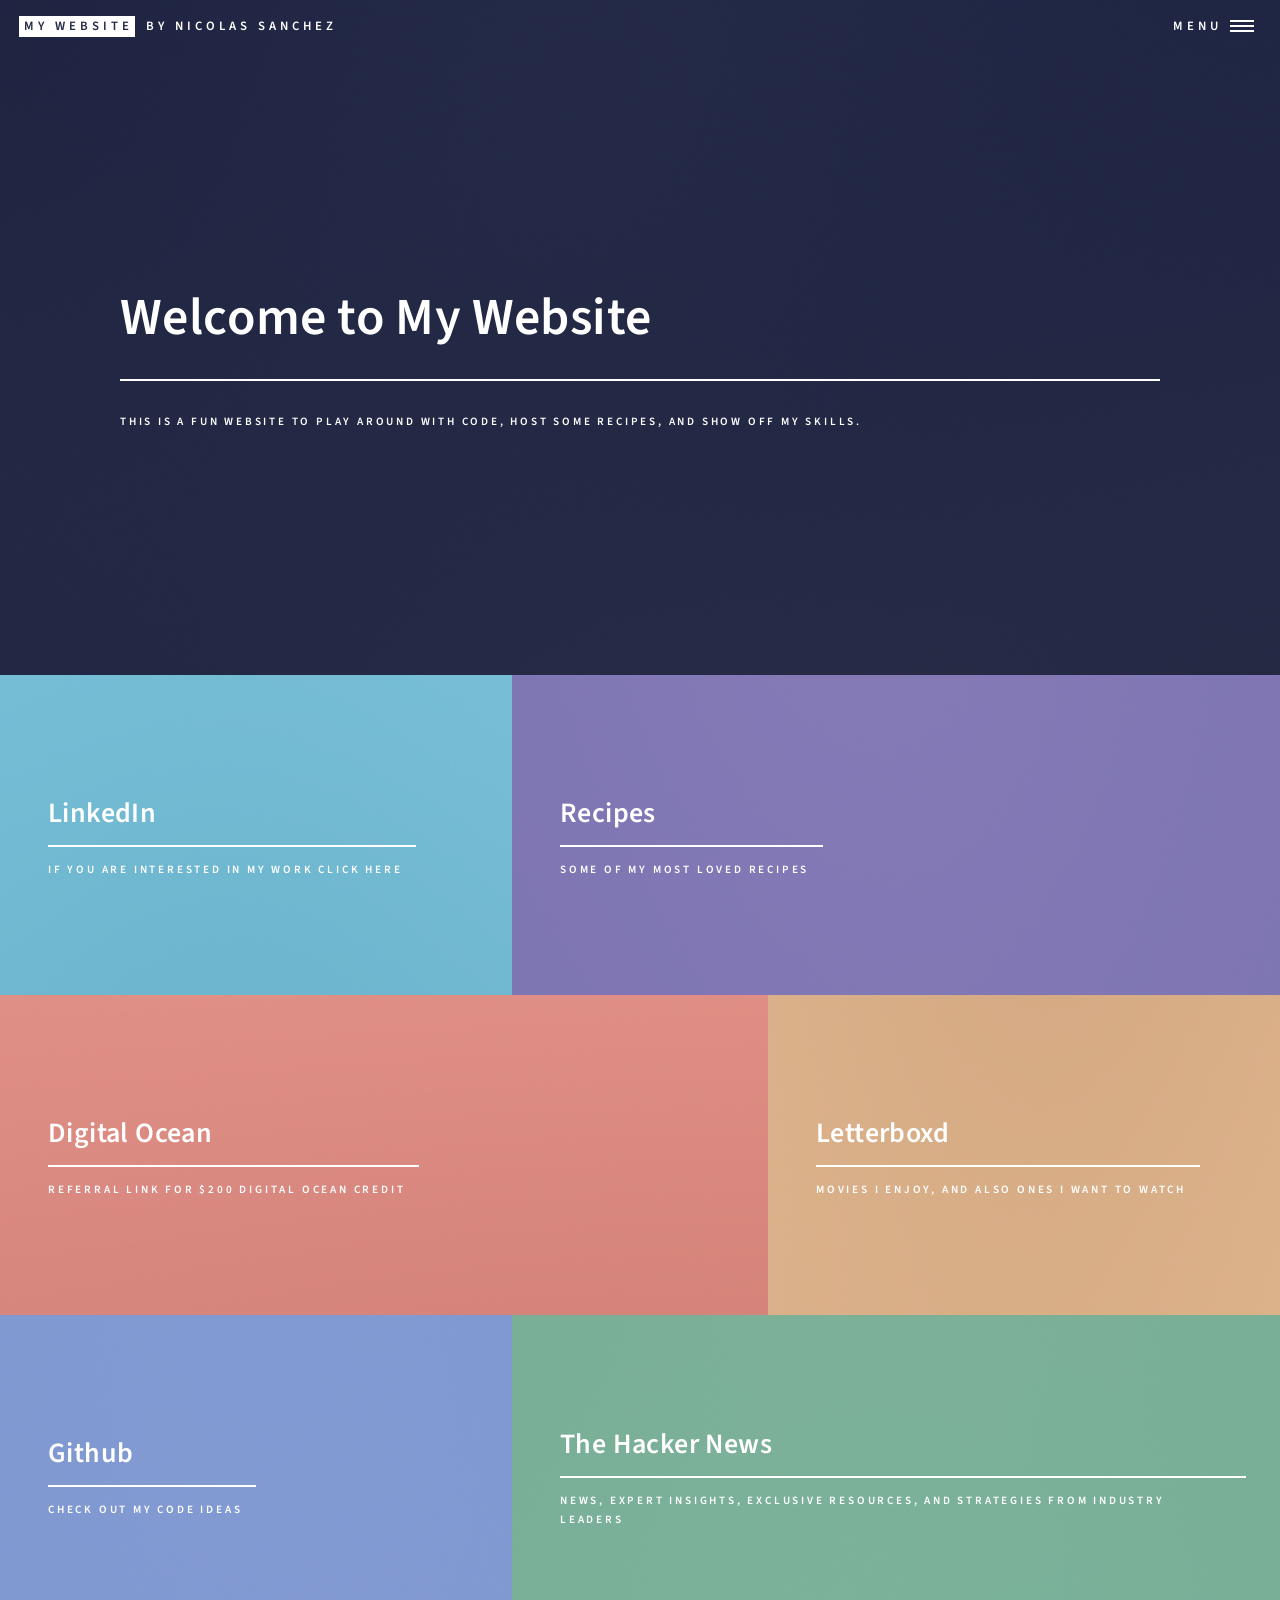
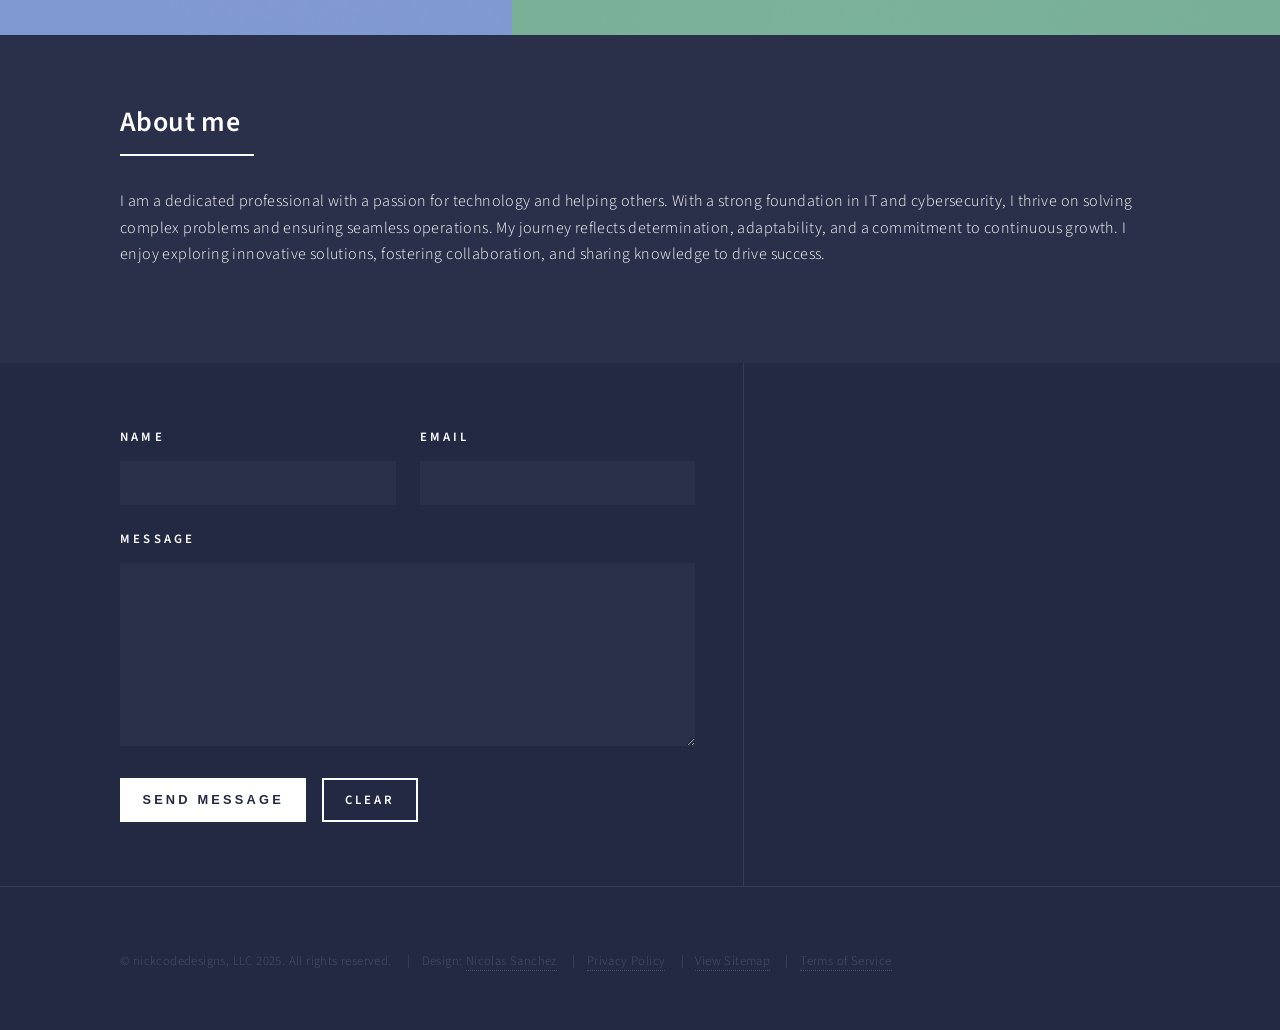
<file: index.html>
<!DOCTYPE HTML>
<html>
<!-- Head -->
	<head>
		<title>My Website</title>
		<meta charset="utf-8" />
		<meta name="viewport" content="width=device-width, initial-scale=1, user-scalable=no" />
		<link rel="stylesheet" href="assets/css/main.css" />
		<noscript><link rel="stylesheet" href="assets/css/noscript.css" /></noscript>
		

	</head>
<!-- Script -->
		<script async src="https://www.googletagmanager.com/gtag/js?id=G-K2CP5734T7">
		</script>
		
	<script>
		window.dataLayer = window.dataLayer || [];function gtag(){dataLayer.push(arguments);} gtag('js', new Date());gtag('config', 'G-K2CP5734T7');
	</script>
	<body class="is-preload">
<!-- Wrapper -->
			<div id="wrapper">
				<!-- Header -->
					<header id="header" class="alt">
						<a href="index.html" class="logo"><strong>My Website</strong> <span>by Nicolas Sanchez</span></a>
						<nav>
							<a href="#menu">Menu</a>
						</nav>
					</header>
				<!-- Menu -->
				<nav id="menu">
					<ul class="links">
						<li><a href="index.html">Home</a></li>
						<li><a href="/pages/recipes.html">Recipes</a></li>
						<li><a href="https://letterboxd.com/nicksanchez02/">My letterboxd</a></li>
						<li><a href="sitemap.html">Sitemap</a></li>
					</ul>
				</nav>
				<!-- Banner -->
					<section id="banner" class="major">
						<div class="inner">
							<header class="major">
								<h1>Welcome to My Website</h1>
							</header>
							<div class="content">
								<p>This is a fun website to play around with code, host some recipes, and show off my skills.<br/></p>
								<ul class="actions">
									
								</ul>
							</div>
						</div>
					</section>
				<!-- Main -->
					<div id="main">
						<!-- One -->
							<section id="one" class="tiles">
								<article>
									<span class="image">
										<img src="images/pic01.jpg" alt="" />
									</span>
									<header class="major">
										<h3><a href="https://www.linkedin.com/feed/?trk=guest_homepage-basic_google-one-tap-submit" class="link">LinkedIn</a></h3>
										<p>If you are interested in my work click here</p>
									</header>
								</article>
								<article>
									<span class="image">
										<img src="images/pic02.jpg" alt="" />
									</span>
									<header class="major">
										<h3><a href="/pages/recipes.html" class="link">Recipes</a></h3>
										<p>Some of my most loved recipes</p>
									</header>
								</article>
								<article>
									<span class="image">
										<img src="images/pic03.jpg" alt="" />
									</span>
									<header class="major">
										<h3><a href="https://www.digitalocean.com/?refcode=6fe667c914c8&utm_campaign=Referral_Invite&utm_medium=Referral_Program&utm_source=badge" class="link">Digital Ocean</a></h3>
										<p>Referral link for $200 Digital Ocean Credit</p>
									</header>
								</article>
								<article>
									<span class="image">
										<img src="images/pic04.jpg" alt="" />
									</span>
									<header class="major">
										<h3><a href="https://letterboxd.com/nicksanchez02/" class="link">Letterboxd</a></h3>
										<p>Movies I enjoy, and also ones I want to watch</p>
									</header>
								</article>
								<article>
									<span class="image">
										<img src="images/pic05.jpg" alt="" />
									</span>
									<header class="major">
										<h3><a href="https://github.com/Nicolasjpsanchez" class="link">Github</a></h3>
										<p>Check out my code ideas</p>
									</header>
								</article>
								<article>
									<span class="image">
										<img src="images/pic06.jpg" alt="" />
									</span>
									<header class="major">
										<h3><a href="https://thehackernews.com/#:~:text=The%20Hacker%20News%20%7C%20%231%20Trusted%20Cybersecurity%20News%20Site" class="link">The Hacker News</a></h3>
										<p>News, expert insights, exclusive resources, and strategies from industry leaders</p>
									</header>
								</article>
							</section>
						<!-- Two -->
							<section id="two">
								<div class="inner">
									<header class="major">
										<h2>About me</h2>
									</header>
									<p>I am a dedicated professional with a passion for technology and helping others. With a strong foundation in IT and cybersecurity, I thrive on solving complex problems and ensuring seamless operations. My journey reflects determination, adaptability, and a commitment to continuous growth. I enjoy exploring innovative solutions, fostering collaboration, and sharing knowledge to drive success.</p>
									<ul class="actions">
									</ul>
								</div>
							</section>
					</div>
				<!-- Contact -->
					<section id="contact">
						<div class="inner">
							<section>
								<form action="https://formspree.io/f/xkggwqeb" method="POST">
									<div class="fields">
										<div class="field half">
											<label for="name">Name</label>
											<input type="text" name="name" id="name" required autocomplete="name" />
										</div>
										<div class="field half">
											<label for="email">Email</label>
											<input type="email" name="email" id="email" required autocomplete="email" />
										</div>
										<div class="field">
											<label for="message">Message</label>
											<textarea name="message" id="message" rows="6" required autocomplete="off"></textarea>
										</div>
									</div>
									<ul class="actions">
										<li><button type="submit" class="primary">Send Message</button></li>
										<li><input type="reset" value="Clear" /></li>
									</ul>
								</form>
								
							</section>
						</div>
					</section>
				<!-- Footer -->
				<footer id="footer">
					<div class="inner">
						<ul class="copyright">
							<li>&copy; nickcodedesigns, LLC 2025. All rights reserved.</li>
							<li>Design: <a href="https://nicolasjpsanchez.com">Nicolas Sanchez</a></li>
							<li><a href="/pages/privacy.html">Privacy Policy</a></li>
							<li><a href="https://nicolasjpsanchez.com/sitemap.xml">View Sitemap</a>
							</li>
							<li><a href="/pages/terms_of_service.html">Terms of Service</a></li>

						</ul>
					</div>
				</footer>
			</div>
	<!-- Scripts -->
		<script src="assets/js/jquery.min.js"></script>
		<script src="assets/js/jquery.scrolly.min.js"></script>
		<script src="assets/js/jquery.scrollex.min.js"></script>
		<script src="assets/js/browser.min.js"></script>
		<script src="assets/js/breakpoints.min.js"></script>
		<script src="assets/js/util.js"></script>
		<script src="assets/js/main.js"></script>
	</body>
</html>
</file>
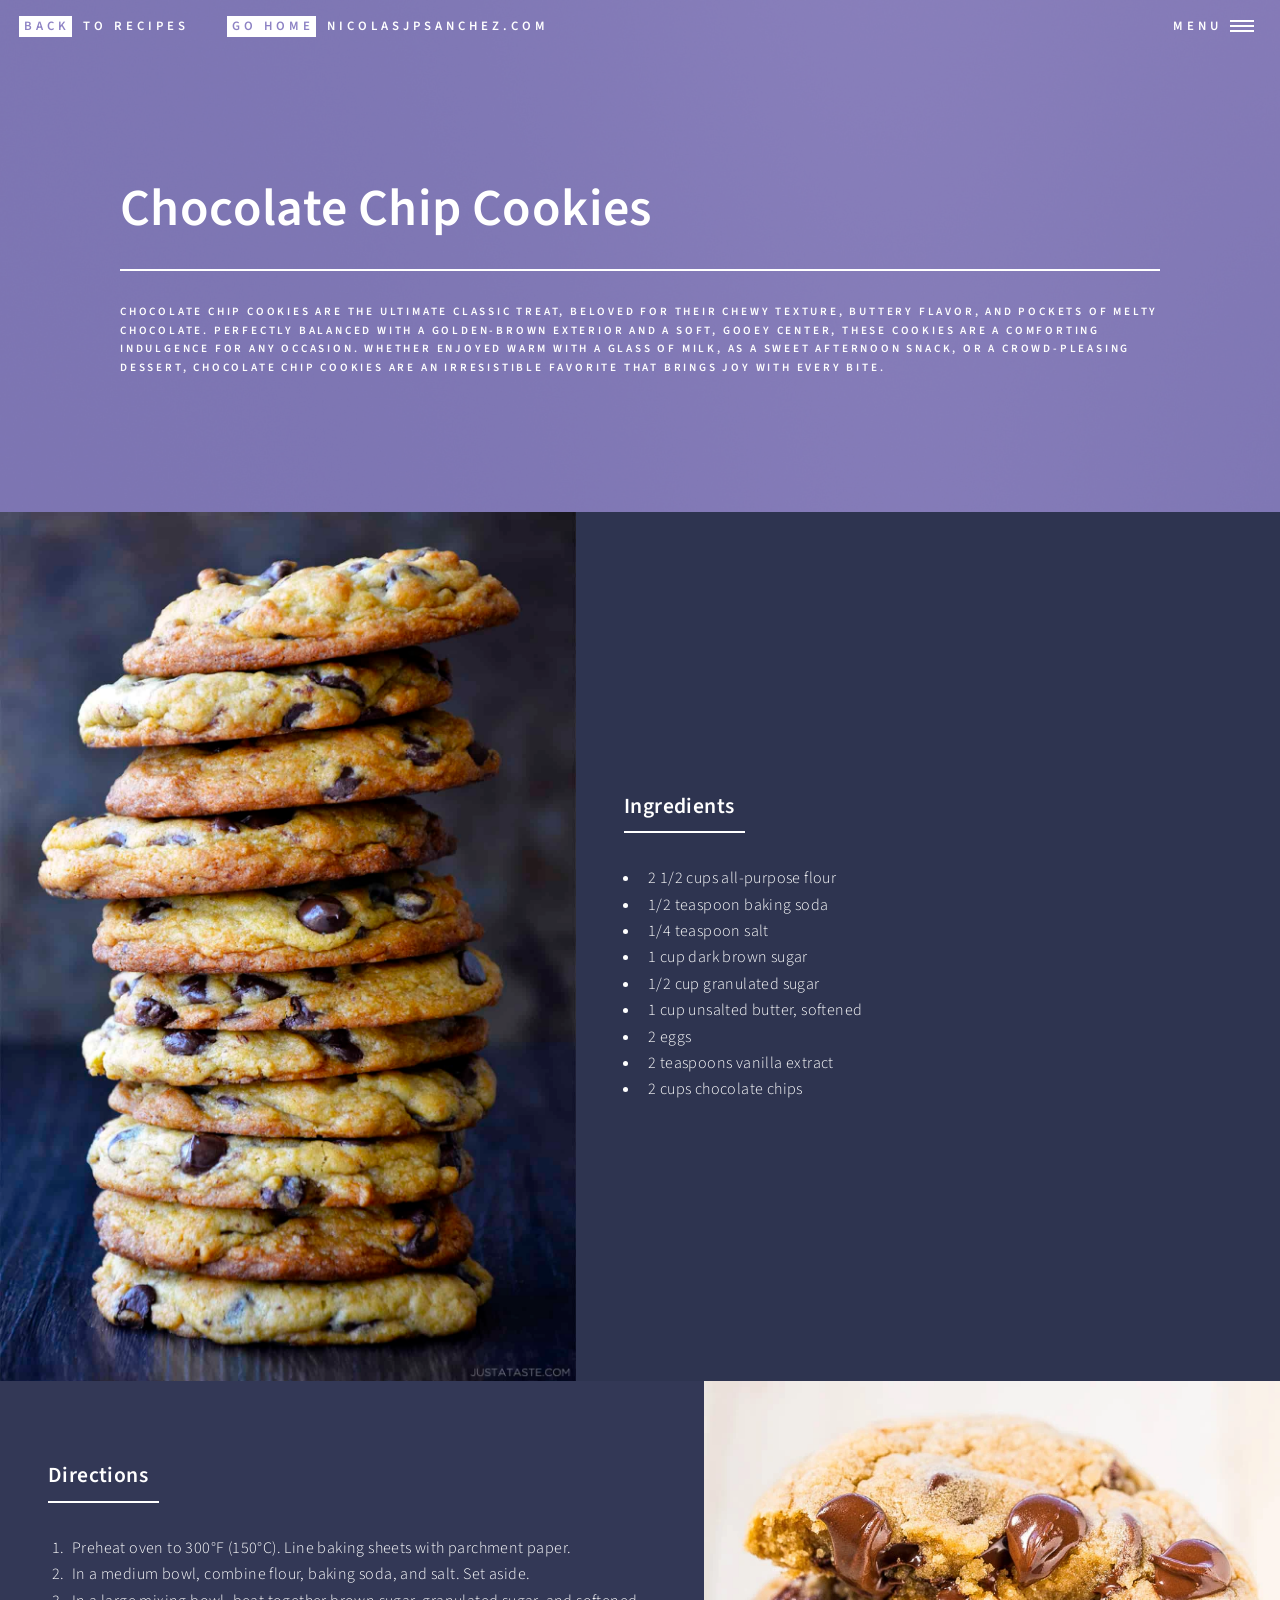
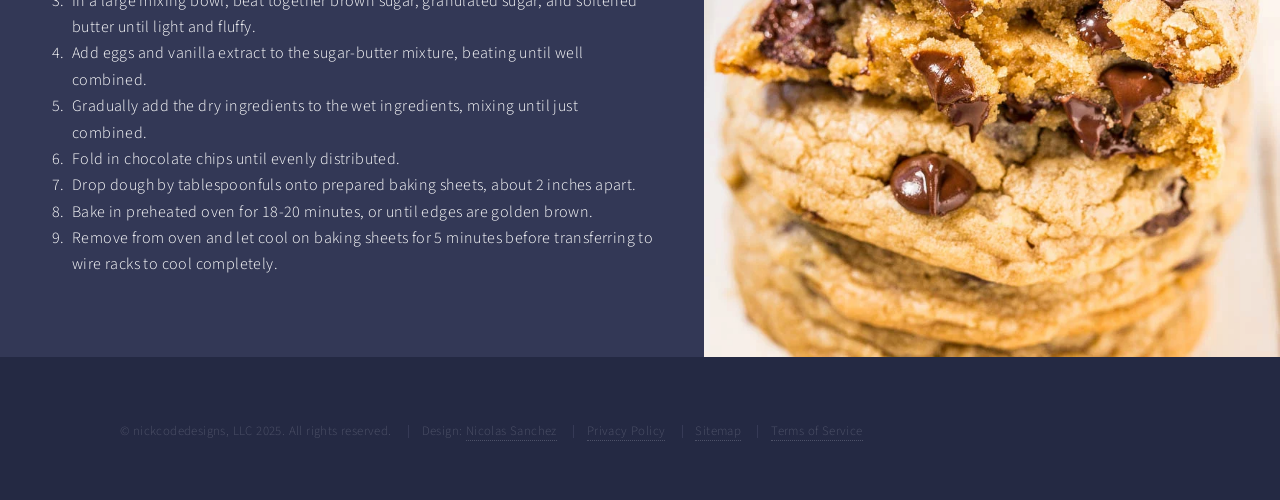
<file: pages/chocolate_chip_cookies.html>
<!DOCTYPE HTML>
<html>
	<head>
		<title>Chocolate Chip Cookies</title>
		<meta charset="utf-8" />
		<meta name="viewport" content="width=device-width, initial-scale=1, user-scalable=no" />
		<link rel="stylesheet" href="../assets/css/main.css" />
		<noscript><link rel="stylesheet" href="../assets/css/noscript.css" /></noscript>
	</head>
	<!-- Google tag (gtag.js) -->
<script async src="https://www.googletagmanager.com/gtag/js?id=G-K2CP5734T7"></script>
<script>
  window.dataLayer = window.dataLayer || [];
  function gtag(){dataLayer.push(arguments);}
  gtag('js', new Date());

  gtag('config', 'G-K2CP5734T7');
</script>
	<body class="is-preload">
		<!-- Wrapper -->
			<div id="wrapper">
				<!-- Header -->
				<!-- Note: The "styleN" class below should match that of the banner element. -->
					<header id="header" class="alt style2">
						<a href="/pages/recipes.html" class="logo"><strong>Back</strong> <span>To Recipes</span></a>
					<a href="/index.html" class="logo"><strong>Go Home</strong> <span>nicolasjpsanchez.com</span></a>
						<nav>
							<a href="#menu">Menu</a>
						</nav>
					</header>
				<!-- Menu -->
					<nav id="menu">
						<ul class="links">
							<li><a href="/index.html">Home</a></li>
							<li><a href="landing.html">Recipes</a></li>
							<li><a href="https://letterboxd.com/nicksanchez02/">My letterboxd</a></li>
							<li><a href="elements.html">Elements</a></li>
						</ul>
					</nav>
				<!-- Banner -->
				<!-- Note: The "styleN" class below should match that of the header element. -->
					<section id="banner" class="style2">
						<div class="inner">
							<span class="image">
								<img src="/images/pic07.jpg" alt="" />
							</span>
							<header class="major">
								<h1>Chocolate Chip Cookies</h1>
							</header>
							<div class="content">
								<p>Chocolate Chip Cookies are the ultimate classic treat, beloved for their chewy texture, buttery flavor, and pockets of melty chocolate. Perfectly balanced with a golden-brown exterior and a soft, gooey center, these cookies are a comforting indulgence for any occasion. Whether enjoyed warm with a glass of milk, as a sweet afternoon snack, or a crowd-pleasing dessert, Chocolate Chip Cookies are an irresistible favorite that brings joy with every bite.</p>
							</div>
						</div>
					</section>
				<!-- Main -->
					<div id="main">
						<!-- One -->
							<section id="one" class="spotlights">
								<section>
									<a href="/images/chipcookies.webp" class="image">
										<img src="/images/chipcookies.webp" alt="Chocolate Chip Cookies" />
									</a>
									<div class="content">
										<div class="inner">
											<header class="major">
												<h3>Ingredients</h3>
											</header>
											<p><ul>
                                                <li>2 1/2 cups all-purpose flour</li>
                                                <li>1/2 teaspoon baking soda</li>
                                                <li>1/4 teaspoon salt</li>
                                                <li>1 cup dark brown sugar</li>
                                                <li>1/2 cup granulated sugar</li>
                                                <li>1 cup unsalted butter, softened</li>
                                                <li>2 eggs</li>
                                                <li>2 teaspoons vanilla extract</li>
                                                <li>2 cups chocolate chips</li>
                                            </ul></p></div>
										</div>
									</section>
									<section>
										<a href="/images/chocchipcookies.webp" class="image">
											<img src="/images/chocchipcookies.webp" alt="" data-position="top center" />
										</a>
										<div class="content">
											<div class="inner">
												<header class="major">
												<h3>Directions</h3>
											</header>
											<p>
                                                <ol>
                                                <li>Preheat oven to 300°F (150°C). Line baking sheets with parchment paper.</li>
                                                <li>In a medium bowl, combine flour, baking soda, and salt. Set aside.</li>
                                                <li>In a large mixing bowl, beat together brown sugar, granulated sugar, and softened butter until light and fluffy.</li>
                                                <li>Add eggs and vanilla extract to the sugar-butter mixture, beating until well combined.</li>
                                                <li>Gradually add the dry ingredients to the wet ingredients, mixing until just combined.</li>
                                                <li>Fold in chocolate chips until evenly distributed.</li>
                                                <li>Drop dough by tablespoonfuls onto prepared baking sheets, about 2 inches apart.</li>
                                                <li>Bake in preheated oven for 18-20 minutes, or until edges are golden brown.</li>
                                                <li>Remove from oven and let cool on baking sheets for 5 minutes before transferring to wire racks to cool completely.</li>
                                            </ol>
                                        </p>
									</div>
								</div>
						</section>
					</div>
				<!-- Footer -->
					<footer id="footer">
						<div class="inner">
							<ul class="copyright">
								<li>&copy; nickcodedesigns, LLC 2025. All rights reserved.</li>
								<li>Design: <a href="https://nicolasjpsanchez.com">Nicolas Sanchez</a></li>
								<li><a href="/pages/privacy.html">Privacy Policy</a></li>
								<li><a href="/sitemap.xml">Sitemap</a></li>
								<li><a href="/pages/terms_of_service.html">Terms of Service</a></li>
							</ul>
						</div>
					</footer>
				</div>
		<!-- Scripts -->
			<script src="../assets/js/jquery.min.js"></script>
			<script src="../assets/js/jquery.scrolly.min.js"></script>
			<script src="../assets/js/jquery.scrollex.min.js"></script>
			<script src="../assets/js/browser.min.js"></script>
			<script src="../assets/js/breakpoints.min.js"></script>
			<script src="../assets/js/util.js"></script>
			<script src="../assets/js/main.js"></script>
	</body>
</html>
</file>
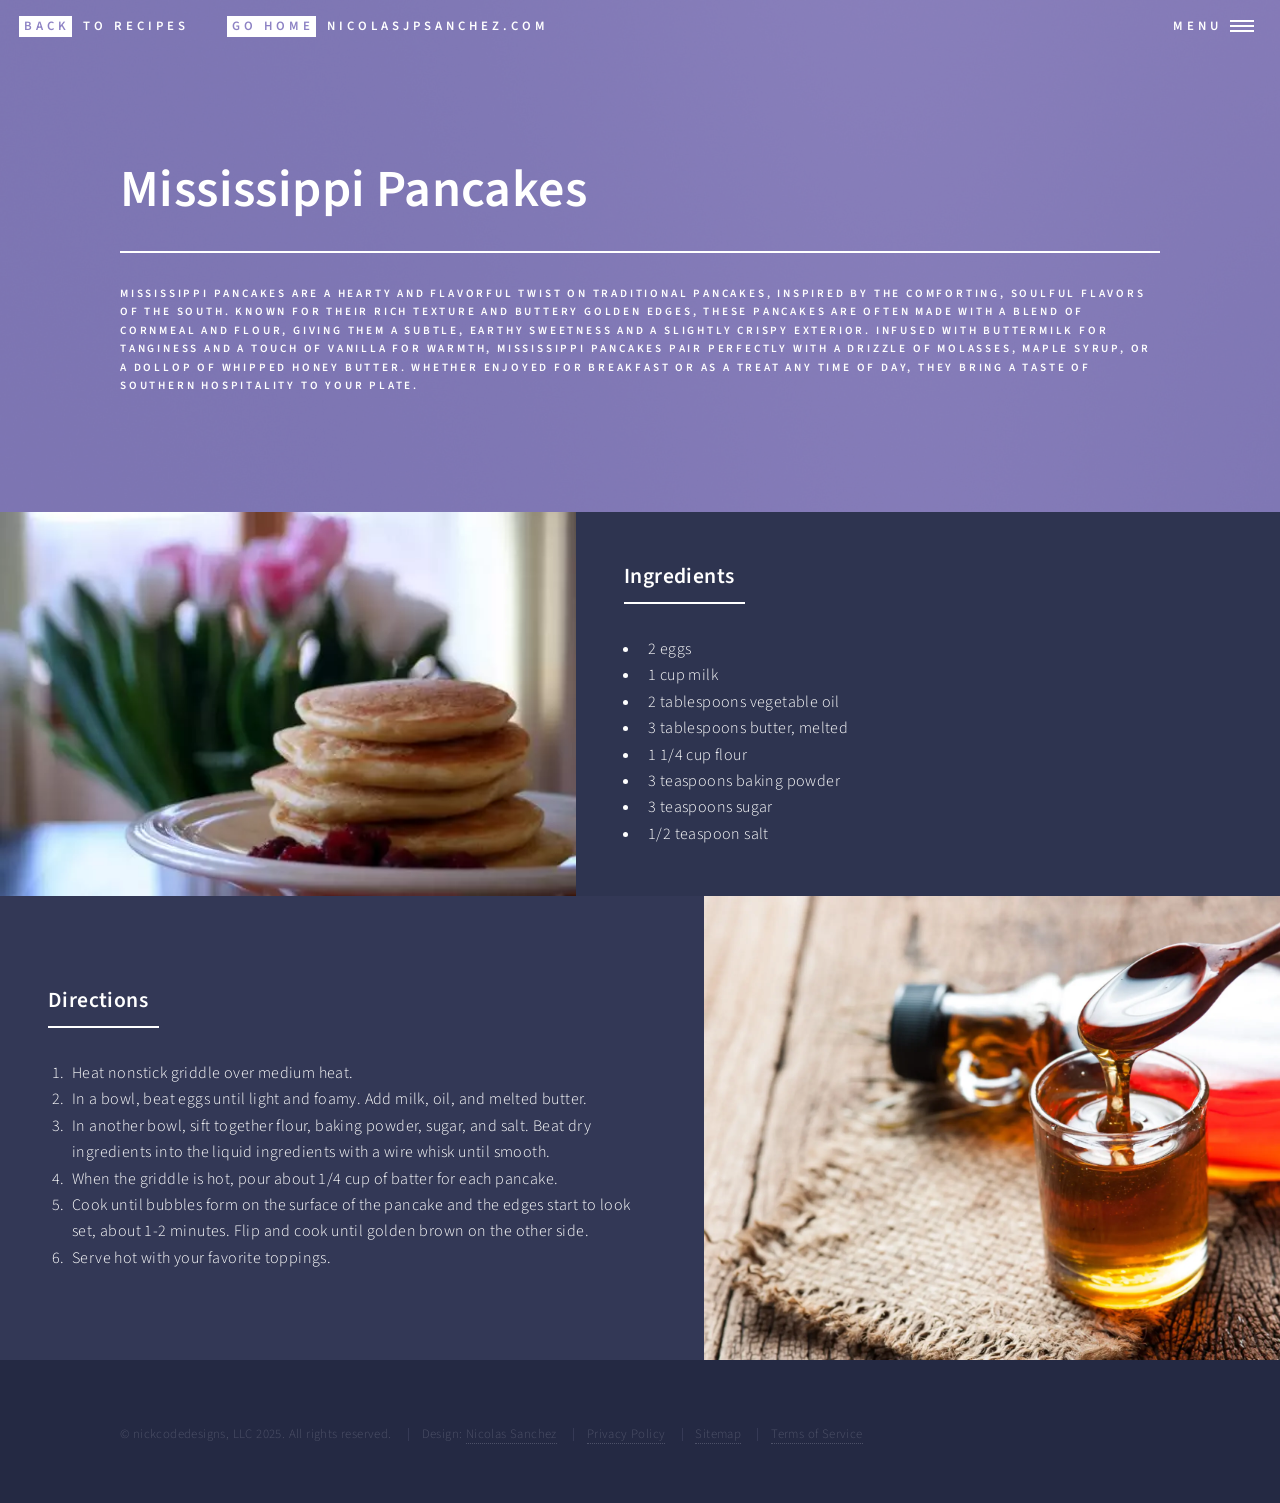
<file: pages/mississippi_pancakes.html>
<!DOCTYPE HTML>
<html>
	<head>
		<title>Pancakes</title>
		<meta charset="utf-8" />
		<meta name="viewport" content="width=device-width, initial-scale=1, user-scalable=no" />
		<link rel="stylesheet" href="../assets/css/main.css" />
		<noscript><link rel="stylesheet" href="../assets/css/noscript.css" /></noscript>
	</head>
	<!-- Google tag (gtag.js) -->
<script async src="https://www.googletagmanager.com/gtag/js?id=G-K2CP5734T7"></script>
<script>
  window.dataLayer = window.dataLayer || [];
  function gtag(){dataLayer.push(arguments);}
  gtag('js', new Date());

  gtag('config', 'G-K2CP5734T7');
</script>
	<body class="is-preload">
		<!-- Wrapper -->
			<div id="wrapper">
				<!-- Header -->
				<!-- Note: The "styleN" class below should match that of the banner element. -->
					<header id="header" class="alt style2">
						<a href="/pages/recipes.html" class="logo"><strong>Back</strong> <span>To Recipes</span></a>
					<a href="/index.html" class="logo"><strong>Go Home</strong> <span>nicolasjpsanchez.com</span></a>
						<nav>
							<a href="#menu">Menu</a>
						</nav>
					</header>
				<!-- Menu -->
					<nav id="menu">
						<ul class="links">
							<li><a href="index.html">Home</a></li>
							<li><a href="recipes.html">Recipes</a></li>
							<li><a href="https://letterboxd.com/nicksanchez02/">My letterboxd</a></li>
							<li><a href="/sitemap.html">Sitemap</a></li>
						</ul>
					</nav>
				<!-- Banner -->
				<!-- Note: The "styleN" class below should match that of the header element. -->
					<section id="banner" class="style2">
						<div class="inner">
							<span class="image">
								<img src="../images/pic07.jpg" alt="" />
							</span>
							<header class="major">
								<h1>Mississippi Pancakes</h1>
							</header>
							<div class="content">
								<p>Mississippi Pancakes are a hearty and flavorful twist on traditional pancakes, inspired by the comforting, soulful flavors of the South. Known for their rich texture and buttery golden edges, these pancakes are often made with a blend of cornmeal and flour, giving them a subtle, earthy sweetness and a slightly crispy exterior. Infused with buttermilk for tanginess and a touch of vanilla for warmth, Mississippi Pancakes pair perfectly with a drizzle of molasses, maple syrup, or a dollop of whipped honey butter. Whether enjoyed for breakfast or as a treat any time of day, they bring a taste of Southern hospitality to your plate.</p>
							</div>
						</div>
					</section>
				<!-- Main -->
					<div id="main">
						<!-- One -->
							<section id="one" class="spotlights">
								<section>
									<a href="/images/pancakes.webp" class="image">
										<img src="/images/pancakes.webp" alt="Chocolate Chip Cookies" />
									</a>
									<div class="content">
										<div class="inner">
											<header class="major">
												<h3>Ingredients</h3>
											</header>
											<p><ul>
												<li>2 eggs</li>
												<li>1 cup milk</li>
												<li>2 tablespoons vegetable oil</li>
												<li>3 tablespoons butter, melted</li>
												<li>1 1/4 cup flour</li>
												<li>3 teaspoons baking powder</li>
												<li>3 teaspoons sugar</li>
												<li>1/2 teaspoon salt</li>
											</ul></p></div>
										</div>
									</section>
									<section>
										<a href="/images/syrup.jpg" class="image">
											<img src="/images/syrup.jpg" alt="" data-position="top center" />
										</a>
										<div class="content">
											<div class="inner">
												<header class="major">
												<h3>Directions</h3>
											</header>
											<p>
												<ol>
                                                    <li>Heat nonstick griddle over medium heat.</li>
                                                    <li>In a bowl, beat eggs until light and foamy. Add milk, oil, and melted butter.</li>
                                                    <li>In another bowl, sift together flour, baking powder, sugar, and salt. Beat dry ingredients into the liquid ingredients with a wire whisk until smooth.</li>
                                                    <li>When the griddle is hot, pour about 1/4 cup of batter for each pancake.</li>
                                                    <li>Cook until bubbles form on the surface of the pancake and the edges start to look set, about 1-2 minutes. Flip and cook until golden brown on the other side.</li>
                                                    <li>Serve hot with your favorite toppings.</li>
                                                </ol>
                                        </p>
									</div>
								</div>
						</section>
					</div>
				<!-- Footer -->
					<footer id="footer">
						<div class="inner">
							<ul class="copyright">
								<li>&copy; nickcodedesigns, LLC 2025. All rights reserved.</li>
								<li>Design: <a href="https://nicolasjpsanchez.com">Nicolas Sanchez</a></li>
								<li><a href="/pages/privacy.html">Privacy Policy</a></li>
								<li><a href="/sitemap.xml">Sitemap</a></li>
								<li><a href="/pages/terms_of_service.html">Terms of Service</a></li>
							</ul>
						</div>
					</footer>
				</div>
		<!-- Scripts -->
			<script src="../assets/js/jquery.min.js"></script>
			<script src="../assets/js/jquery.scrolly.min.js"></script>
			<script src="../assets/js/jquery.scrollex.min.js"></script>
			<script src="../assets/js/browser.min.js"></script>
			<script src="../assets/js/breakpoints.min.js"></script>
			<script src="../assets/js/util.js"></script>
			<script src="../assets/js/main.js"></script>
	</body>
</html>
</file>
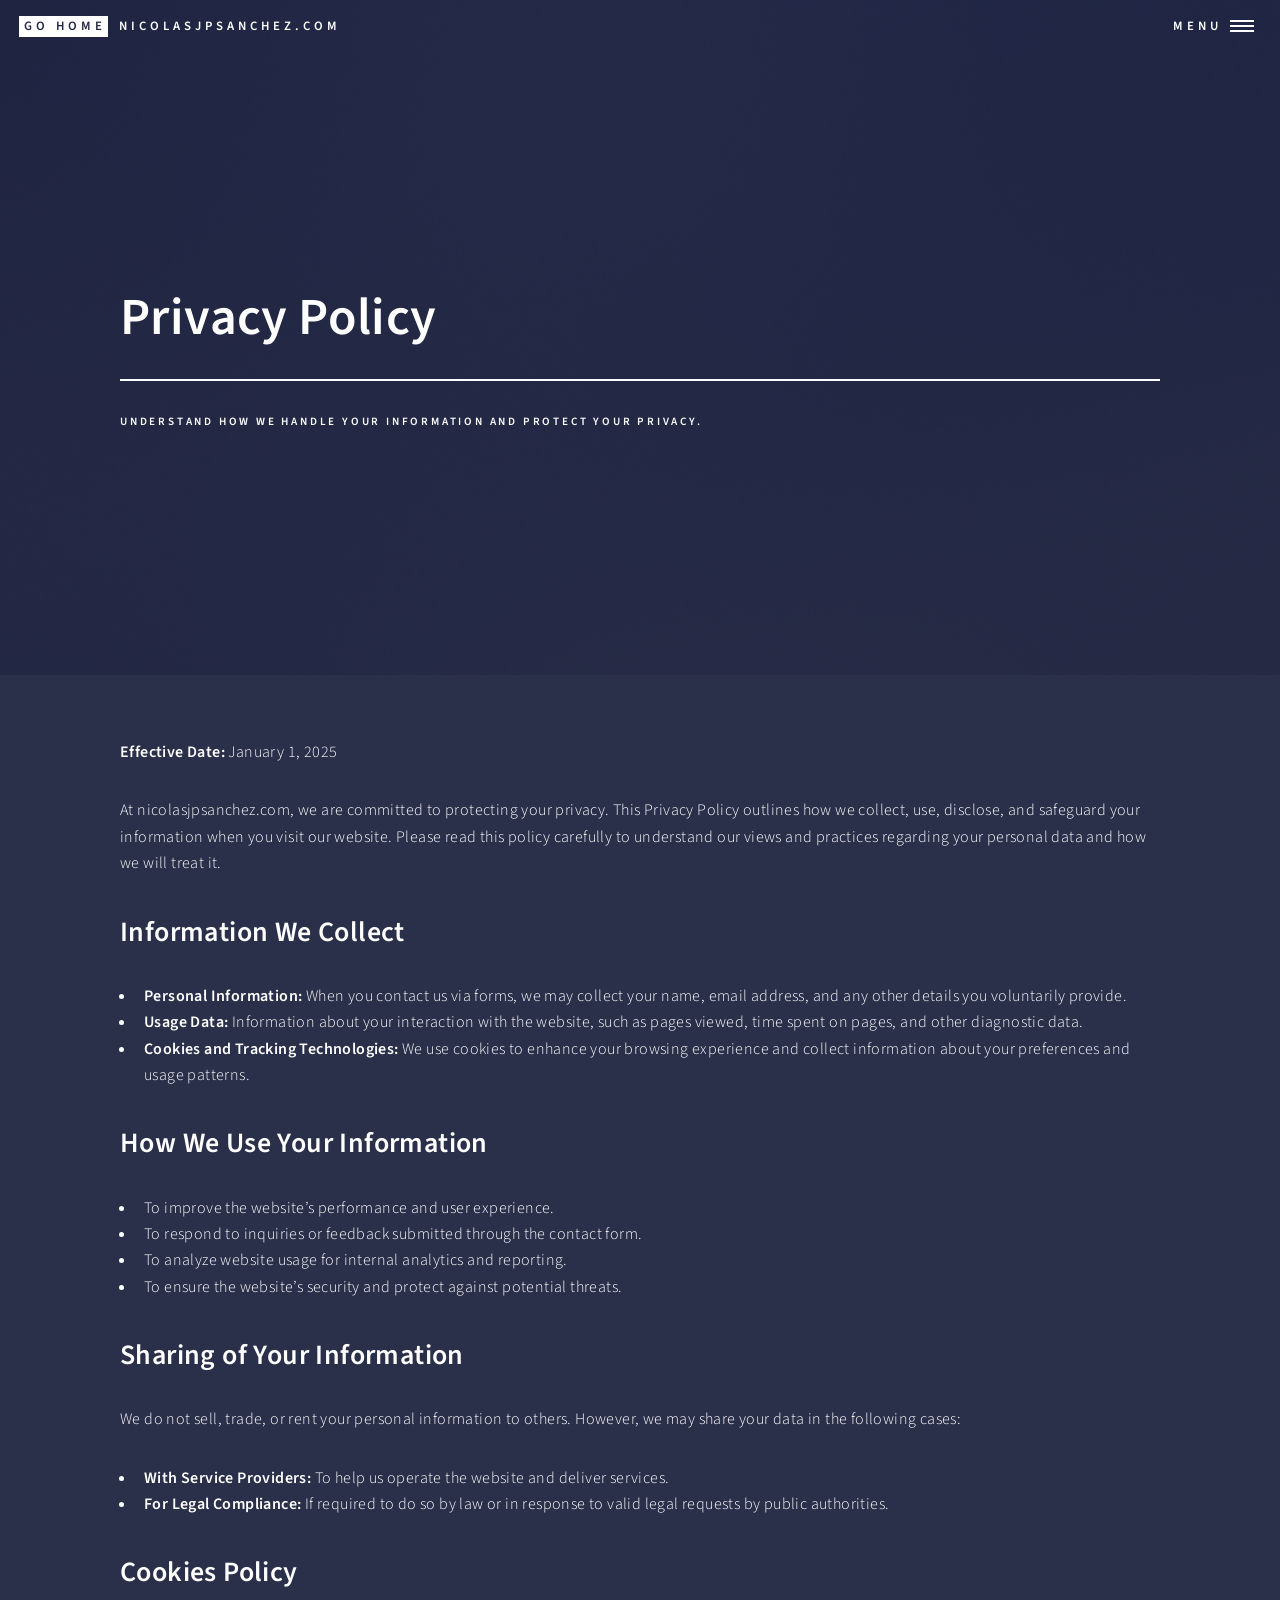
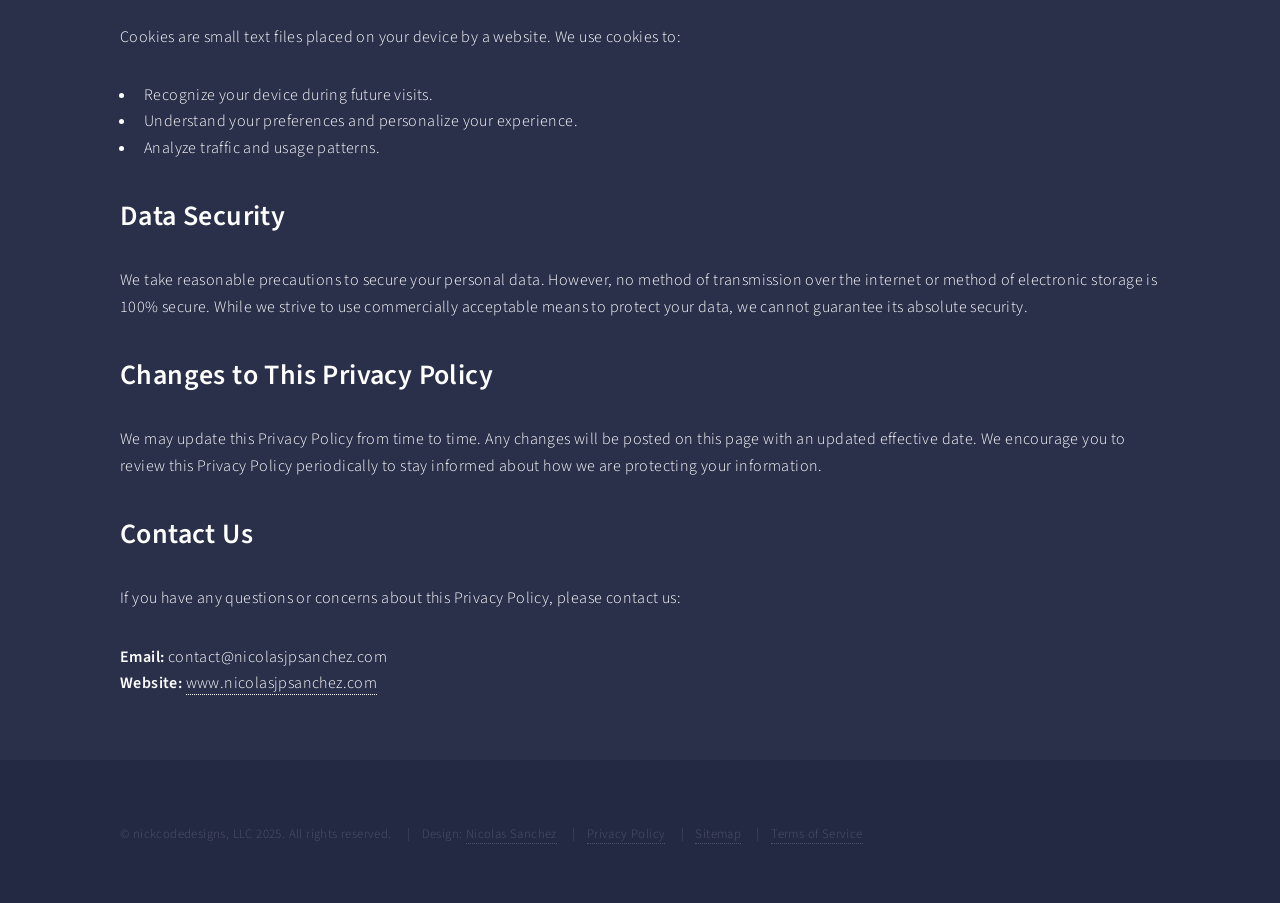
<file: pages/privacy.html>
<!DOCTYPE HTML>
<html lang="en">
<head>
    <title>Privacy Policy</title>
    <meta charset="utf-8" />
    <meta name="viewport" content="width=device-width, initial-scale=1, user-scalable=no" />
    <link rel="stylesheet" href="/assets/css/main.css" />
    <noscript><link rel="stylesheet" href="/assets/css/noscript.css" /></noscript>
</head>
<!-- Google tag (gtag.js) -->
<script async src="https://www.googletagmanager.com/gtag/js?id=G-K2CP5734T7"></script>
<script>
  window.dataLayer = window.dataLayer || [];
  function gtag(){dataLayer.push(arguments);}
  gtag('js', new Date());

  gtag('config', 'G-K2CP5734T7');
</script>
<body class="is-preload">

    <!-- Wrapper -->
    <div id="wrapper">

        <!-- Header -->
        <header id="header" class="alt">
            <a href="/index.html" class="logo"><strong>Go Home</strong> <span>Nicolasjpsanchez.com</span></a>
            <nav>
                <a href="#menu">Menu</a>
            </nav>
        </header>

        <!-- Menu -->
        <nav id="menu">
            <ul class="links">
                <li><a href="index.html">Home</a></li>
                <li><a href="recipes.html">Recipes</a></li>
                <li><a href="https://letterboxd.com/nicksanchez02/">My letterboxd</a></li>
                <li><a href="/sitemap.html">Sitemap</a></li>
                <li><a href="/privacy.html">Privacy Policy</a></li>
            </ul>
        </nav>

        <!-- Banner -->
        <section id="banner" class="major">
            <div class="inner">
                <header class="major">
                    <h1>Privacy Policy</h1>
                </header>
                <div class="content">
                    <p>Understand how we handle your information and protect your privacy.</p>
                </div>
            </div>
        </section>

        <!-- Main Content -->
        <main id="main">
            <div class="inner">
                <p><strong>Effective Date:</strong> January 1, 2025</p>
                <p>At nicolasjpsanchez.com, we are committed to protecting your privacy. This Privacy Policy outlines how we collect, use, disclose, and safeguard your information when you visit our website. Please read this policy carefully to understand our views and practices regarding your personal data and how we will treat it.</p>

                <h2>Information We Collect</h2>
                <ul>
                    <li><strong>Personal Information:</strong> When you contact us via forms, we may collect your name, email address, and any other details you voluntarily provide.</li>
                    <li><strong>Usage Data:</strong> Information about your interaction with the website, such as pages viewed, time spent on pages, and other diagnostic data.</li>
                    <li><strong>Cookies and Tracking Technologies:</strong> We use cookies to enhance your browsing experience and collect information about your preferences and usage patterns.</li>
                </ul>

                <h2>How We Use Your Information</h2>
                <ul>
                    <li>To improve the website’s performance and user experience.</li>
                    <li>To respond to inquiries or feedback submitted through the contact form.</li>
                    <li>To analyze website usage for internal analytics and reporting.</li>
                    <li>To ensure the website’s security and protect against potential threats.</li>
                </ul>

                <h2>Sharing of Your Information</h2>
                <p>We do not sell, trade, or rent your personal information to others. However, we may share your data in the following cases:</p>
                <ul>
                    <li><strong>With Service Providers:</strong> To help us operate the website and deliver services.</li>
                    <li><strong>For Legal Compliance:</strong> If required to do so by law or in response to valid legal requests by public authorities.</li>
                </ul>

                <h2>Cookies Policy</h2>
                <p>Cookies are small text files placed on your device by a website. We use cookies to:</p>
                <ul>
                    <li>Recognize your device during future visits.</li>
                    <li>Understand your preferences and personalize your experience.</li>
                    <li>Analyze traffic and usage patterns.</li>
                </ul>

                <h2>Data Security</h2>
                <p>We take reasonable precautions to secure your personal data. However, no method of transmission over the internet or method of electronic storage is 100% secure. While we strive to use commercially acceptable means to protect your data, we cannot guarantee its absolute security.</p>

                <h2>Changes to This Privacy Policy</h2>
                <p>We may update this Privacy Policy from time to time. Any changes will be posted on this page with an updated effective date. We encourage you to review this Privacy Policy periodically to stay informed about how we are protecting your information.</p>

                <h2>Contact Us</h2>
                <p>If you have any questions or concerns about this Privacy Policy, please contact us:</p>
                <p><strong>Email:</strong> contact@nicolasjpsanchez.com<br><strong>Website:</strong> <a href="https://nicolasjpsanchez.com">www.nicolasjpsanchez.com</a></p>
            </div>
        </main>

        <!-- Footer -->
        <footer id="footer">
            <div class="inner">
                <ul class="copyright">
                    <li>&copy; nickcodedesigns, LLC 2025. All rights reserved.</li>
                    <li>Design: <a href="https://nicolasjpsanchez.com">Nicolas Sanchez</a></li>
                    <li><a href="/pages/privacy.html">Privacy Policy</a></li>
                    <li><a href="/sitemap.xml">Sitemap</a></li>
                    <li><a href="/pages/terms_of_service.html">Terms of Service</a></li>
                </ul>
            </div>
        </footer>
    </div>

    <!-- Scripts -->
    <script src="/assets/js/jquery.min.js"></script>
    <script src="/assets/js/jquery.scrolly.min.js"></script>
    <script src="/assets/js/jquery.scrollex.min.js"></script>
    <script src="/assets/js/browser.min.js"></script>
    <script src="/assets/js/breakpoints.min.js"></script>
    <script src="/assets/js/util.js"></script>
    <script src="/assets/js/main.js"></script>
</body>
</html>
</file>
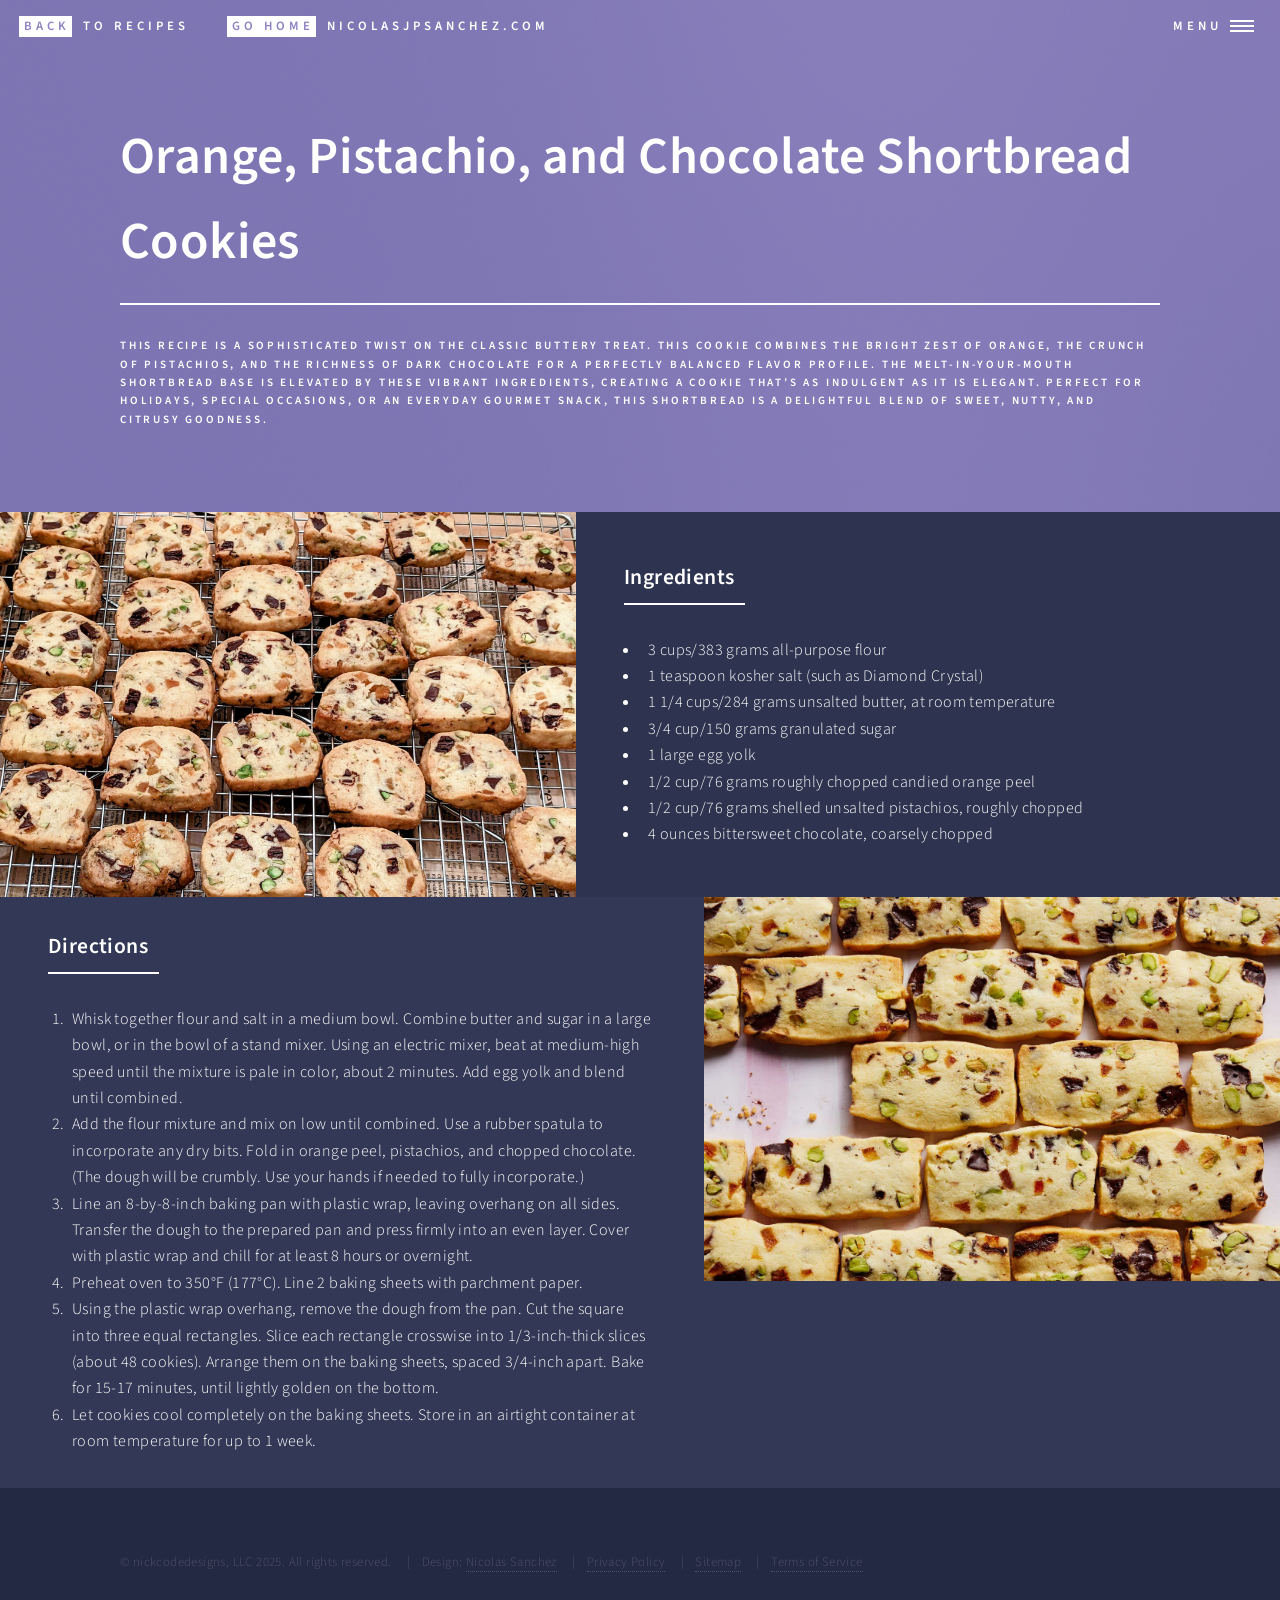
<file: pages/shortbread.html>
<!DOCTYPE HTML>
<html>
	<head>
		<title>Shortbread</title>
		<meta charset="utf-8" />
		<meta name="viewport" content="width=device-width, initial-scale=1, user-scalable=no" />
		<link rel="stylesheet" href="../assets/css/main.css" />
		<noscript><link rel="stylesheet" href="../assets/css/noscript.css" /></noscript>
	</head>
	<!-- Google tag (gtag.js) -->
<script async src="https://www.googletagmanager.com/gtag/js?id=G-K2CP5734T7"></script>
<script>
  window.dataLayer = window.dataLayer || [];
  function gtag(){dataLayer.push(arguments);}
  gtag('js', new Date());

  gtag('config', 'G-K2CP5734T7');
</script>
	<body class="is-preload">
		<!-- Wrapper -->
			<div id="wrapper">
				<!-- Header -->
				<!-- Note: The "styleN" class below should match that of the banner element. -->
					<header id="header" class="alt style2">
						<a href="/pages/recipes.html" class="logo"><strong>Back</strong> <span>To Recipes</span></a>
					<a href="/index.html" class="logo"><strong>Go Home</strong> <span>nicolasjpsanchez.com</span></a>
						<nav>
							<a href="#menu">Menu</a>
						</nav>
					</header>
				<!-- Menu -->
					<nav id="menu">
						<ul class="links">
							<li><a href="index.html">Home</a></li>
							<li><a href="recipes.html">Recipes</a></li>
							<li><a href="https://letterboxd.com/nicksanchez02/">My letterboxd</a></li>
							<li><a href="/sitemap.html">Sitemap</a></li>
						</ul>
					</nav>
				<!-- Banner -->
				<!-- Note: The "styleN" class below should match that of the header element. -->
					<section id="banner" class="style2">
						<div class="inner">
							<span class="image">
								<img src="/images/pic07.jpg" alt="" />
							</span>
							<header class="major">
								<h1>Orange, Pistachio, and Chocolate Shortbread Cookies</h1>
							</header>
							<div class="content">
								<p>This recipe is a sophisticated twist on the classic buttery treat. This cookie combines the bright zest of orange, the crunch of pistachios, and the richness of dark chocolate for a perfectly balanced flavor profile. The melt-in-your-mouth shortbread base is elevated by these vibrant ingredients, creating a cookie that’s as indulgent as it is elegant. Perfect for holidays, special occasions, or an everyday gourmet snack, this shortbread is a delightful blend of sweet, nutty, and citrusy goodness.</p>
							</div>
						</div>
					</section>
				<!-- Main -->
					<div id="main">
						<!-- One -->
							<section id="one" class="spotlights">
								<section>
									<a href="/images/shortbread.jpg" class="image">
										<img src="/images/shortbread.jpg" alt="Shortbread Cookies" />
									</a>
									<div class="content">
										<div class="inner">
											<header class="major">
												<h3>Ingredients</h3>
											</header>
											<p> <ul>
												<li>3 cups/383 grams all-purpose flour</li>
												<li>1 teaspoon kosher salt (such as Diamond Crystal)</li>
												<li>1 1/4 cups/284 grams unsalted butter, at room temperature</li>
												<li>3/4 cup/150 grams granulated sugar</li>
												<li>1 large egg yolk</li>
												<li>1/2 cup/76 grams roughly chopped candied orange peel</li>
												<li>1/2 cup/76 grams shelled unsalted pistachios, roughly chopped</li>
												<li>4 ounces bittersweet chocolate, coarsely chopped</li>
											</ul>
								</p></div>
										</div>
									</section>
									<section>
										<a href="/images/shortbread.webp" class="image">
											<img src="/images/shortbread.webp" alt="Shortbread Cookies" data-position="top center" />
										</a>
										<div class="content">
											<div class="inner">
												<header class="major">
												<h3>Directions</h3>
											</header>
											<p>
												<ol>
                                                    <li>Whisk together flour and salt in a medium bowl. Combine butter and sugar in a large bowl, or in the bowl of a stand mixer. Using an electric mixer, beat at medium-high speed until the mixture is pale in color, about 2 minutes. Add egg yolk and blend until combined.</li>
                                                    <li>Add the flour mixture and mix on low until combined. Use a rubber spatula to incorporate any dry bits. Fold in orange peel, pistachios, and chopped chocolate. (The dough will be crumbly. Use your hands if needed to fully incorporate.)</li>
                                                    <li>Line an 8-by-8-inch baking pan with plastic wrap, leaving overhang on all sides. Transfer the dough to the prepared pan and press firmly into an even layer. Cover with plastic wrap and chill for at least 8 hours or overnight.</li>
                                                    <li>Preheat oven to 350°F (177°C). Line 2 baking sheets with parchment paper.</li>
                                                    <li>Using the plastic wrap overhang, remove the dough from the pan. Cut the square into three equal rectangles. Slice each rectangle crosswise into 1/3-inch-thick slices (about 48 cookies). Arrange them on the baking sheets, spaced 3/4-inch apart. Bake for 15-17 minutes, until lightly golden on the bottom.</li>
                                                    <li>Let cookies cool completely on the baking sheets. Store in an airtight container at room temperature for up to 1 week.</li>
                                                </ol>
                                        </p>
									</div>
								</div>
						</section>
					</div>
				<!-- Footer -->
					<footer id="footer">
						<div class="inner">
							<ul class="copyright">
								<li>&copy; nickcodedesigns, LLC 2025. All rights reserved.</li>
								<li>Design: <a href="https://nicolasjpsanchez.com">Nicolas Sanchez</a></li>
								<li><a href="/pages/privacy.html">Privacy Policy</a></li>
								<li><a href="/sitemap.xml">Sitemap</a></li>
								<li><a href="/pages/terms_of_service.html">Terms of Service</a></li>
							</ul>
						</div>
					</footer>
				</div>
		<!-- Scripts -->
			<script src="../assets/js/jquery.min.js"></script>
			<script src="../assets/js/jquery.scrolly.min.js"></script>
			<script src="../assets/js/jquery.scrollex.min.js"></script>
			<script src="../assets/js/browser.min.js"></script>
			<script src="../assets/js/breakpoints.min.js"></script>
			<script src="../assets/js/util.js"></script>
			<script src="../assets/js/main.js"></script>
	</body>
</html>
</file>
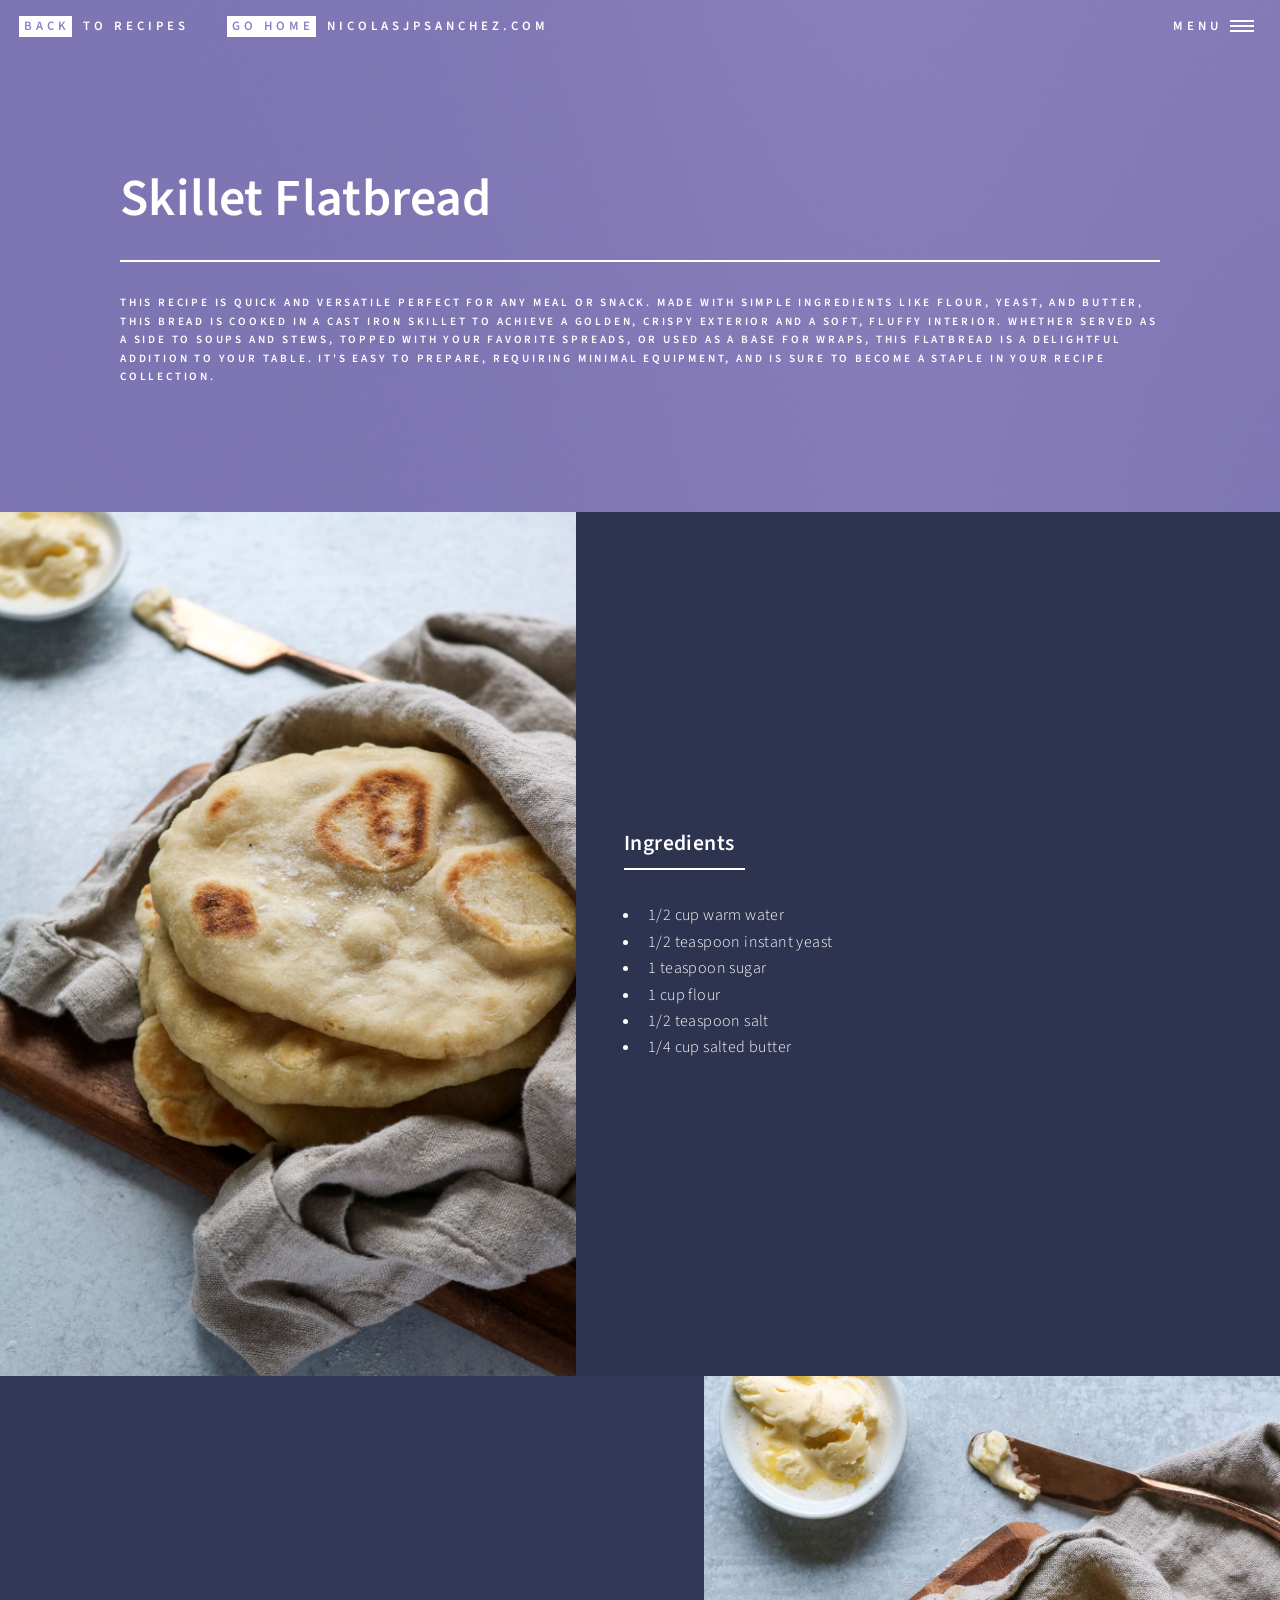
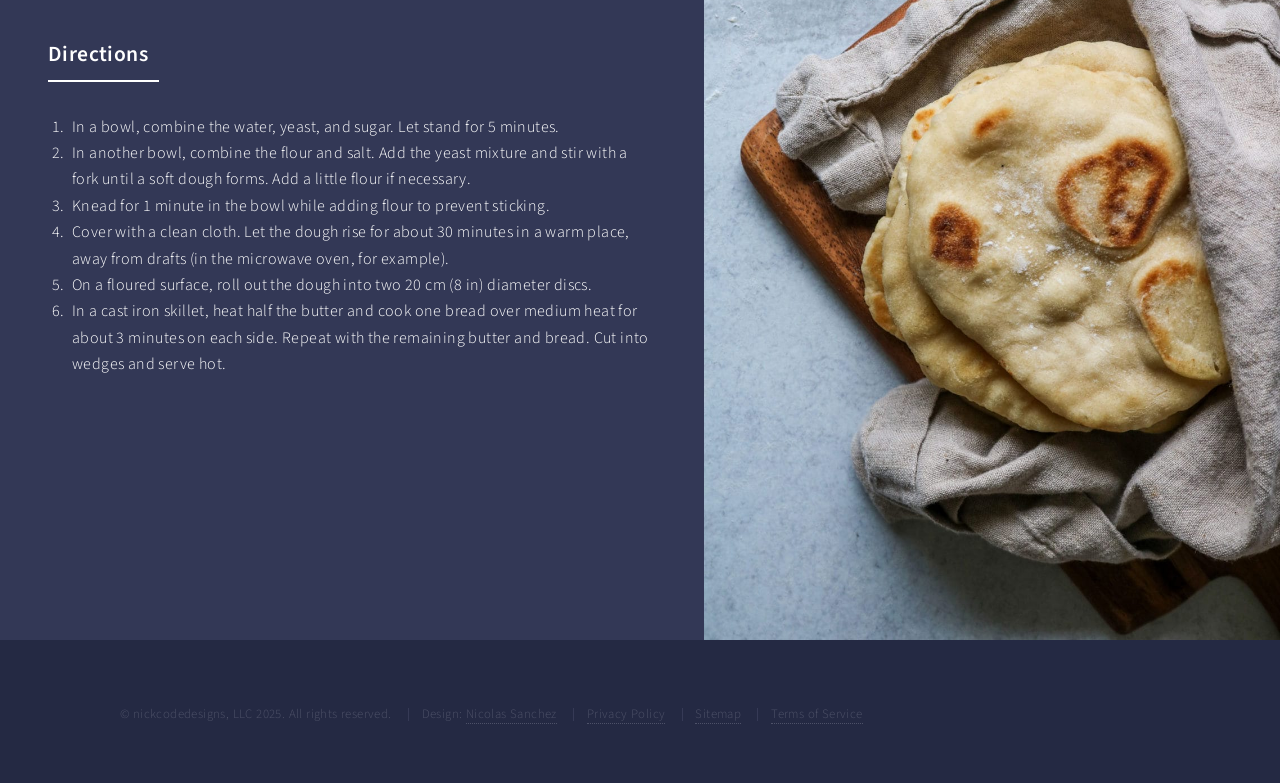
<file: pages/skillet_flatbread.html>
<!DOCTYPE HTML>
<html>
	<head>
		<title>Flatbread</title>
		<meta charset="utf-8" />
		<meta name="viewport" content="width=device-width, initial-scale=1, user-scalable=no" />
		<link rel="stylesheet" href="../assets/css/main.css" />
		<noscript><link rel="stylesheet" href="../assets/css/noscript.css" /></noscript>
	</head>
	<!-- Google tag (gtag.js) -->
<script async src="https://www.googletagmanager.com/gtag/js?id=G-K2CP5734T7"></script>
<script>
  window.dataLayer = window.dataLayer || [];
  function gtag(){dataLayer.push(arguments);}
  gtag('js', new Date());

  gtag('config', 'G-K2CP5734T7');
</script>
	<body class="is-preload">
		<!-- Wrapper -->
			<div id="wrapper">
				<!-- Header -->
				<!-- Note: The "styleN" class below should match that of the banner element. -->
					<header id="header" class="alt style2">
						<a href="/pages/recipes.html" class="logo"><strong>Back</strong> <span>To Recipes</span></a>
					<a href="/index.html" class="logo"><strong>Go Home</strong> <span>nicolasjpsanchez.com</span></a>
						<nav>
							<a href="#menu">Menu</a>
						</nav>
					</header>
				<!-- Menu -->
					<nav id="menu">
						<ul class="links">
							<li><a href="index.html">Home</a></li>
							<li><a href="recipes.html">Recipes</a></li>
							<li><a href="https://letterboxd.com/nicksanchez02/">My letterboxd</a></li>
							<li><a href="/sitemap.html">Sitemap</a></li>
						</ul>
					</nav>
				<!-- Banner -->
				<!-- Note: The "styleN" class below should match that of the header element. -->
					<section id="banner" class="style2">
						<div class="inner">
							<span class="image">
								<img src="/images/pic07.jpg" alt="" />
							</span>
							<header class="major">
								<h1>Skillet Flatbread</h1>
							</header>
							<div class="content">
								<p>This recipe is quick and versatile perfect for any meal or snack. Made with simple ingredients like flour, yeast, and butter, this bread is cooked in a cast iron skillet to achieve a golden, crispy exterior and a soft, fluffy interior. Whether served as a side to soups and stews, topped with your favorite spreads, or used as a base for wraps, this flatbread is a delightful addition to your table. It's easy to prepare, requiring minimal equipment, and is sure to become a staple in your recipe collection.</p>
							</div>
						</div>
					</section>
				<!-- Main -->
					<div id="main">
						<!-- One -->
							<section id="one" class="spotlights">
								<section>
									<a href="/images/flatbread.jpg" class="image">
										<img src="/images/flatbread.jpg" alt="Skillet Flatbread" />
									</a>
									<div class="content">
										<div class="inner">
											<header class="major">
												<h3>Ingredients</h3>
											</header>
											<p><ul>
												<li>1/2 cup warm water</li>
												<li>1/2 teaspoon instant yeast</li>
												<li>1 teaspoon sugar</li>
												<li>1 cup flour</li>
												<li>1/2 teaspoon salt</li>
												<li>1/4 cup salted butter</li>
											</ul>
								</p></div>
										</div>
									</section>
									<section>
										<a href="/images/flatbread1.jpg" class="image">
											<img src="/images/flatbread1.jpg" alt="Skillet Flatbread" data-position="top center" />
										</a>
										<div class="content">
											<div class="inner">
												<header class="major">
												<h3>Directions</h3>
											</header>
											<p><ol>
												<li>In a bowl, combine the water, yeast, and sugar. Let stand for 5 minutes.</li>
												<li>In another bowl, combine the flour and salt. Add the yeast mixture and stir with a fork until a soft dough forms. Add a little flour if necessary.</li>
												<li>Knead for 1 minute in the bowl while adding flour to prevent sticking.</li>
												<li>Cover with a clean cloth. Let the dough rise for about 30 minutes in a warm place, away from drafts (in the microwave oven, for example).</li>
												<li>On a floured surface, roll out the dough into two 20 cm (8 in) diameter discs.</li>
												<li>In a cast iron skillet, heat half the butter and cook one bread over medium heat for about 3 minutes on each side. Repeat with the remaining butter and bread. Cut into wedges and serve hot.</li>
											</ol></p>
									</div>
								</div>
						</section>
					</div>
				<!-- Footer -->
					<footer id="footer">
						<div class="inner">
							<ul class="copyright">
								<li>&copy; nickcodedesigns, LLC 2025. All rights reserved.</li>
								<li>Design: <a href="https://nicolasjpsanchez.com">Nicolas Sanchez</a></li>
								<li><a href="/pages/privacy.html">Privacy Policy</a></li>
								<li><a href="/sitemap.xml">Sitemap</a></li>
								<li><a href="/pages/terms_of_service.html">Terms of Service</a></li>
							</ul>
						</div>
					</footer>
				</div>
		<!-- Scripts -->
			<script src="../assets/js/jquery.min.js"></script>
			<script src="../assets/js/jquery.scrolly.min.js"></script>
			<script src="../assets/js/jquery.scrollex.min.js"></script>
			<script src="../assets/js/browser.min.js"></script>
			<script src="../assets/js/breakpoints.min.js"></script>
			<script src="../assets/js/util.js"></script>
			<script src="../assets/js/main.js"></script>
	</body>
</html>
</file>
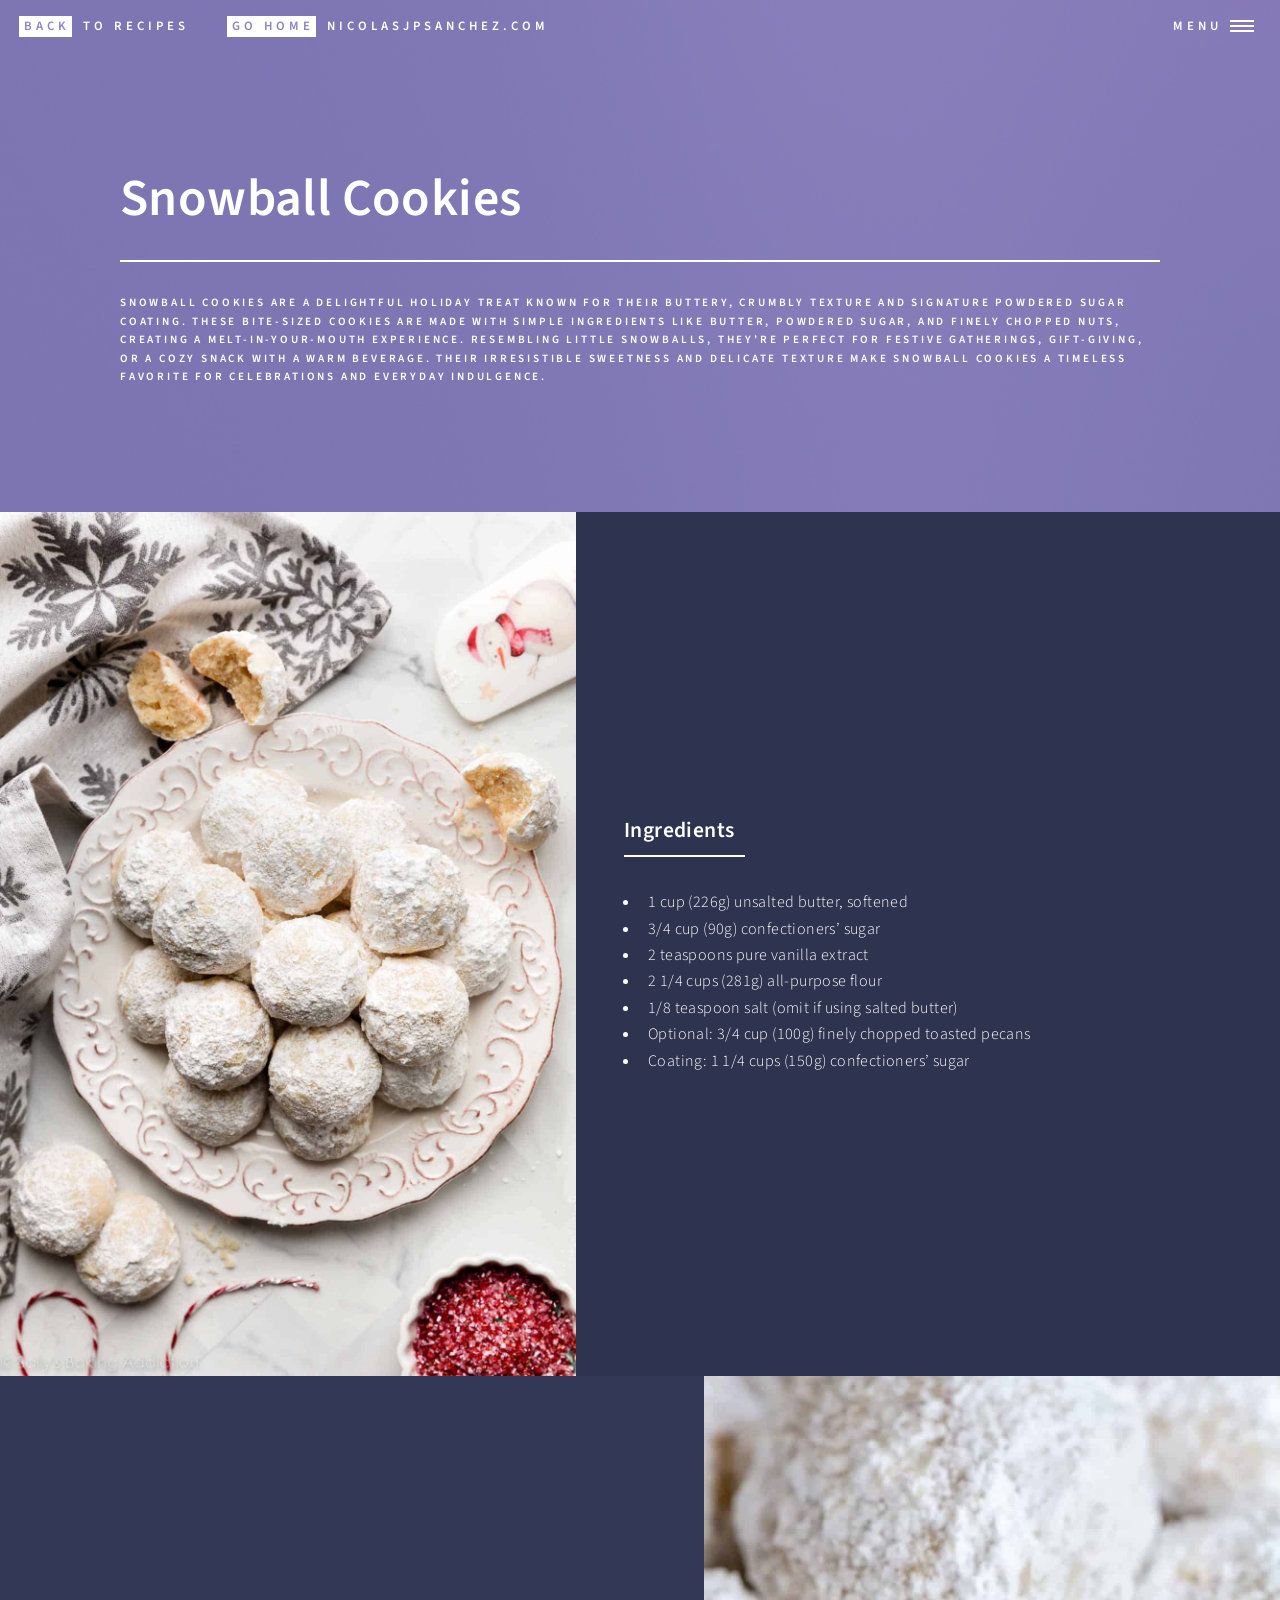
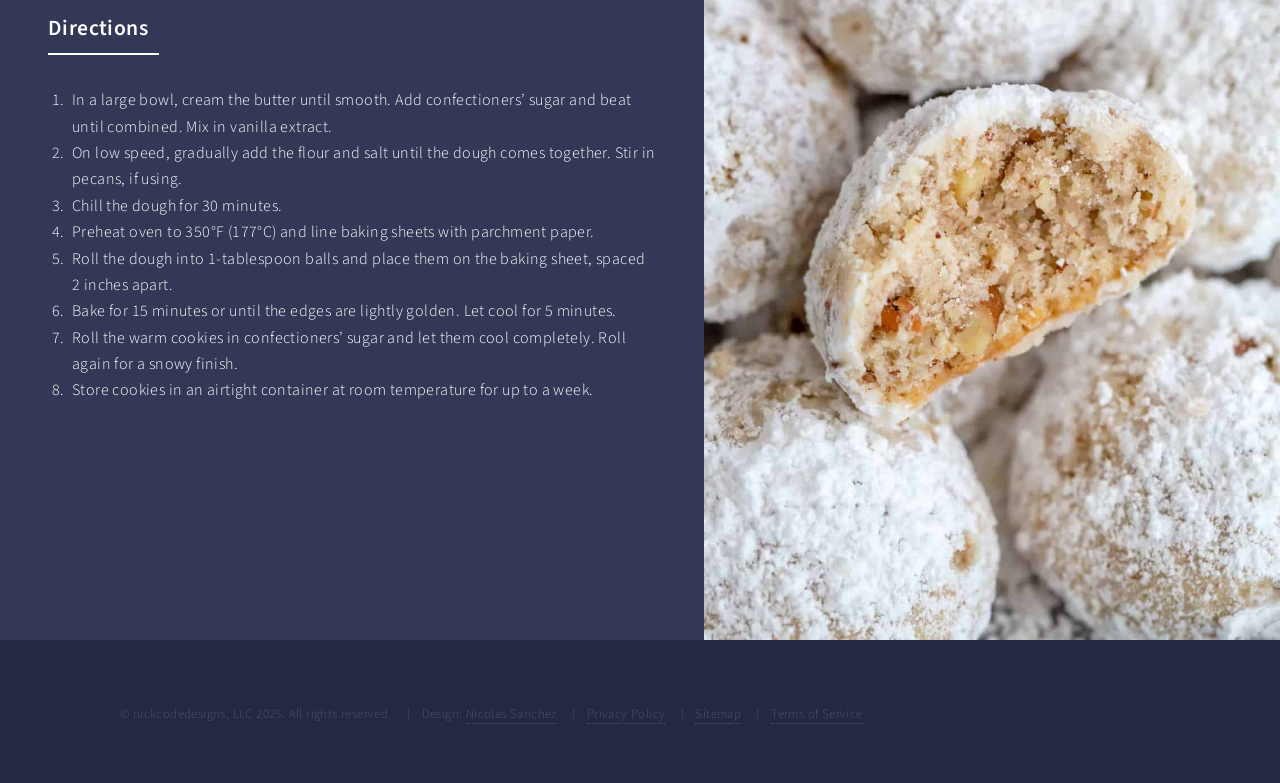
<file: pages/snowball_cookies.html>
<!DOCTYPE HTML>
<html>
	<head>
		<title>Snowball Cookies</title>
		<meta charset="utf-8" />
		<meta name="viewport" content="width=device-width, initial-scale=1, user-scalable=no" />
		<link rel="stylesheet" href="../assets/css/main.css" />
		<noscript><link rel="stylesheet" href="../assets/css/noscript.css" /></noscript>
	</head>
	<!-- Google tag (gtag.js) -->
<script async src="https://www.googletagmanager.com/gtag/js?id=G-K2CP5734T7"></script>
<script>
  window.dataLayer = window.dataLayer || [];
  function gtag(){dataLayer.push(arguments);}
  gtag('js', new Date());

  gtag('config', 'G-K2CP5734T7');
</script>
	<body class="is-preload">
		<!-- Wrapper -->
			<div id="wrapper">
				<!-- Header -->
				<!-- Note: The "styleN" class below should match that of the banner element. -->
					<header id="header" class="alt style2">
						<a href="/pages/recipes.html" class="logo"><strong>Back</strong> <span>To Recipes</span></a>
					<a href="/index.html" class="logo"><strong>Go Home</strong> <span>nicolasjpsanchez.com</span></a>
						<nav>
							<a href="#menu">Menu</a>
						</nav>
					</header>
				<!-- Menu -->
					<nav id="menu">
						<ul class="links">
							<li><a href="index.html">Home</a></li>
							<li><a href="recipes.html">Recipes</a></li>
							<li><a href="https://letterboxd.com/nicksanchez02/">My letterboxd</a></li>
							<li><a href="/sitemap.html">Sitemap</a></li>
						</ul>
					</nav>
				<!-- Banner -->
				<!-- Note: The "styleN" class below should match that of the header element. -->
					<section id="banner" class="style2">
						<div class="inner">
							<span class="image">
								<img src="/images/pic07.jpg" alt="" />
							</span>
							<header class="major">
								<h1>Snowball Cookies</h1>
							</header>
							<div class="content">
								<p>Snowball Cookies are a delightful holiday treat known for their buttery, crumbly texture and signature powdered sugar coating. These bite-sized cookies are made with simple ingredients like butter, powdered sugar, and finely chopped nuts, creating a melt-in-your-mouth experience. Resembling little snowballs, they’re perfect for festive gatherings, gift-giving, or a cozy snack with a warm beverage. Their irresistible sweetness and delicate texture make Snowball Cookies a timeless favorite for celebrations and everyday indulgence.</p>
							</div>
						</div>
					</section>
				<!-- Main -->
					<div id="main">
						<!-- One -->
							<section id="one" class="spotlights">
								<section>
									<a href="/images/snowball.jpg" class="image">
										<img src="/images/snowball.jpg" alt="Snowball Cookies" />
									</a>
									<div class="content">
										<div class="inner">
											<header class="major">
												<h3>Ingredients</h3>
											</header>
											<p>
                                                <ul>
                                                    <li>1 cup (226g) unsalted butter, softened</li>
                                                    <li>3/4 cup (90g) confectioners’ sugar</li>
                                                    <li>2 teaspoons pure vanilla extract</li>
                                                    <li>2 1/4 cups (281g) all-purpose flour</li>
                                                    <li>1/8 teaspoon salt (omit if using salted butter)</li>
                                                    <li>Optional: 3/4 cup (100g) finely chopped toasted pecans</li>
                                                    <li>Coating: 1 1/4 cups (150g) confectioners’ sugar</li>
                                                </ul>
                                            </p>
										</div>
									</section>
									<section>
										<a href="/images/snowballs.jpg" class="image">
											<img src="/images/snowballs.jpg" alt="Snowball Cookies" data-position="top center" />
										</a>
										<div class="content">
											<div class="inner">
												<header class="major">
												<h3>Directions</h3>
											</header>
											<p>
                                                <ol>
                                                    <li>In a large bowl, cream the butter until smooth. Add confectioners’ sugar and beat until combined. Mix in vanilla extract.</li>
                                                    <li>On low speed, gradually add the flour and salt until the dough comes together. Stir in pecans, if using.</li>
                                                    <li>Chill the dough for 30 minutes.</li>
                                                    <li>Preheat oven to 350°F (177°C) and line baking sheets with parchment paper.</li>
                                                    <li>Roll the dough into 1-tablespoon balls and place them on the baking sheet, spaced 2 inches apart.</li>
                                                    <li>Bake for 15 minutes or until the edges are lightly golden. Let cool for 5 minutes.</li>
                                                    <li>Roll the warm cookies in confectioners’ sugar and let them cool completely. Roll again for a snowy finish.</li>
                                                    <li>Store cookies in an airtight container at room temperature for up to a week.</li>
                                                </ol>
                                        </p>
									</div>
								</div>
						</section>
					</div>
				<!-- Footer -->
					<footer id="footer">
						<div class="inner">
							<ul class="copyright">
								<li>&copy; nickcodedesigns, LLC 2025. All rights reserved.</li>
								<li>Design: <a href="https://nicolasjpsanchez.com">Nicolas Sanchez</a></li>
								<li><a href="/pages/privacy.html">Privacy Policy</a></li>
								<li><a href="/sitemap.xml">Sitemap</a></li>
								<li><a href="/pages/terms_of_service.html">Terms of Service</a></li>
							</ul>
						</div>
					</footer>
				</div>
		<!-- Scripts -->
			<script src="../assets/js/jquery.min.js"></script>
			<script src="../assets/js/jquery.scrolly.min.js"></script>
			<script src="../assets/js/jquery.scrollex.min.js"></script>
			<script src="../assets/js/browser.min.js"></script>
			<script src="../assets/js/breakpoints.min.js"></script>
			<script src="../assets/js/util.js"></script>
			<script src="../assets/js/main.js"></script>
	</body>
</html>
</file>
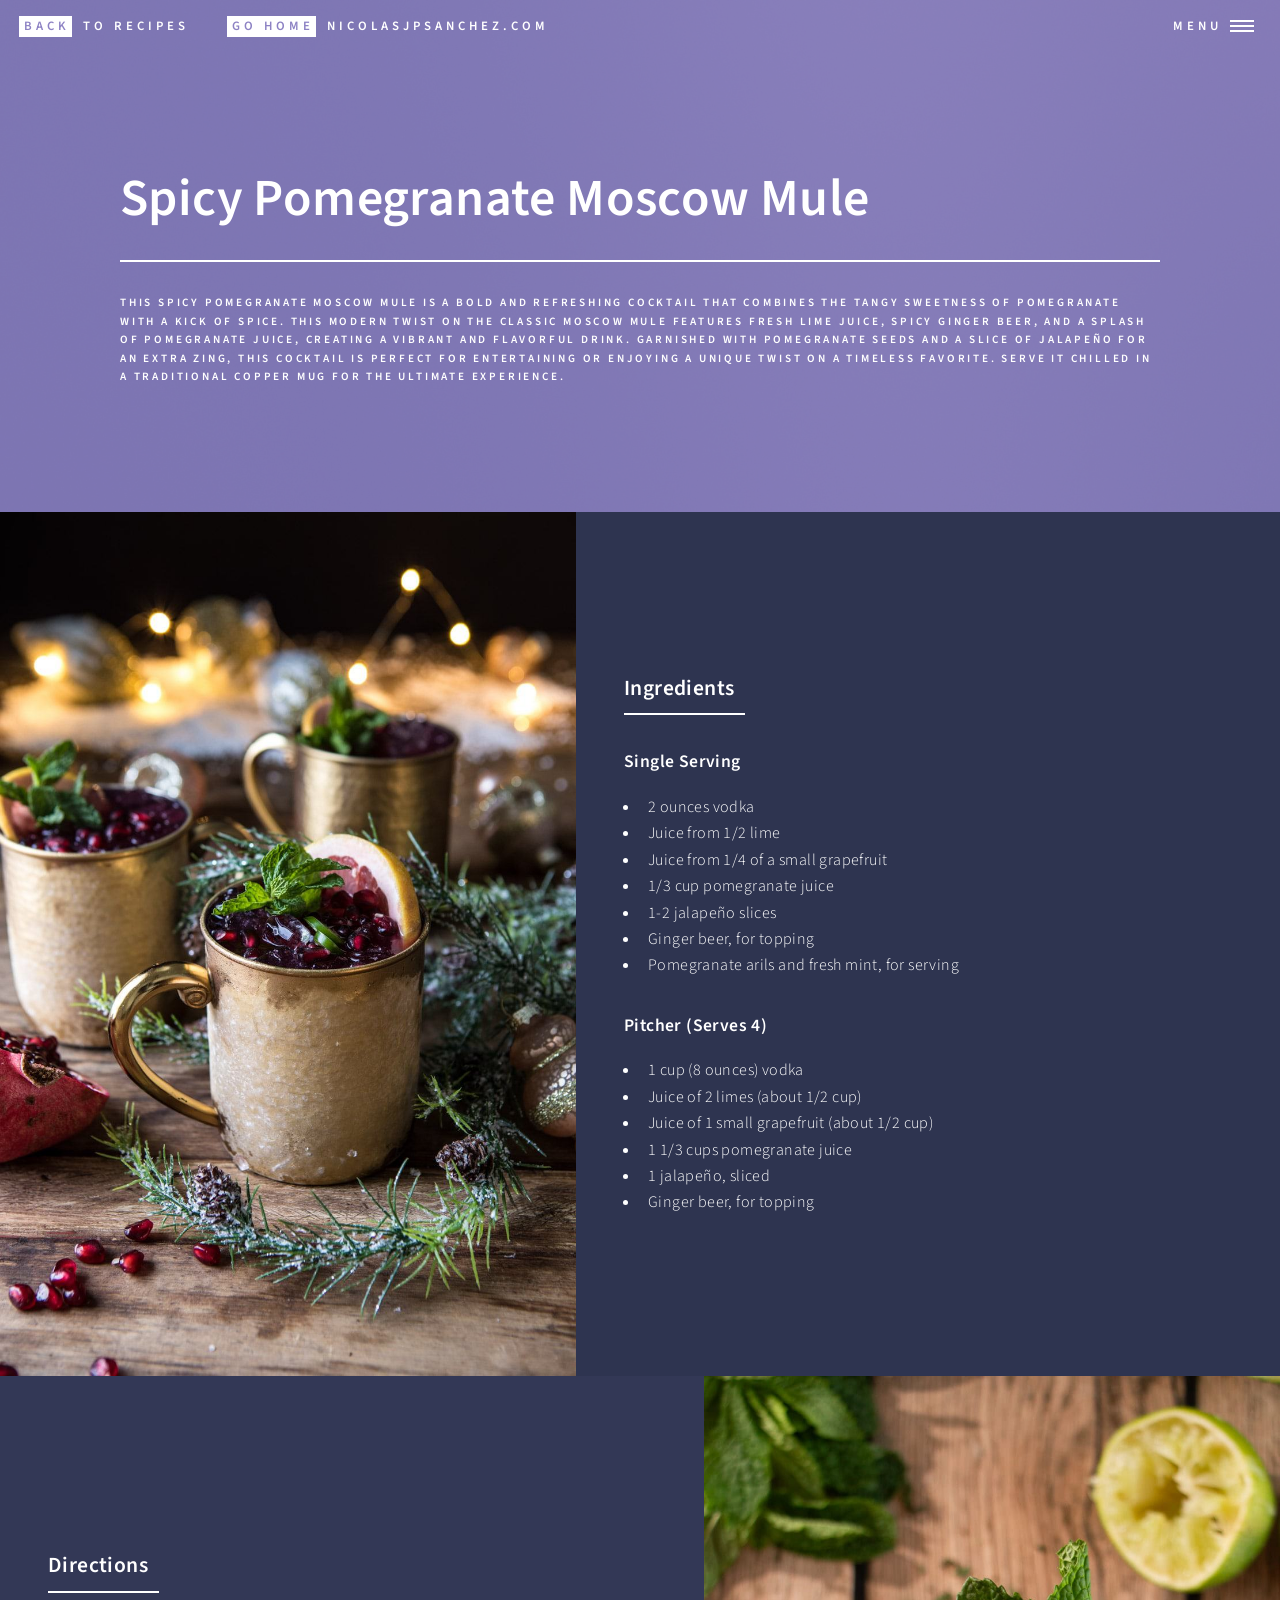
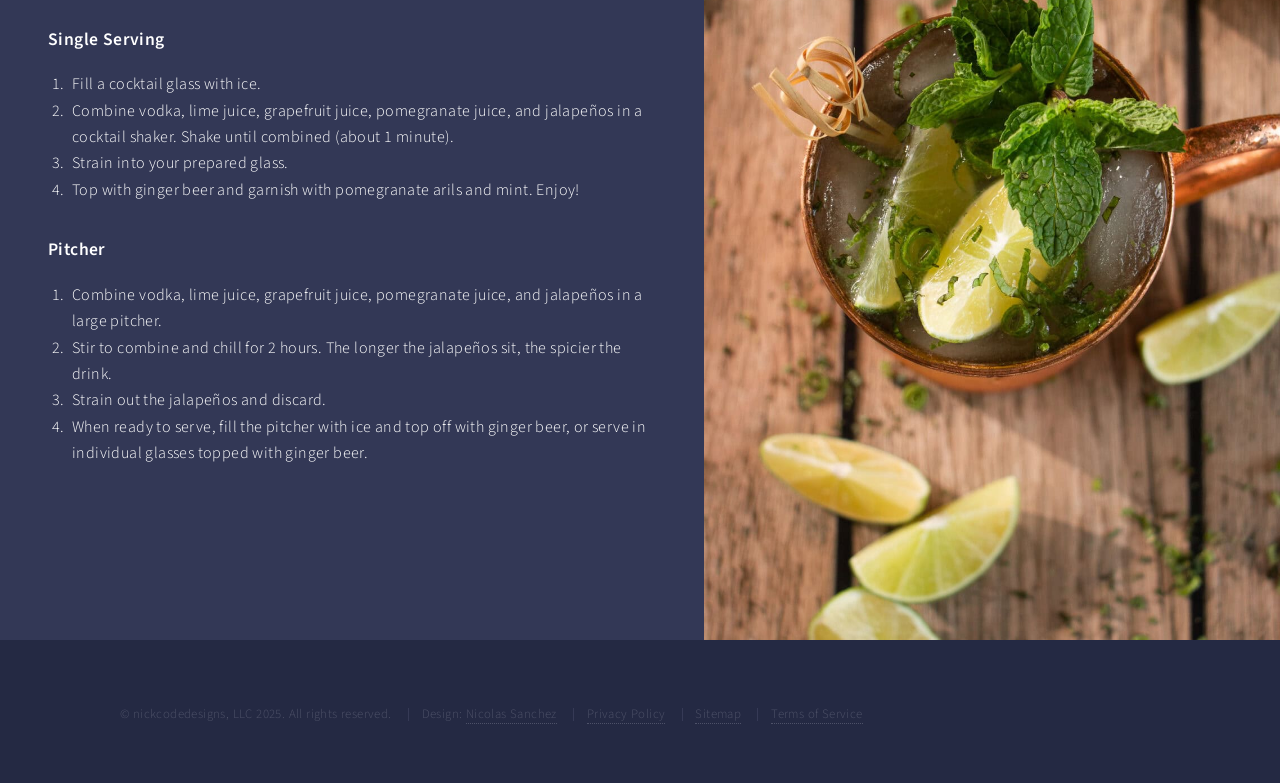
<file: pages/spicy_mule.html>
<!DOCTYPE HTML>
<html>
	<head>
		<title>Spicy Mule</title>
		<meta charset="utf-8" />
		<meta name="viewport" content="width=device-width, initial-scale=1, user-scalable=no" />
		<link rel="stylesheet" href="../assets/css/main.css" />
		<noscript><link rel="stylesheet" href="../assets/css/noscript.css" /></noscript>
	</head>
	<!-- Google tag (gtag.js) -->
<script async src="https://www.googletagmanager.com/gtag/js?id=G-K2CP5734T7"></script>
<script>
  window.dataLayer = window.dataLayer || [];
  function gtag(){dataLayer.push(arguments);}
  gtag('js', new Date());

  gtag('config', 'G-K2CP5734T7');
</script>
	<body class="is-preload">
		<!-- Wrapper -->
			<div id="wrapper">
				<!-- Header -->
				<!-- Note: The "styleN" class below should match that of the banner element. -->
					<header id="header" class="alt style2">
						<a href="/pages/recipes.html" class="logo"><strong>Back</strong> <span>To Recipes</span></a>
					<a href="/index.html" class="logo"><strong>Go Home</strong> <span>nicolasjpsanchez.com</span></a>
						<nav>
							<a href="#menu">Menu</a>
						</nav>
					</header>
				<!-- Menu -->
					<nav id="menu">
						<ul class="links">
							<li><a href="index.html">Home</a></li>
							<li><a href="recipes.html">Recipes</a></li>
							<li><a href="https://letterboxd.com/nicksanchez02/">My letterboxd</a></li>
							<li><a href="/sitemap.html">Sitemap</a></li>
						</ul>
					</nav>
				<!-- Banner -->
				<!-- Note: The "styleN" class below should match that of the header element. -->
					<section id="banner" class="style2">
						<div class="inner">
							<span class="image">
								<img src="/images/pic07.jpg" alt="" />
							</span>
							<header class="major">
								<h1>Spicy Pomegranate Moscow Mule</h1>
							</header>
							<div class="content">
								<p>This Spicy Pomegranate Moscow Mule is a bold and refreshing cocktail that combines the tangy sweetness of pomegranate with a kick of spice. This modern twist on the classic Moscow Mule features fresh lime juice, spicy ginger beer, and a splash of pomegranate juice, creating a vibrant and flavorful drink. Garnished with pomegranate seeds and a slice of jalapeño for an extra zing, this cocktail is perfect for entertaining or enjoying a unique twist on a timeless favorite. Serve it chilled in a traditional copper mug for the ultimate experience.</p>
							</div>
						</div>
					</section>
				<!-- Main -->
					<div id="main">
						<!-- One -->
							<section id="one" class="spotlights">
								<section>
									<a href="/images/mule.jpg" class="image">
										<img src="/images/mule.jpg" alt="Spicy Moscow Mule" />
									</a>
									<div class="content">
										<div class="inner">
											<header class="major">
												<h3>Ingredients</h3>
											</header>
											<p>
                                                <h4>Single Serving</h4>
                <ul>
                    <li>2 ounces vodka</li>
                    <li>Juice from 1/2 lime</li>
                    <li>Juice from 1/4 of a small grapefruit</li>
                    <li>1/3 cup pomegranate juice</li>
                    <li>1-2 jalapeño slices</li>
                    <li>Ginger beer, for topping</li>
                    <li>Pomegranate arils and fresh mint, for serving</li>
                </ul>

                <h4>Pitcher (Serves 4)</h4>
                <ul>
                    <li>1 cup (8 ounces) vodka</li>
                    <li>Juice of 2 limes (about 1/2 cup)</li>
                    <li>Juice of 1 small grapefruit (about 1/2 cup)</li>
                    <li>1 1/3 cups pomegranate juice</li>
                    <li>1 jalapeño, sliced</li>
                    <li>Ginger beer, for topping</li>
                </ul>
                                    
                                            </p>
										</div>
									</section>
									<section>
										<a href="/images/mule1.jpg" class="image">
											<img src="/images/mule1.jpg" alt="Spicy Moscow Mule" data-position="top center" />
										</a>
										<div class="content">
											<div class="inner">
												<header class="major">
												<h3>Directions</h3>
											</header>
											<p>
                                                <h4>Single Serving</h4>
                <ol>
                    <li>Fill a cocktail glass with ice.</li>
                    <li>Combine vodka, lime juice, grapefruit juice, pomegranate juice, and jalapeños in a cocktail shaker. Shake until combined (about 1 minute).</li>
                    <li>Strain into your prepared glass.</li>
                    <li>Top with ginger beer and garnish with pomegranate arils and mint. Enjoy!</li>
                </ol>

                <h4>Pitcher</h4>
                <ol>
                    <li>Combine vodka, lime juice, grapefruit juice, pomegranate juice, and jalapeños in a large pitcher.</li>
                    <li>Stir to combine and chill for 2 hours. The longer the jalapeños sit, the spicier the drink.</li>
                    <li>Strain out the jalapeños and discard.</li>
                    <li>When ready to serve, fill the pitcher with ice and top off with ginger beer, or serve in individual glasses topped with ginger beer.</li>
                </ol>
                                        </p>
									</div>
								</div>
						</section>
					</div>
				<!-- Footer -->
					<footer id="footer">
						<div class="inner">
							<ul class="copyright">
								<li>&copy; nickcodedesigns, LLC 2025. All rights reserved.</li>
								<li>Design: <a href="https://nicolasjpsanchez.com">Nicolas Sanchez</a></li>
								<li><a href="/pages/privacy.html">Privacy Policy</a></li>
								<li><a href="/sitemap.xml">Sitemap</a></li>
								<li><a href="/pages/terms_of_service.html">Terms of Service</a></li>
							</ul>
						</div>
					</footer>
				</div>
		<!-- Scripts -->
			<script src="../assets/js/jquery.min.js"></script>
			<script src="../assets/js/jquery.scrolly.min.js"></script>
			<script src="../assets/js/jquery.scrollex.min.js"></script>
			<script src="../assets/js/browser.min.js"></script>
			<script src="../assets/js/breakpoints.min.js"></script>
			<script src="../assets/js/util.js"></script>
			<script src="../assets/js/main.js"></script>
	</body>
</html>
</file>
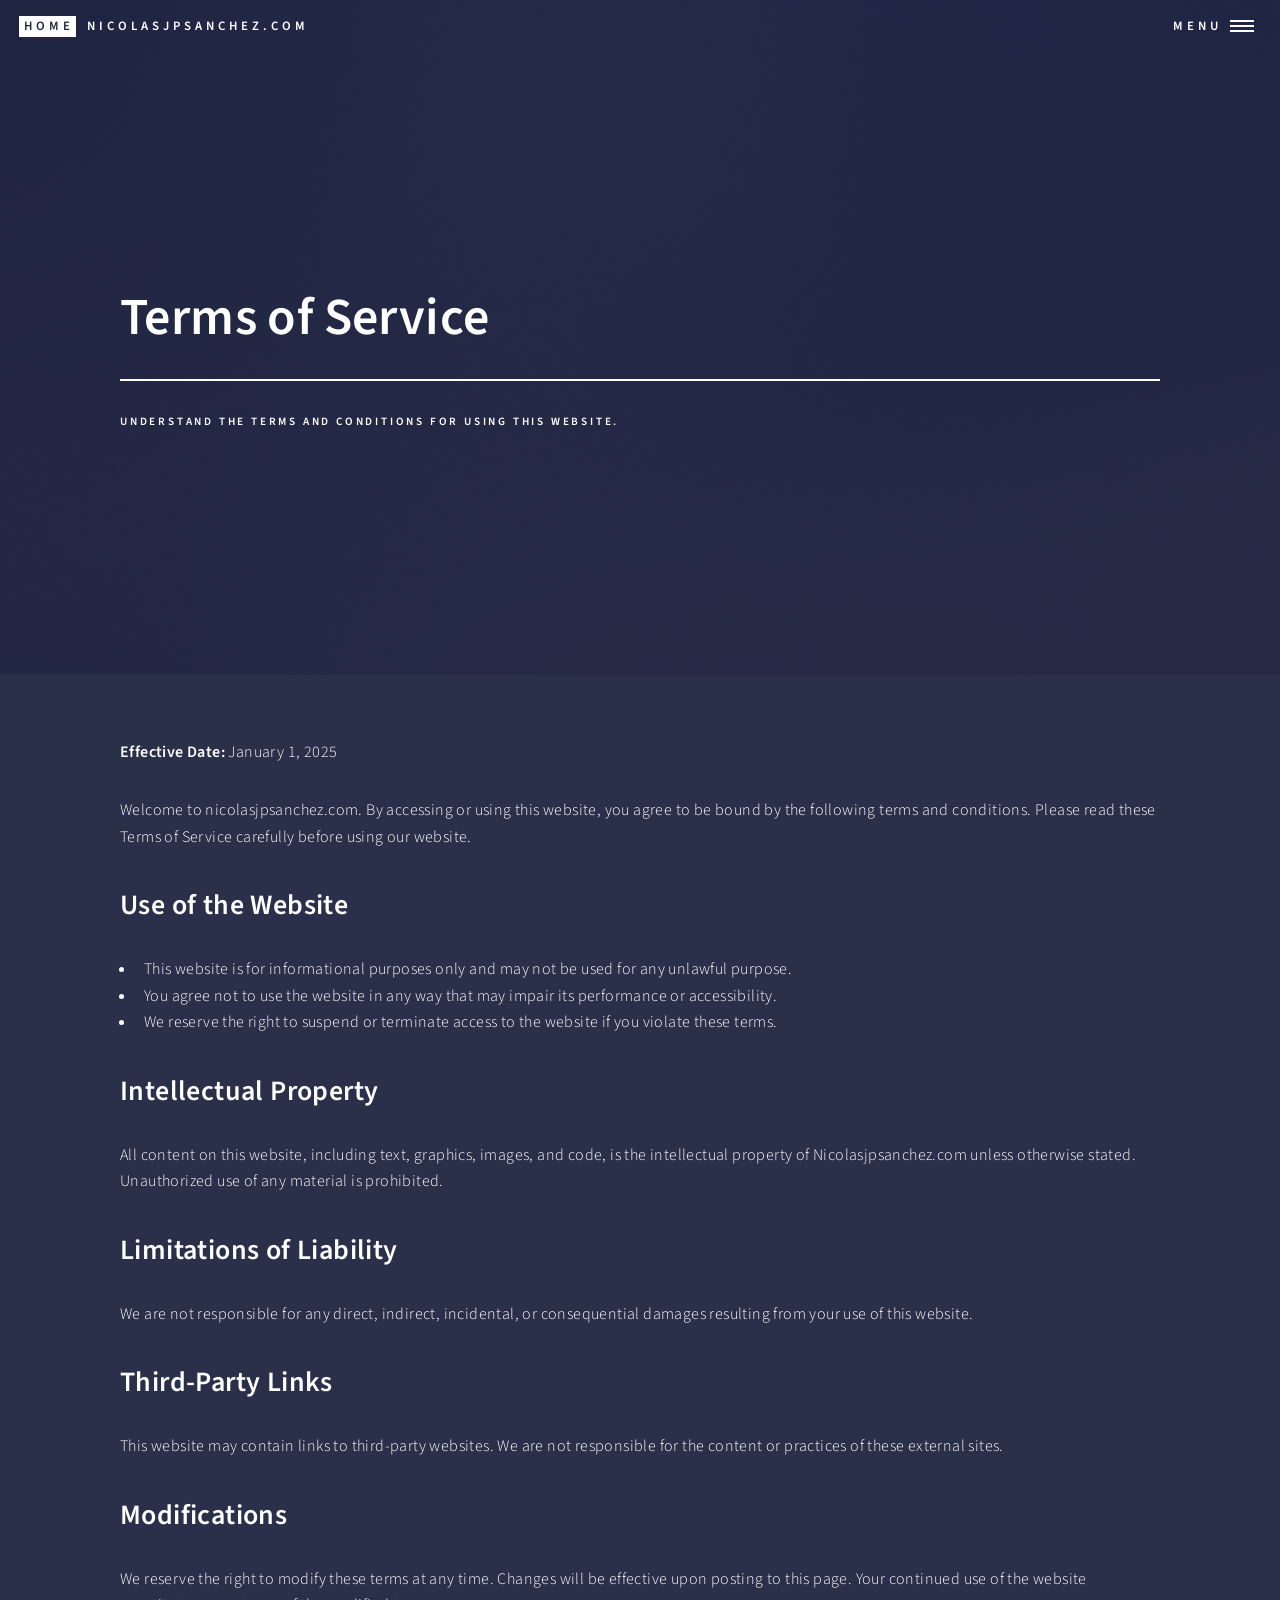
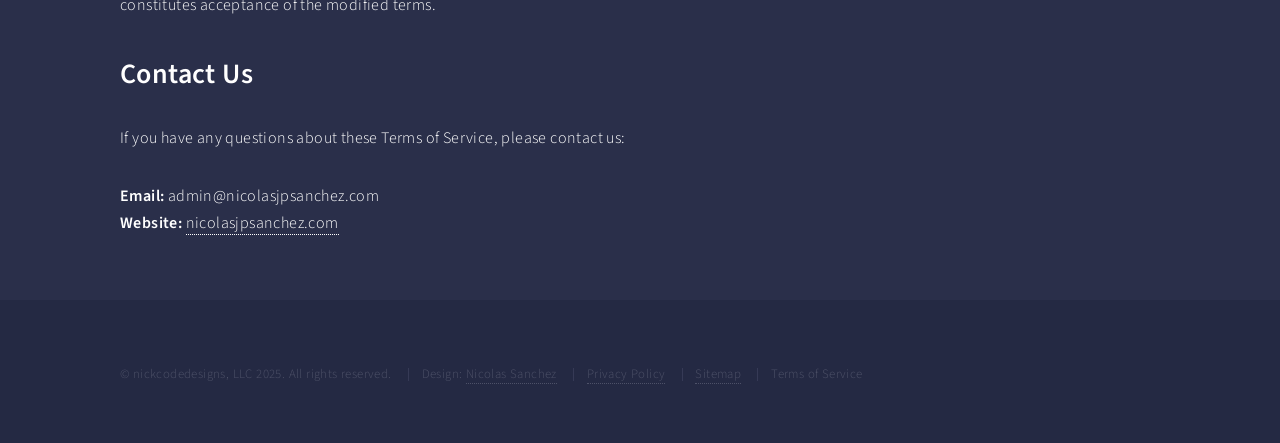
<file: pages/terms-of-service.html>
<!DOCTYPE HTML>
<html lang="en">
<head>
    <title>Terms of Service</title>
    <meta charset="utf-8" />
    <meta name="viewport" content="width=device-width, initial-scale=1, user-scalable=no" />
    <link rel="stylesheet" href="/assets/css/main.css" />
    <noscript><link rel="stylesheet" href="/assets/css/noscript.css" /></noscript>
</head>
<!-- Google tag (gtag.js) -->
<script async src="https://www.googletagmanager.com/gtag/js?id=G-K2CP5734T7"></script>
<script>
  window.dataLayer = window.dataLayer || [];
  function gtag(){dataLayer.push(arguments);}
  gtag('js', new Date());

  gtag('config', 'G-K2CP5734T7');
</script>
<body class="is-preload">

    <!-- Wrapper -->
    <div id="wrapper">

        <!-- Header -->
        <header id="header" class="alt">
            <a href="/index.html" class="logo"><strong>Home</strong> <span>Nicolasjpsanchez.com</span></a>
            <nav>
                <a href="#menu">Menu</a>
            </nav>
        </header>

        <!-- Menu -->
        <nav id="menu">
            <ul class="links">
                <li><a href="index.html">Home</a></li>
                <li><a href="recipes.html">Recipes</a></li>
                <li><a href="https://letterboxd.com/nicksanchez02/">My letterboxd</a></li>
                <li><a href="/sitemap.html">Sitemap</a></li>
                <li><a href="/privacy.html">Privacy Policy</a></li>
                <li><a href="/tos.html">Terms of Service</a></li>
            </ul>
        </nav>

        <!-- Banner -->
        <section id="banner" class="major">
            <div class="inner">
                <header class="major">
                    <h1>Terms of Service</h1>
                </header>
                <div class="content">
                    <p>Understand the terms and conditions for using this website.</p>
                </div>
            </div>
        </section>

        <!-- Main Content -->
        <main id="main">
            <div class="inner">
                <p><strong>Effective Date:</strong> January 1, 2025</p>
                <p>Welcome to nicolasjpsanchez.com. By accessing or using this website, you agree to be bound by the following terms and conditions. Please read these Terms of Service carefully before using our website.</p>

                <h2>Use of the Website</h2>
                <ul>
                    <li>This website is for informational purposes only and may not be used for any unlawful purpose.</li>
                    <li>You agree not to use the website in any way that may impair its performance or accessibility.</li>
                    <li>We reserve the right to suspend or terminate access to the website if you violate these terms.</li>
                </ul>

                <h2>Intellectual Property</h2>
                <p>All content on this website, including text, graphics, images, and code, is the intellectual property of Nicolasjpsanchez.com unless otherwise stated. Unauthorized use of any material is prohibited.</p>

                <h2>Limitations of Liability</h2>
                <p>We are not responsible for any direct, indirect, incidental, or consequential damages resulting from your use of this website.</p>

                <h2>Third-Party Links</h2>
                <p>This website may contain links to third-party websites. We are not responsible for the content or practices of these external sites.</p>

                <h2>Modifications</h2>
                <p>We reserve the right to modify these terms at any time. Changes will be effective upon posting to this page. Your continued use of the website constitutes acceptance of the modified terms.</p>

                <h2>Contact Us</h2>
                <p>If you have any questions about these Terms of Service, please contact us:</p>
                <p><strong>Email:</strong> admin@nicolasjpsanchez.com<br><strong>Website:</strong> <a href="https://nicolasjpsanchez.com">nicolasjpsanchez.com</a></p>
            </div>
        </main>

        <!-- Footer -->
        <footer id="footer">
            <div class="inner">
                <ul class="copyright">
                    <li>&copy; nickcodedesigns, LLC 2025. All rights reserved.</li>
                    <li>Design: <a href="https://nicolasjpsanchez.com">Nicolas Sanchez</a></li>
                    <li><a href="/pages/privacy.html">Privacy Policy</a></li>
                    <li><a href="/sitemap.html">Sitemap</a></li>
                    <li><a href="terms-of-service.html"></a>Terms of Service</a></li>
                </ul>
            </div>
        </footer>
    </div>

    <!-- Scripts -->
    <script src="/assets/js/jquery.min.js"></script>
    <script src="/assets/js/jquery.scrolly.min.js"></script>
    <script src="/assets/js/jquery.scrollex.min.js"></script>
    <script src="/assets/js/browser.min.js"></script>
    <script src="/assets/js/breakpoints.min.js"></script>
    <script src="/assets/js/util.js"></script>
    <script src="/assets/js/main.js"></script>
</body>
</html>
</file>
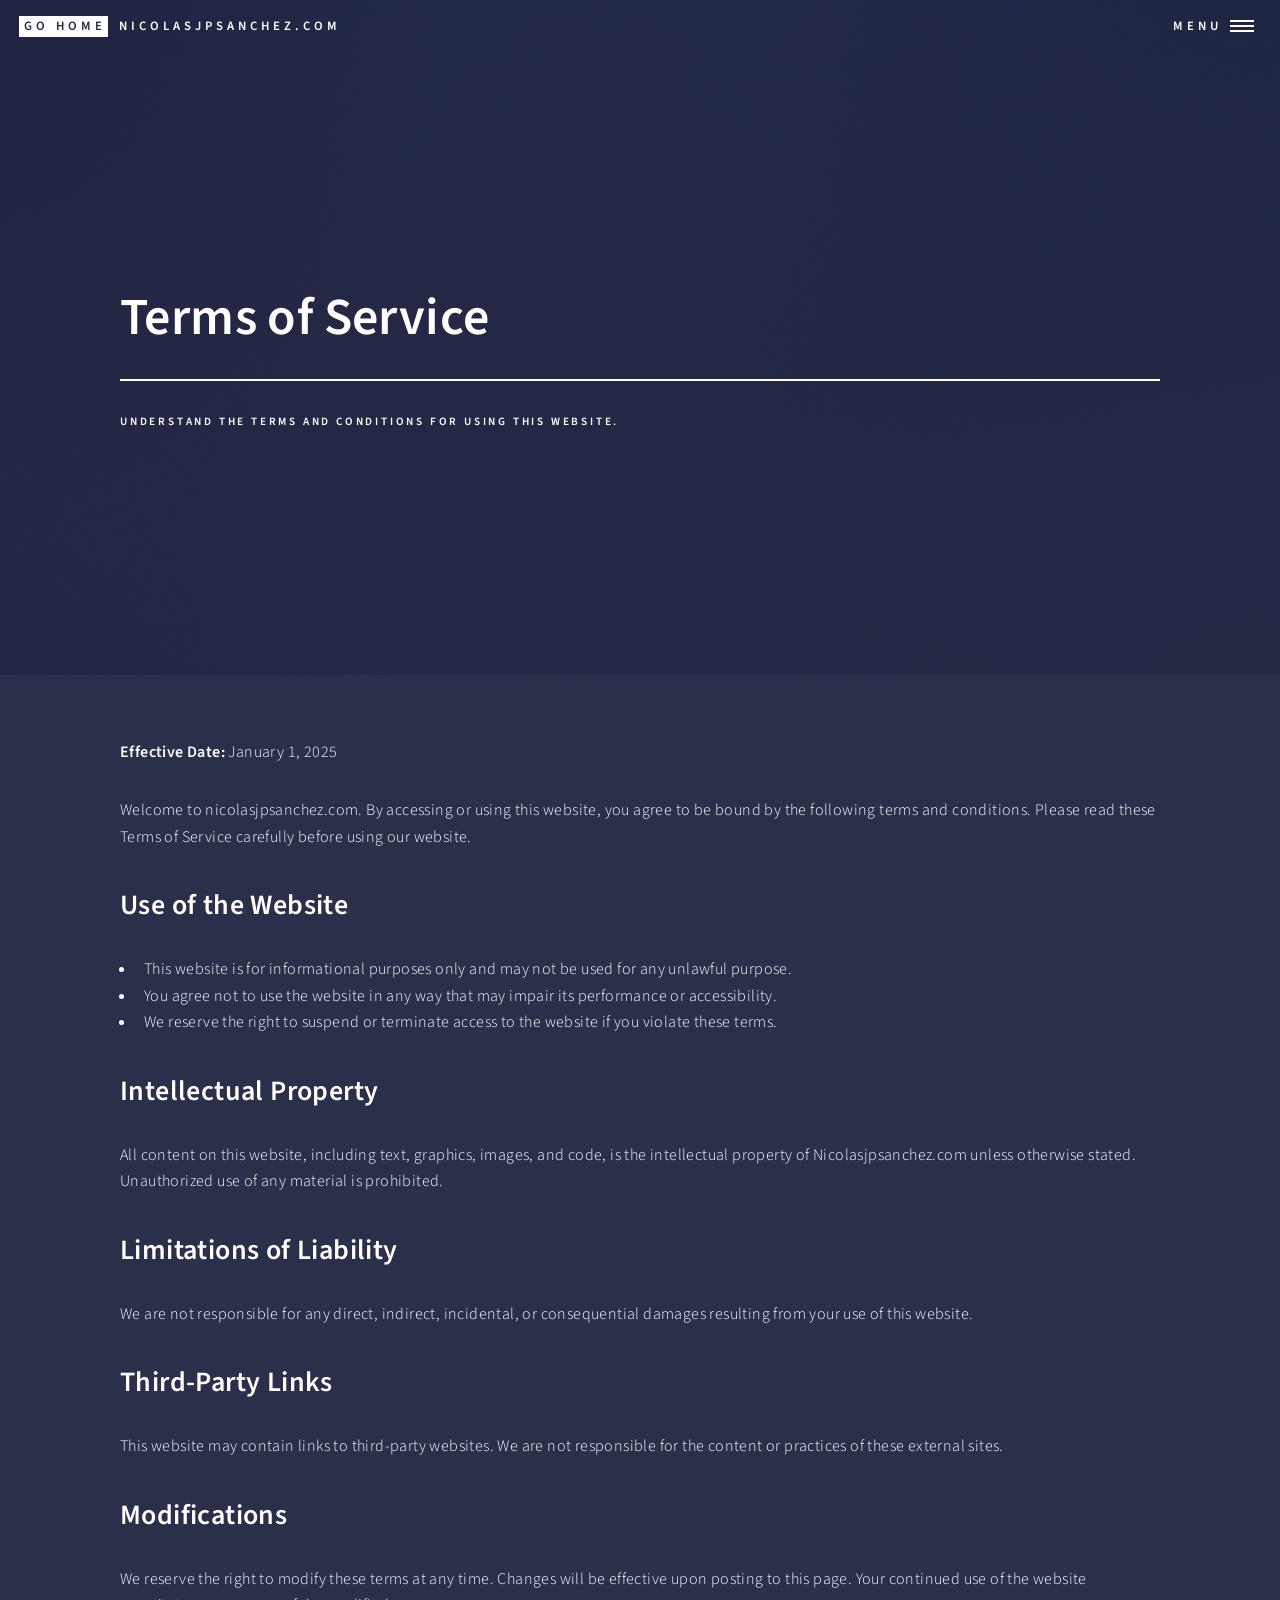
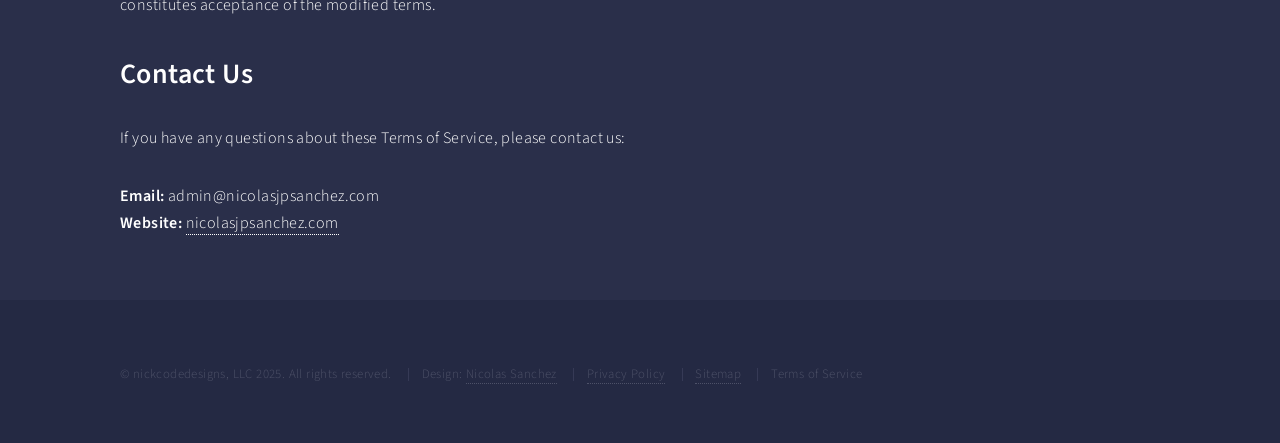
<file: pages/terms_of_service.html>
<!DOCTYPE HTML>
<html lang="en">
<head>
    <title>Terms of Service</title>
    <meta charset="utf-8" />
    <meta name="viewport" content="width=device-width, initial-scale=1, user-scalable=no" />
    <link rel="stylesheet" href="/assets/css/main.css" />
    <noscript><link rel="stylesheet" href="/assets/css/noscript.css" /></noscript>
</head>
<!-- Google tag (gtag.js) -->
<script async src="https://www.googletagmanager.com/gtag/js?id=G-K2CP5734T7"></script>
<script>
  window.dataLayer = window.dataLayer || [];
  function gtag(){dataLayer.push(arguments);}
  gtag('js', new Date());

  gtag('config', 'G-K2CP5734T7');
</script>
<body class="is-preload">

    <!-- Wrapper -->
    <div id="wrapper">

        <!-- Header -->
        <header id="header" class="alt">
            <a href="/index.html" class="logo"><strong>Go Home</strong> <span>Nicolasjpsanchez.com</span></a>
            <nav>
                <a href="#menu">Menu</a>
            </nav>
        </header>

        <!-- Menu -->
        <nav id="menu">
            <ul class="links">
                <li><a href="index.html">Home</a></li>
                <li><a href="recipes.html">Recipes</a></li>
                <li><a href="https://letterboxd.com/nicksanchez02/">My letterboxd</a></li>
                <li><a href="/sitemap.html">Sitemap</a></li>
                <li><a href="/privacy.html">Privacy Policy</a></li>
                <li><a href="/pages/terms_of_service.html">Terms of Service</a></li>
            </ul>
        </nav>

        <!-- Banner -->
        <section id="banner" class="major">
            <div class="inner">
                <header class="major">
                    <h1>Terms of Service</h1>
                </header>
                <div class="content">
                    <p>Understand the terms and conditions for using this website.</p>
                </div>
            </div>
        </section>

        <!-- Main Content -->
        <main id="main">
            <div class="inner">
                <p><strong>Effective Date:</strong> January 1, 2025</p>
                <p>Welcome to nicolasjpsanchez.com. By accessing or using this website, you agree to be bound by the following terms and conditions. Please read these Terms of Service carefully before using our website.</p>

                <h2>Use of the Website</h2>
                <ul>
                    <li>This website is for informational purposes only and may not be used for any unlawful purpose.</li>
                    <li>You agree not to use the website in any way that may impair its performance or accessibility.</li>
                    <li>We reserve the right to suspend or terminate access to the website if you violate these terms.</li>
                </ul>

                <h2>Intellectual Property</h2>
                <p>All content on this website, including text, graphics, images, and code, is the intellectual property of Nicolasjpsanchez.com unless otherwise stated. Unauthorized use of any material is prohibited.</p>

                <h2>Limitations of Liability</h2>
                <p>We are not responsible for any direct, indirect, incidental, or consequential damages resulting from your use of this website.</p>

                <h2>Third-Party Links</h2>
                <p>This website may contain links to third-party websites. We are not responsible for the content or practices of these external sites.</p>

                <h2>Modifications</h2>
                <p>We reserve the right to modify these terms at any time. Changes will be effective upon posting to this page. Your continued use of the website constitutes acceptance of the modified terms.</p>

                <h2>Contact Us</h2>
                <p>If you have any questions about these Terms of Service, please contact us:</p>
                <p><strong>Email:</strong> admin@nicolasjpsanchez.com<br><strong>Website:</strong> <a href="https://nicolasjpsanchez.com">nicolasjpsanchez.com</a></p>
            </div>
        </main>

        <!-- Footer -->
        <footer id="footer">
            <div class="inner">
                <ul class="copyright">
                    <li>&copy; nickcodedesigns, LLC 2025. All rights reserved.</li>
                    <li>Design: <a href="https://nicolasjpsanchez.com">Nicolas Sanchez</a></li>
                    <li><a href="/pages/privacy.html">Privacy Policy</a></li>
                    <li><a href="/sitemap.html">Sitemap</a></li>
                    <li><a href="terms-of-service.html"></a>Terms of Service</a></li>
                </ul>
            </div>
        </footer>
    </div>

    <!-- Scripts -->
    <script src="/assets/js/jquery.min.js"></script>
    <script src="/assets/js/jquery.scrolly.min.js"></script>
    <script src="/assets/js/jquery.scrollex.min.js"></script>
    <script src="/assets/js/browser.min.js"></script>
    <script src="/assets/js/breakpoints.min.js"></script>
    <script src="/assets/js/util.js"></script>
    <script src="/assets/js/main.js"></script>
</body>
</html>
</file>
<file: assets/css/noscript.css>
/*
	Forty by HTML5 UP
	html5up.net | @ajlkn
	Free for personal and commercial use under the CCA 3.0 license (html5up.net/license)
*/

/* Banner */

	body.is-preload #banner:after {
		opacity: 0.85;
	}

	body.is-preload #banner > .inner {
		-moz-filter: none;
		-webkit-filter: none;
		-ms-filter: none;
		filter: none;
		-moz-transform: none;
		-webkit-transform: none;
		-ms-transform: none;
		transform: none;
		opacity: 1;
	}
</file>
<file: assets/css/main.css>
@import url(fontawesome-all.min.css);
@import url("https://fonts.googleapis.com/css?family=Source+Sans+Pro:300,300italic,600,600italic");

/*
	Forty by HTML5 UP
	html5up.net | @ajlkn
	Free for personal and commercial use under the CCA 3.0 license (html5up.net/license)
*/

html, body, div, span, applet, object,
iframe, h1, h2, h3, h4, h5, h6, p, blockquote,
pre, a, abbr, acronym, address, big, cite,
code, del, dfn, em, img, ins, kbd, q, s, samp,
small, strike, strong, sub, sup, tt, var, b,
u, i, center, dl, dt, dd, ol, ul, li, fieldset,
form, label, legend, table, caption, tbody,
tfoot, thead, tr, th, td, article, aside,
canvas, details, embed, figure, figcaption,
footer, header, hgroup, menu, nav, output, ruby,
section, summary, time, mark, audio, video {
	margin: 0;
	padding: 0;
	border: 0;
	font-size: 100%;
	font: inherit;
	vertical-align: baseline;}

article, aside, details, figcaption, figure,
footer, header, hgroup, menu, nav, section {
	display: block;}

body {
	line-height: 1;
}

ol, ul {
	list-style: none;
}

blockquote, q {
	quotes: none;
}

	blockquote:before, blockquote:after, q:before, q:after {
		content: '';
		content: none;
	}

table {
	border-collapse: collapse;
	border-spacing: 0;
}

body {
	-webkit-text-size-adjust: none;
}

mark {
	background-color: transparent;
	color: inherit;
}

input::-moz-focus-inner {
	border: 0;
	padding: 0;
}

input, select, textarea {
	-moz-appearance: none;
	-webkit-appearance: none;
	-ms-appearance: none;
	appearance: none;
}

/* Basic */

	@-ms-viewport {
		width: device-width;
	}

	body {
		-ms-overflow-style: scrollbar;
	}

	@media screen and (max-width: 480px) {

		html, body {
			min-width: 320px;
		}

	}

	html {
		box-sizing: border-box;
	}

	*, *:before, *:after {
		box-sizing: inherit;
	}

	body {
		background: #242943;
	}

		body.is-preload *, body.is-preload *:before, body.is-preload *:after {
			-moz-animation: none !important;
			-webkit-animation: none !important;
			-ms-animation: none !important;
			animation: none !important;
			-moz-transition: none !important;
			-webkit-transition: none !important;
			-ms-transition: none !important;
			transition: none !important;
		}

/* Type */

	body, input, select, textarea {
		color: #ffffff;
		font-family: "Source Sans Pro", Helvetica, sans-serif;
		font-size: 17pt;
		font-weight: 300;
		letter-spacing: 0.025em;
		line-height: 1.65;
	}

		@media screen and (max-width: 1680px) {

			body, input, select, textarea {
				font-size: 14pt;
			}

		}

		@media screen and (max-width: 1280px) {

			body, input, select, textarea {
				font-size: 12pt;
			}

		}

		@media screen and (max-width: 360px) {

			body, input, select, textarea {
				font-size: 11pt;
			}

		}

	a {
		-moz-transition: color 0.2s ease-in-out, border-bottom-color 0.2s ease-in-out;
		-webkit-transition: color 0.2s ease-in-out, border-bottom-color 0.2s ease-in-out;
		-ms-transition: color 0.2s ease-in-out, border-bottom-color 0.2s ease-in-out;
		transition: color 0.2s ease-in-out, border-bottom-color 0.2s ease-in-out;
		border-bottom: dotted 1px;
		color: inherit;
		text-decoration: none;
	}

		a:hover {
			border-bottom-color: transparent;
			color: #9bf1ff !important;
		}

		a:active {
			color: #53e3fb !important;
		}

	strong, b {
		color: #ffffff;
		font-weight: 600;
	}

	em, i {
		font-style: italic;
	}

	p {
		margin: 0 0 2em 0;
	}

	h1, h2, h3, h4, h5, h6 {
		color: #ffffff;
		font-weight: 600;
		line-height: 1.65;
		margin: 0 0 1em 0;
	}

		h1 a, h2 a, h3 a, h4 a, h5 a, h6 a {
			color: inherit;
			border-bottom: 0;
		}

	h1 {
		font-size: 2.5em;
	}

	h2 {
		font-size: 1.75em;
	}

	h3 {
		font-size: 1.35em;
	}

	h4 {
		font-size: 1.1em;
	}

	h5 {
		font-size: 0.9em;
	}

	h6 {
		font-size: 0.7em;
	}

	@media screen and (max-width: 736px) {

		h1 {
			font-size: 2em;
		}

		h2 {
			font-size: 1.5em;
		}

		h3 {
			font-size: 1.25em;
		}

	}

	sub {
		font-size: 0.8em;
		position: relative;
		top: 0.5em;
	}

	sup {
		font-size: 0.8em;
		position: relative;
		top: -0.5em;
	}

	blockquote {
		border-left: solid 4px rgba(212, 212, 255, 0.1);
		font-style: italic;
		margin: 0 0 2em 0;
		padding: 0.5em 0 0.5em 2em;
	}

	code {
		background: rgba(212, 212, 255, 0.035);
		font-family: "Courier New", monospace;
		font-size: 0.9em;
		margin: 0 0.25em;
		padding: 0.25em 0.65em;
	}

	pre {
		-webkit-overflow-scrolling: touch;
		font-family: "Courier New", monospace;
		font-size: 0.9em;
		margin: 0 0 2em 0;
	}

		pre code {
			display: block;
			line-height: 1.75;
			padding: 1em 1.5em;
			overflow-x: auto;
		}

	hr {
		border: 0;
		border-bottom: solid 1px rgba(212, 212, 255, 0.1);
		margin: 2em 0;
	}

		hr.major {
			margin: 3em 0;
		}

	.align-left {
		text-align: left;
	}

	.align-center {
		text-align: center;
	}

	.align-right {
		text-align: right;
	}

/* Row */

	.row {
		display: flex;
		flex-wrap: wrap;
		box-sizing: border-box;
		align-items: stretch;
	}

		.row > * {
			box-sizing: border-box;
		}

		.row.gtr-uniform > * > :last-child {
			margin-bottom: 0;
		}

		.row.aln-left {
			justify-content: flex-start;
		}

		.row.aln-center {
			justify-content: center;
		}

		.row.aln-right {
			justify-content: flex-end;
		}

		.row.aln-top {
			align-items: flex-start;
		}

		.row.aln-middle {
			align-items: center;
		}

		.row.aln-bottom {
			align-items: flex-end;
		}

		.row > .imp {
			order: -1;
		}

		.row > .col-1 {
			width: 8.33333%;
		}

		.row > .off-1 {
			margin-left: 8.33333%;
		}

		.row > .col-2 {
			width: 16.66667%;
		}

		.row > .off-2 {
			margin-left: 16.66667%;
		}

		.row > .col-3 {
			width: 25%;
		}

		.row > .off-3 {
			margin-left: 25%;
		}

		.row > .col-4 {
			width: 33.33333%;
		}

		.row > .off-4 {
			margin-left: 33.33333%;
		}

		.row > .col-5 {
			width: 41.66667%;
		}

		.row > .off-5 {
			margin-left: 41.66667%;
		}

		.row > .col-6 {
			width: 50%;
		}

		.row > .off-6 {
			margin-left: 50%;
		}

		.row > .col-7 {
			width: 58.33333%;
		}

		.row > .off-7 {
			margin-left: 58.33333%;
		}

		.row > .col-8 {
			width: 66.66667%;
		}

		.row > .off-8 {
			margin-left: 66.66667%;
		}

		.row > .col-9 {
			width: 75%;
		}

		.row > .off-9 {
			margin-left: 75%;
		}

		.row > .col-10 {
			width: 83.33333%;
		}

		.row > .off-10 {
			margin-left: 83.33333%;
		}

		.row > .col-11 {
			width: 91.66667%;
		}

		.row > .off-11 {
			margin-left: 91.66667%;
		}

		.row > .col-12 {
			width: 100%;
		}

		.row > .off-12 {
			margin-left: 100%;
		}

		.row.gtr-0 {
			margin-top: 0;
			margin-left: 0em;
		}

			.row.gtr-0 > * {
				padding: 0 0 0 0em;
			}

			.row.gtr-0.gtr-uniform {
				margin-top: 0em;
			}

				.row.gtr-0.gtr-uniform > * {
					padding-top: 0em;
				}

		.row.gtr-25 {
			margin-top: 0;
			margin-left: -0.5em;
		}

			.row.gtr-25 > * {
				padding: 0 0 0 0.5em;
			}

			.row.gtr-25.gtr-uniform {
				margin-top: -0.5em;
			}

				.row.gtr-25.gtr-uniform > * {
					padding-top: 0.5em;
				}

		.row.gtr-50 {
			margin-top: 0;
			margin-left: -1em;
		}

			.row.gtr-50 > * {
				padding: 0 0 0 1em;
			}

			.row.gtr-50.gtr-uniform {
				margin-top: -1em;
			}

				.row.gtr-50.gtr-uniform > * {
					padding-top: 1em;
				}

		.row {
			margin-top: 0;
			margin-left: -2em;
		}

			.row > * {
				padding: 0 0 0 2em;
			}

			.row.gtr-uniform {
				margin-top: -2em;
			}

				.row.gtr-uniform > * {
					padding-top: 2em;
				}

		.row.gtr-150 {
			margin-top: 0;
			margin-left: -3em;
		}

			.row.gtr-150 > * {
				padding: 0 0 0 3em;
			}

			.row.gtr-150.gtr-uniform {
				margin-top: -3em;
			}

				.row.gtr-150.gtr-uniform > * {
					padding-top: 3em;
				}

		.row.gtr-200 {
			margin-top: 0;
			margin-left: -4em;
		}

			.row.gtr-200 > * {
				padding: 0 0 0 4em;
			}

			.row.gtr-200.gtr-uniform {
				margin-top: -4em;
			}

				.row.gtr-200.gtr-uniform > * {
					padding-top: 4em;
				}

		@media screen and (max-width: 1680px) {

			.row {
				display: flex;
				flex-wrap: wrap;
				box-sizing: border-box;
				align-items: stretch;
			}

				.row > * {
					box-sizing: border-box;
				}

				.row.gtr-uniform > * > :last-child {
					margin-bottom: 0;
				}

				.row.aln-left {
					justify-content: flex-start;
				}

				.row.aln-center {
					justify-content: center;
				}

				.row.aln-right {
					justify-content: flex-end;
				}

				.row.aln-top {
					align-items: flex-start;
				}

				.row.aln-middle {
					align-items: center;
				}

				.row.aln-bottom {
					align-items: flex-end;
				}

				.row > .imp-xlarge {
					order: -1;
				}

				.row > .col-1-xlarge {
					width: 8.33333%;
				}

				.row > .off-1-xlarge {
					margin-left: 8.33333%;
				}

				.row > .col-2-xlarge {
					width: 16.66667%;
				}

				.row > .off-2-xlarge {
					margin-left: 16.66667%;
				}

				.row > .col-3-xlarge {
					width: 25%;
				}

				.row > .off-3-xlarge {
					margin-left: 25%;
				}

				.row > .col-4-xlarge {
					width: 33.33333%;
				}

				.row > .off-4-xlarge {
					margin-left: 33.33333%;
				}

				.row > .col-5-xlarge {
					width: 41.66667%;
				}

				.row > .off-5-xlarge {
					margin-left: 41.66667%;
				}

				.row > .col-6-xlarge {
					width: 50%;
				}

				.row > .off-6-xlarge {
					margin-left: 50%;
				}

				.row > .col-7-xlarge {
					width: 58.33333%;
				}

				.row > .off-7-xlarge {
					margin-left: 58.33333%;
				}

				.row > .col-8-xlarge {
					width: 66.66667%;
				}

				.row > .off-8-xlarge {
					margin-left: 66.66667%;
				}

				.row > .col-9-xlarge {
					width: 75%;
				}

				.row > .off-9-xlarge {
					margin-left: 75%;
				}

				.row > .col-10-xlarge {
					width: 83.33333%;
				}

				.row > .off-10-xlarge {
					margin-left: 83.33333%;
				}

				.row > .col-11-xlarge {
					width: 91.66667%;
				}

				.row > .off-11-xlarge {
					margin-left: 91.66667%;
				}

				.row > .col-12-xlarge {
					width: 100%;
				}

				.row > .off-12-xlarge {
					margin-left: 100%;
				}

				.row.gtr-0 {
					margin-top: 0;
					margin-left: 0em;
				}

					.row.gtr-0 > * {
						padding: 0 0 0 0em;
					}

					.row.gtr-0.gtr-uniform {
						margin-top: 0em;
					}

						.row.gtr-0.gtr-uniform > * {
							padding-top: 0em;
						}

				.row.gtr-25 {
					margin-top: 0;
					margin-left: -0.5em;
				}

					.row.gtr-25 > * {
						padding: 0 0 0 0.5em;
					}

					.row.gtr-25.gtr-uniform {
						margin-top: -0.5em;
					}

						.row.gtr-25.gtr-uniform > * {
							padding-top: 0.5em;
						}

				.row.gtr-50 {
					margin-top: 0;
					margin-left: -1em;
				}

					.row.gtr-50 > * {
						padding: 0 0 0 1em;
					}

					.row.gtr-50.gtr-uniform {
						margin-top: -1em;
					}

						.row.gtr-50.gtr-uniform > * {
							padding-top: 1em;
						}

				.row {
					margin-top: 0;
					margin-left: -2em;
				}

					.row > * {
						padding: 0 0 0 2em;
					}

					.row.gtr-uniform {
						margin-top: -2em;
					}

						.row.gtr-uniform > * {
							padding-top: 2em;
						}

				.row.gtr-150 {
					margin-top: 0;
					margin-left: -3em;
				}

					.row.gtr-150 > * {
						padding: 0 0 0 3em;
					}

					.row.gtr-150.gtr-uniform {
						margin-top: -3em;
					}

						.row.gtr-150.gtr-uniform > * {
							padding-top: 3em;
						}

				.row.gtr-200 {
					margin-top: 0;
					margin-left: -4em;
				}

					.row.gtr-200 > * {
						padding: 0 0 0 4em;
					}

					.row.gtr-200.gtr-uniform {
						margin-top: -4em;
					}

						.row.gtr-200.gtr-uniform > * {
							padding-top: 4em;
						}

		}

		@media screen and (max-width: 1280px) {

			.row {
				display: flex;
				flex-wrap: wrap;
				box-sizing: border-box;
				align-items: stretch;
			}

				.row > * {
					box-sizing: border-box;
				}

				.row.gtr-uniform > * > :last-child {
					margin-bottom: 0;
				}

				.row.aln-left {
					justify-content: flex-start;
				}

				.row.aln-center {
					justify-content: center;
				}

				.row.aln-right {
					justify-content: flex-end;
				}

				.row.aln-top {
					align-items: flex-start;
				}

				.row.aln-middle {
					align-items: center;
				}

				.row.aln-bottom {
					align-items: flex-end;
				}

				.row > .imp-large {
					order: -1;
				}

				.row > .col-1-large {
					width: 8.33333%;
				}

				.row > .off-1-large {
					margin-left: 8.33333%;
				}

				.row > .col-2-large {
					width: 16.66667%;
				}

				.row > .off-2-large {
					margin-left: 16.66667%;
				}

				.row > .col-3-large {
					width: 25%;
				}

				.row > .off-3-large {
					margin-left: 25%;
				}

				.row > .col-4-large {
					width: 33.33333%;
				}

				.row > .off-4-large {
					margin-left: 33.33333%;
				}

				.row > .col-5-large {
					width: 41.66667%;
				}

				.row > .off-5-large {
					margin-left: 41.66667%;
				}

				.row > .col-6-large {
					width: 50%;
				}

				.row > .off-6-large {
					margin-left: 50%;
				}

				.row > .col-7-large {
					width: 58.33333%;
				}

				.row > .off-7-large {
					margin-left: 58.33333%;
				}

				.row > .col-8-large {
					width: 66.66667%;
				}

				.row > .off-8-large {
					margin-left: 66.66667%;
				}

				.row > .col-9-large {
					width: 75%;
				}

				.row > .off-9-large {
					margin-left: 75%;
				}

				.row > .col-10-large {
					width: 83.33333%;
				}

				.row > .off-10-large {
					margin-left: 83.33333%;
				}

				.row > .col-11-large {
					width: 91.66667%;
				}

				.row > .off-11-large {
					margin-left: 91.66667%;
				}

				.row > .col-12-large {
					width: 100%;
				}

				.row > .off-12-large {
					margin-left: 100%;
				}

				.row.gtr-0 {
					margin-top: 0;
					margin-left: 0em;
				}

					.row.gtr-0 > * {
						padding: 0 0 0 0em;
					}

					.row.gtr-0.gtr-uniform {
						margin-top: 0em;
					}

						.row.gtr-0.gtr-uniform > * {
							padding-top: 0em;
						}

				.row.gtr-25 {
					margin-top: 0;
					margin-left: -0.375em;
				}

					.row.gtr-25 > * {
						padding: 0 0 0 0.375em;
					}

					.row.gtr-25.gtr-uniform {
						margin-top: -0.375em;
					}

						.row.gtr-25.gtr-uniform > * {
							padding-top: 0.375em;
						}

				.row.gtr-50 {
					margin-top: 0;
					margin-left: -0.75em;
				}

					.row.gtr-50 > * {
						padding: 0 0 0 0.75em;
					}

					.row.gtr-50.gtr-uniform {
						margin-top: -0.75em;
					}

						.row.gtr-50.gtr-uniform > * {
							padding-top: 0.75em;
						}

				.row {
					margin-top: 0;
					margin-left: -1.5em;
				}

					.row > * {
						padding: 0 0 0 1.5em;
					}

					.row.gtr-uniform {
						margin-top: -1.5em;
					}

						.row.gtr-uniform > * {
							padding-top: 1.5em;
						}

				.row.gtr-150 {
					margin-top: 0;
					margin-left: -2.25em;
				}

					.row.gtr-150 > * {
						padding: 0 0 0 2.25em;
					}

					.row.gtr-150.gtr-uniform {
						margin-top: -2.25em;
					}

						.row.gtr-150.gtr-uniform > * {
							padding-top: 2.25em;
						}

				.row.gtr-200 {
					margin-top: 0;
					margin-left: -3em;
				}

					.row.gtr-200 > * {
						padding: 0 0 0 3em;
					}

					.row.gtr-200.gtr-uniform {
						margin-top: -3em;
					}

						.row.gtr-200.gtr-uniform > * {
							padding-top: 3em;
						}

		}

		@media screen and (max-width: 980px) {

			.row {
				display: flex;
				flex-wrap: wrap;
				box-sizing: border-box;
				align-items: stretch;
			}

				.row > * {
					box-sizing: border-box;
				}

				.row.gtr-uniform > * > :last-child {
					margin-bottom: 0;
				}

				.row.aln-left {
					justify-content: flex-start;
				}

				.row.aln-center {
					justify-content: center;
				}

				.row.aln-right {
					justify-content: flex-end;
				}

				.row.aln-top {
					align-items: flex-start;
				}

				.row.aln-middle {
					align-items: center;
				}

				.row.aln-bottom {
					align-items: flex-end;
				}

				.row > .imp-medium {
					order: -1;
				}

				.row > .col-1-medium {
					width: 8.33333%;
				}

				.row > .off-1-medium {
					margin-left: 8.33333%;
				}

				.row > .col-2-medium {
					width: 16.66667%;
				}

				.row > .off-2-medium {
					margin-left: 16.66667%;
				}

				.row > .col-3-medium {
					width: 25%;
				}

				.row > .off-3-medium {
					margin-left: 25%;
				}

				.row > .col-4-medium {
					width: 33.33333%;
				}

				.row > .off-4-medium {
					margin-left: 33.33333%;
				}

				.row > .col-5-medium {
					width: 41.66667%;
				}

				.row > .off-5-medium {
					margin-left: 41.66667%;
				}

				.row > .col-6-medium {
					width: 50%;
				}

				.row > .off-6-medium {
					margin-left: 50%;
				}

				.row > .col-7-medium {
					width: 58.33333%;
				}

				.row > .off-7-medium {
					margin-left: 58.33333%;
				}

				.row > .col-8-medium {
					width: 66.66667%;
				}

				.row > .off-8-medium {
					margin-left: 66.66667%;
				}

				.row > .col-9-medium {
					width: 75%;
				}

				.row > .off-9-medium {
					margin-left: 75%;
				}

				.row > .col-10-medium {
					width: 83.33333%;
				}

				.row > .off-10-medium {
					margin-left: 83.33333%;
				}

				.row > .col-11-medium {
					width: 91.66667%;
				}

				.row > .off-11-medium {
					margin-left: 91.66667%;
				}

				.row > .col-12-medium {
					width: 100%;
				}

				.row > .off-12-medium {
					margin-left: 100%;
				}

				.row.gtr-0 {
					margin-top: 0;
					margin-left: 0em;
				}

					.row.gtr-0 > * {
						padding: 0 0 0 0em;
					}

					.row.gtr-0.gtr-uniform {
						margin-top: 0em;
					}

						.row.gtr-0.gtr-uniform > * {
							padding-top: 0em;
						}

				.row.gtr-25 {
					margin-top: 0;
					margin-left: -0.375em;
				}

					.row.gtr-25 > * {
						padding: 0 0 0 0.375em;
					}

					.row.gtr-25.gtr-uniform {
						margin-top: -0.375em;
					}

						.row.gtr-25.gtr-uniform > * {
							padding-top: 0.375em;
						}

				.row.gtr-50 {
					margin-top: 0;
					margin-left: -0.75em;
				}

					.row.gtr-50 > * {
						padding: 0 0 0 0.75em;
					}

					.row.gtr-50.gtr-uniform {
						margin-top: -0.75em;
					}

						.row.gtr-50.gtr-uniform > * {
							padding-top: 0.75em;
						}

				.row {
					margin-top: 0;
					margin-left: -1.5em;
				}

					.row > * {
						padding: 0 0 0 1.5em;
					}

					.row.gtr-uniform {
						margin-top: -1.5em;
					}

						.row.gtr-uniform > * {
							padding-top: 1.5em;
						}

				.row.gtr-150 {
					margin-top: 0;
					margin-left: -2.25em;
				}

					.row.gtr-150 > * {
						padding: 0 0 0 2.25em;
					}

					.row.gtr-150.gtr-uniform {
						margin-top: -2.25em;
					}

						.row.gtr-150.gtr-uniform > * {
							padding-top: 2.25em;
						}

				.row.gtr-200 {
					margin-top: 0;
					margin-left: -3em;
				}

					.row.gtr-200 > * {
						padding: 0 0 0 3em;
					}

					.row.gtr-200.gtr-uniform {
						margin-top: -3em;
					}

						.row.gtr-200.gtr-uniform > * {
							padding-top: 3em;
						}

		}

		@media screen and (max-width: 736px) {

			.row {
				display: flex;
				flex-wrap: wrap;
				box-sizing: border-box;
				align-items: stretch;
			}

				.row > * {
					box-sizing: border-box;
				}

				.row.gtr-uniform > * > :last-child {
					margin-bottom: 0;
				}

				.row.aln-left {
					justify-content: flex-start;
				}

				.row.aln-center {
					justify-content: center;
				}

				.row.aln-right {
					justify-content: flex-end;
				}

				.row.aln-top {
					align-items: flex-start;
				}

				.row.aln-middle {
					align-items: center;
				}

				.row.aln-bottom {
					align-items: flex-end;
				}

				.row > .imp-small {
					order: -1;
				}

				.row > .col-1-small {
					width: 8.33333%;
				}

				.row > .off-1-small {
					margin-left: 8.33333%;
				}

				.row > .col-2-small {
					width: 16.66667%;
				}

				.row > .off-2-small {
					margin-left: 16.66667%;
				}

				.row > .col-3-small {
					width: 25%;
				}

				.row > .off-3-small {
					margin-left: 25%;
				}

				.row > .col-4-small {
					width: 33.33333%;
				}

				.row > .off-4-small {
					margin-left: 33.33333%;
				}

				.row > .col-5-small {
					width: 41.66667%;
				}

				.row > .off-5-small {
					margin-left: 41.66667%;
				}

				.row > .col-6-small {
					width: 50%;
				}

				.row > .off-6-small {
					margin-left: 50%;
				}

				.row > .col-7-small {
					width: 58.33333%;
				}

				.row > .off-7-small {
					margin-left: 58.33333%;
				}

				.row > .col-8-small {
					width: 66.66667%;
				}

				.row > .off-8-small {
					margin-left: 66.66667%;
				}

				.row > .col-9-small {
					width: 75%;
				}

				.row > .off-9-small {
					margin-left: 75%;
				}

				.row > .col-10-small {
					width: 83.33333%;
				}

				.row > .off-10-small {
					margin-left: 83.33333%;
				}

				.row > .col-11-small {
					width: 91.66667%;
				}

				.row > .off-11-small {
					margin-left: 91.66667%;
				}

				.row > .col-12-small {
					width: 100%;
				}

				.row > .off-12-small {
					margin-left: 100%;
				}

				.row.gtr-0 {
					margin-top: 0;
					margin-left: 0em;
				}

					.row.gtr-0 > * {
						padding: 0 0 0 0em;
					}

					.row.gtr-0.gtr-uniform {
						margin-top: 0em;
					}

						.row.gtr-0.gtr-uniform > * {
							padding-top: 0em;
						}

				.row.gtr-25 {
					margin-top: 0;
					margin-left: -0.3125em;
				}

					.row.gtr-25 > * {
						padding: 0 0 0 0.3125em;
					}

					.row.gtr-25.gtr-uniform {
						margin-top: -0.3125em;
					}

						.row.gtr-25.gtr-uniform > * {
							padding-top: 0.3125em;
						}

				.row.gtr-50 {
					margin-top: 0;
					margin-left: -0.625em;
				}

					.row.gtr-50 > * {
						padding: 0 0 0 0.625em;
					}

					.row.gtr-50.gtr-uniform {
						margin-top: -0.625em;
					}

						.row.gtr-50.gtr-uniform > * {
							padding-top: 0.625em;
						}

				.row {
					margin-top: 0;
					margin-left: -1.25em;
				}

					.row > * {
						padding: 0 0 0 1.25em;
					}

					.row.gtr-uniform {
						margin-top: -1.25em;
					}

						.row.gtr-uniform > * {
							padding-top: 1.25em;
						}

				.row.gtr-150 {
					margin-top: 0;
					margin-left: -1.875em;
				}

					.row.gtr-150 > * {
						padding: 0 0 0 1.875em;
					}

					.row.gtr-150.gtr-uniform {
						margin-top: -1.875em;
					}

						.row.gtr-150.gtr-uniform > * {
							padding-top: 1.875em;
						}

				.row.gtr-200 {
					margin-top: 0;
					margin-left: -2.5em;
				}

					.row.gtr-200 > * {
						padding: 0 0 0 2.5em;
					}

					.row.gtr-200.gtr-uniform {
						margin-top: -2.5em;
					}

						.row.gtr-200.gtr-uniform > * {
							padding-top: 2.5em;
						}

		}

		@media screen and (max-width: 480px) {

			.row {
				display: flex;
				flex-wrap: wrap;
				box-sizing: border-box;
				align-items: stretch;
			}

				.row > * {
					box-sizing: border-box;
				}

				.row.gtr-uniform > * > :last-child {
					margin-bottom: 0;
				}

				.row.aln-left {
					justify-content: flex-start;
				}

				.row.aln-center {
					justify-content: center;
				}

				.row.aln-right {
					justify-content: flex-end;
				}

				.row.aln-top {
					align-items: flex-start;
				}

				.row.aln-middle {
					align-items: center;
				}

				.row.aln-bottom {
					align-items: flex-end;
				}

				.row > .imp-xsmall {
					order: -1;
				}

				.row > .col-1-xsmall {
					width: 8.33333%;
				}

				.row > .off-1-xsmall {
					margin-left: 8.33333%;
				}

				.row > .col-2-xsmall {
					width: 16.66667%;
				}

				.row > .off-2-xsmall {
					margin-left: 16.66667%;
				}

				.row > .col-3-xsmall {
					width: 25%;
				}

				.row > .off-3-xsmall {
					margin-left: 25%;
				}

				.row > .col-4-xsmall {
					width: 33.33333%;
				}

				.row > .off-4-xsmall {
					margin-left: 33.33333%;
				}

				.row > .col-5-xsmall {
					width: 41.66667%;
				}

				.row > .off-5-xsmall {
					margin-left: 41.66667%;
				}

				.row > .col-6-xsmall {
					width: 50%;
				}

				.row > .off-6-xsmall {
					margin-left: 50%;
				}

				.row > .col-7-xsmall {
					width: 58.33333%;
				}

				.row > .off-7-xsmall {
					margin-left: 58.33333%;
				}

				.row > .col-8-xsmall {
					width: 66.66667%;
				}

				.row > .off-8-xsmall {
					margin-left: 66.66667%;
				}

				.row > .col-9-xsmall {
					width: 75%;
				}

				.row > .off-9-xsmall {
					margin-left: 75%;
				}

				.row > .col-10-xsmall {
					width: 83.33333%;
				}

				.row > .off-10-xsmall {
					margin-left: 83.33333%;
				}

				.row > .col-11-xsmall {
					width: 91.66667%;
				}

				.row > .off-11-xsmall {
					margin-left: 91.66667%;
				}

				.row > .col-12-xsmall {
					width: 100%;
				}

				.row > .off-12-xsmall {
					margin-left: 100%;
				}

				.row.gtr-0 {
					margin-top: 0;
					margin-left: 0em;
				}

					.row.gtr-0 > * {
						padding: 0 0 0 0em;
					}

					.row.gtr-0.gtr-uniform {
						margin-top: 0em;
					}

						.row.gtr-0.gtr-uniform > * {
							padding-top: 0em;
						}

				.row.gtr-25 {
					margin-top: 0;
					margin-left: -0.3125em;
				}

					.row.gtr-25 > * {
						padding: 0 0 0 0.3125em;
					}

					.row.gtr-25.gtr-uniform {
						margin-top: -0.3125em;
					}

						.row.gtr-25.gtr-uniform > * {
							padding-top: 0.3125em;
						}

				.row.gtr-50 {
					margin-top: 0;
					margin-left: -0.625em;
				}

					.row.gtr-50 > * {
						padding: 0 0 0 0.625em;
					}

					.row.gtr-50.gtr-uniform {
						margin-top: -0.625em;
					}

						.row.gtr-50.gtr-uniform > * {
							padding-top: 0.625em;
						}

				.row {
					margin-top: 0;
					margin-left: -1.25em;
				}

					.row > * {
						padding: 0 0 0 1.25em;
					}

					.row.gtr-uniform {
						margin-top: -1.25em;
					}

						.row.gtr-uniform > * {
							padding-top: 1.25em;
						}

				.row.gtr-150 {
					margin-top: 0;
					margin-left: -1.875em;
				}

					.row.gtr-150 > * {
						padding: 0 0 0 1.875em;
					}

					.row.gtr-150.gtr-uniform {
						margin-top: -1.875em;
					}

						.row.gtr-150.gtr-uniform > * {
							padding-top: 1.875em;
						}

				.row.gtr-200 {
					margin-top: 0;
					margin-left: -2.5em;
				}

					.row.gtr-200 > * {
						padding: 0 0 0 2.5em;
					}

					.row.gtr-200.gtr-uniform {
						margin-top: -2.5em;
					}

						.row.gtr-200.gtr-uniform > * {
							padding-top: 2.5em;
						}

		}

/* Section/Article */

	section.special, article.special {
		text-align: center;
	}

	header.major {
		width: -moz-max-content;
		width: -webkit-max-content;
		width: -ms-max-content;
		width: max-content;
		margin-bottom: 2em;
	}

		header.major > :first-child {
			margin-bottom: 0;
			width: calc(100% + 0.5em);
		}

			header.major > :first-child:after {
				content: '';
				background-color: #ffffff;
				display: block;
				height: 2px;
				margin: 0.325em 0 0.5em 0;
				width: 100%;
			}

		header.major > p {
			font-size: 0.7em;
			font-weight: 600;
			letter-spacing: 0.25em;
			margin-bottom: 0;
			text-transform: uppercase;
		}

		body.is-ie header.major > :first-child:after {
			max-width: 9em;
		}

		body.is-ie header.major > h1:after {
			max-width: 100% !important;
		}

	@media screen and (max-width: 736px) {

		header.major > p br {
			display: none;
		}

	}

/* Form */

	form {
		margin: 0 0 2em 0;
	}

		form > :last-child {
			margin-bottom: 0;
		}

		form > .fields {
			display: -moz-flex;
			display: -webkit-flex;
			display: -ms-flex;
			display: flex;
			-moz-flex-wrap: wrap;
			-webkit-flex-wrap: wrap;
			-ms-flex-wrap: wrap;
			flex-wrap: wrap;
			width: calc(100% + 3em);
			margin: -1.5em 0 2em -1.5em;
		}

			form > .fields > .field {
				-moz-flex-grow: 0;
				-webkit-flex-grow: 0;
				-ms-flex-grow: 0;
				flex-grow: 0;
				-moz-flex-shrink: 0;
				-webkit-flex-shrink: 0;
				-ms-flex-shrink: 0;
				flex-shrink: 0;
				padding: 1.5em 0 0 1.5em;
				width: calc(100% - 1.5em);
			}

				form > .fields > .field.half {
					width: calc(50% - 0.75em);
				}

				form > .fields > .field.third {
					width: calc(100%/3 - 0.5em);
				}

				form > .fields > .field.quarter {
					width: calc(25% - 0.375em);
				}

		@media screen and (max-width: 480px) {

			form > .fields {
				width: calc(100% + 3em);
				margin: -1.5em 0 2em -1.5em;
			}

				form > .fields > .field {
					padding: 1.5em 0 0 1.5em;
					width: calc(100% - 1.5em);
				}

					form > .fields > .field.half {
						width: calc(100% - 1.5em);
					}

					form > .fields > .field.third {
						width: calc(100% - 1.5em);
					}

					form > .fields > .field.quarter {
						width: calc(100% - 1.5em);
					}

		}

	label {
		color: #ffffff;
		display: block;
		font-size: 0.8em;
		font-weight: 600;
		letter-spacing: 0.25em;
		margin: 0 0 1em 0;
		text-transform: uppercase;
	}

	input[type="text"],
	input[type="password"],
	input[type="email"],
	input[type="tel"],
	input[type="search"],
	input[type="url"],
	select,
	textarea {
		-moz-appearance: none;
		-webkit-appearance: none;
		-ms-appearance: none;
		appearance: none;
		background: rgba(212, 212, 255, 0.035);
		border: none;
		border-radius: 0;
		color: inherit;
		display: block;
		outline: 0;
		padding: 0 1em;
		text-decoration: none;
		width: 100%;
	}

		input[type="text"]:invalid,
		input[type="password"]:invalid,
		input[type="email"]:invalid,
		input[type="tel"]:invalid,
		input[type="search"]:invalid,
		input[type="url"]:invalid,
		select:invalid,
		textarea:invalid {
			box-shadow: none;
		}

		input[type="text"]:focus,
		input[type="password"]:focus,
		input[type="email"]:focus,
		input[type="tel"]:focus,
		input[type="search"]:focus,
		input[type="url"]:focus,
		select:focus,
		textarea:focus {
			border-color: #9bf1ff;
			box-shadow: 0 0 0 2px #9bf1ff;
		}

	select {
		background-image: url("data:image/svg+xml;charset=utf8,%3Csvg xmlns='http://www.w3.org/2000/svg' width='40' height='40' preserveAspectRatio='none' viewBox='0 0 40 40'%3E%3Cpath d='M9.4,12.3l10.4,10.4l10.4-10.4c0.2-0.2,0.5-0.4,0.9-0.4c0.3,0,0.6,0.1,0.9,0.4l3.3,3.3c0.2,0.2,0.4,0.5,0.4,0.9 c0,0.4-0.1,0.6-0.4,0.9L20.7,31.9c-0.2,0.2-0.5,0.4-0.9,0.4c-0.3,0-0.6-0.1-0.9-0.4L4.3,17.3c-0.2-0.2-0.4-0.5-0.4-0.9 c0-0.4,0.1-0.6,0.4-0.9l3.3-3.3c0.2-0.2,0.5-0.4,0.9-0.4S9.1,12.1,9.4,12.3z' fill='rgba(212, 212, 255, 0.1)' /%3E%3C/svg%3E");
		background-size: 1.25rem;
		background-repeat: no-repeat;
		background-position: calc(100% - 1rem) center;
		height: 2.75em;
		padding-right: 2.75em;
		text-overflow: ellipsis;
	}

		select option {
			color: #ffffff;
			background: #242943;
		}

		select:focus::-ms-value {
			background-color: transparent;
		}

		select::-ms-expand {
			display: none;
		}

	input[type="text"],
	input[type="password"],
	input[type="email"],
	input[type="tel"],
	input[type="search"],
	input[type="url"],
	select {
		height: 2.75em;
	}

	textarea {
		padding: 0.75em 1em;
	}

	input[type="checkbox"],
	input[type="radio"] {
		-moz-appearance: none;
		-webkit-appearance: none;
		-ms-appearance: none;
		appearance: none;
		display: block;
		float: left;
		margin-right: -2em;
		opacity: 0;
		width: 1em;
		z-index: -1;
	}

		input[type="checkbox"] + label,
		input[type="radio"] + label {
			text-decoration: none;
			color: #ffffff;
			cursor: pointer;
			display: inline-block;
			font-weight: 300;
			padding-left: 2.65em;
			padding-right: 0.75em;
			position: relative;
		}

			input[type="checkbox"] + label:before,
			input[type="radio"] + label:before {
				-moz-osx-font-smoothing: grayscale;
				-webkit-font-smoothing: antialiased;
				display: inline-block;
				font-style: normal;
				font-variant: normal;
				text-rendering: auto;
				line-height: 1;
				text-transform: none !important;
				font-family: 'Font Awesome 5 Free';
				font-weight: 900;
			}

			input[type="checkbox"] + label:before,
			input[type="radio"] + label:before {
				background: rgba(212, 212, 255, 0.035);
				content: '';
				display: inline-block;
				font-size: 0.8em;
				height: 2.0625em;
				left: 0;
				letter-spacing: 0;
				line-height: 2.0625em;
				position: absolute;
				text-align: center;
				top: 0;
				width: 2.0625em;
			}

		input[type="checkbox"]:checked + label:before,
		input[type="radio"]:checked + label:before {
			background: #ffffff;
			border-color: #9bf1ff;
			content: '\f00c';
			color: #242943;
		}

		input[type="checkbox"]:focus + label:before,
		input[type="radio"]:focus + label:before {
			box-shadow: 0 0 0 2px #9bf1ff;
		}

	input[type="radio"] + label:before {
		border-radius: 100%;
	}

	::-webkit-input-placeholder {
		color: rgba(244, 244, 255, 0.2) !important;
		opacity: 1.0;
	}

	:-moz-placeholder {
		color: rgba(244, 244, 255, 0.2) !important;
		opacity: 1.0;
	}

	::-moz-placeholder {
		color: rgba(244, 244, 255, 0.2) !important;
		opacity: 1.0;
	}

	:-ms-input-placeholder {
		color: rgba(244, 244, 255, 0.2) !important;
		opacity: 1.0;
	}

/* Box */

	.box {
		border: solid 1px rgba(212, 212, 255, 0.1);
		margin-bottom: 2em;
		padding: 1.5em;
	}

		.box > :last-child,
		.box > :last-child > :last-child,
		.box > :last-child > :last-child > :last-child {
			margin-bottom: 0;
		}

		.box.alt {
			border: 0;
			border-radius: 0;
			padding: 0;
		}

/* Icon */

	.icon {
		text-decoration: none;
		border-bottom: none;
		position: relative;
	}

		.icon:before {
			-moz-osx-font-smoothing: grayscale;
			-webkit-font-smoothing: antialiased;
			display: inline-block;
			font-style: normal;
			font-variant: normal;
			text-rendering: auto;
			line-height: 1;
			text-transform: none !important;
			font-family: 'Font Awesome 5 Free';
			font-weight: 400;
		}

		.icon > .label {
			display: none;
		}

		.icon:before {
			line-height: inherit;
		}

		.icon.solid:before {
			font-weight: 900;
		}

		.icon.brands:before {
			font-family: 'Font Awesome 5 Brands';
		}

		.icon.alt:before {
			background-color: #ffffff;
			border-radius: 100%;
			color: #242943;
			display: inline-block;
			height: 2em;
			line-height: 2em;
			text-align: center;
			width: 2em;
		}

	a.icon.alt:before {
		-moz-transition: background-color 0.2s ease-in-out;
		-webkit-transition: background-color 0.2s ease-in-out;
		-ms-transition: background-color 0.2s ease-in-out;
		transition: background-color 0.2s ease-in-out;
	}

	a.icon.alt:hover:before {
		background-color: #6fc3df;
	}

	a.icon.alt:active:before {
		background-color: #37a6cb;
	}

/* Image */

	.image {
		border: 0;
		display: inline-block;
		position: relative;
	}

		.image img {
			display: block;
		}

		.image.left, .image.right {
			max-width: 30%;
		}

			.image.left img, .image.right img {
				width: 100%;
			}

		.image.left {
			float: left;
			margin: 0 1.5em 1.25em 0;
			top: 0.25em;
		}

		.image.right {
			float: right;
			margin: 0 0 1.25em 1.5em;
			top: 0.25em;
		}

		.image.fit {
			display: block;
			margin: 0 0 2em 0;
			width: 100%;
		}

			.image.fit img {
				width: 100%;
			}

		.image.main {
			display: block;
			margin: 2.5em 0;
			width: 100%;
		}

			.image.main img {
				width: 100%;
			}

			@media screen and (max-width: 736px) {

				.image.main {
					margin: 1.5em 0;
				}

			}

/* List */

	ol {
		list-style: decimal;
		margin: 0 0 2em 0;
		padding-left: 1.25em;
	}

		ol li {
			padding-left: 0.25em;
		}

	ul {
		list-style: disc;
		margin: 0 0 2em 0;
		padding-left: 1em;
	}

		ul li {
			padding-left: 0.5em;
		}

		ul.alt {
			list-style: none;
			padding-left: 0;
		}

			ul.alt li {
				border-top: solid 1px rgba(212, 212, 255, 0.1);
				padding: 0.5em 0;
			}

				ul.alt li:first-child {
					border-top: 0;
					padding-top: 0;
				}

	dl {
		margin: 0 0 2em 0;
	}

		dl dt {
			display: block;
			font-weight: 600;
			margin: 0 0 1em 0;
		}

		dl dd {
			margin-left: 2em;
		}

/* Actions */

	ul.actions {
		display: -moz-flex;
		display: -webkit-flex;
		display: -ms-flex;
		display: flex;
		cursor: default;
		list-style: none;
		margin-left: -1em;
		padding-left: 0;
	}

		ul.actions li {
			padding: 0 0 0 1em;
			vertical-align: middle;
		}

		ul.actions.special {
			-moz-justify-content: center;
			-webkit-justify-content: center;
			-ms-justify-content: center;
			justify-content: center;
			width: 100%;
			margin-left: 0;
		}

			ul.actions.special li:first-child {
				padding-left: 0;
			}

		ul.actions.stacked {
			-moz-flex-direction: column;
			-webkit-flex-direction: column;
			-ms-flex-direction: column;
			flex-direction: column;
			margin-left: 0;
		}

			ul.actions.stacked li {
				padding: 1.3em 0 0 0;
			}

				ul.actions.stacked li:first-child {
					padding-top: 0;
				}

		ul.actions.fit {
			width: calc(100% + 1em);
		}

			ul.actions.fit li {
				-moz-flex-grow: 1;
				-webkit-flex-grow: 1;
				-ms-flex-grow: 1;
				flex-grow: 1;
				-moz-flex-shrink: 1;
				-webkit-flex-shrink: 1;
				-ms-flex-shrink: 1;
				flex-shrink: 1;
				width: 100%;
			}

				ul.actions.fit li > * {
					width: 100%;
				}

			ul.actions.fit.stacked {
				width: 100%;
			}

/* Icons */

	ul.icons {
		cursor: default;
		list-style: none;
		padding-left: 0;
	}

		ul.icons li {
			display: inline-block;
			padding: 0 1em 0 0;
		}

			ul.icons li:last-child {
				padding-right: 0;
			}

		@media screen and (max-width: 736px) {

			ul.icons li {
				padding: 0 0.75em 0 0;
			}

		}

/* Pagination */

	ul.pagination {
		cursor: default;
		list-style: none;
		padding-left: 0;
	}

		ul.pagination li {
			display: inline-block;
			padding-left: 0;
			vertical-align: middle;
		}

			ul.pagination li > .page {
				-moz-transition: background-color 0.2s ease-in-out, color 0.2s ease-in-out;
				-webkit-transition: background-color 0.2s ease-in-out, color 0.2s ease-in-out;
				-ms-transition: background-color 0.2s ease-in-out, color 0.2s ease-in-out;
				transition: background-color 0.2s ease-in-out, color 0.2s ease-in-out;
				border-bottom: 0;
				display: inline-block;
				font-size: 0.8em;
				font-weight: 600;
				height: 1.5em;
				line-height: 1.5em;
				margin: 0 0.125em;
				min-width: 1.5em;
				padding: 0 0.5em;
				text-align: center;
			}

				ul.pagination li > .page.active {
					background-color: #ffffff;
					color: #242943;
				}

					ul.pagination li > .page.active:hover {
						background-color: #9bf1ff;
						color: #242943 !important;
					}

					ul.pagination li > .page.active:active {
						background-color: #53e3fb;
					}

			ul.pagination li:first-child {
				padding-right: 0.75em;
			}

			ul.pagination li:last-child {
				padding-left: 0.75em;
			}

		@media screen and (max-width: 480px) {

			ul.pagination li:nth-child(n+2):nth-last-child(n+2) {
				display: none;
			}

			ul.pagination li:first-child {
				padding-right: 0;
			}

		}

/* Table */

	.table-wrapper {
		-webkit-overflow-scrolling: touch;
		overflow-x: auto;
	}

	table {
		margin: 0 0 2em 0;
		width: 100%;
	}

		table tbody tr {
			border: solid 1px rgba(212, 212, 255, 0.1);
			border-left: 0;
			border-right: 0;
		}

			table tbody tr:nth-child(2n + 1) {
				background-color: rgba(212, 212, 255, 0.035);
			}

		table td {
			padding: 0.75em 0.75em;
		}

		table th {
			color: #ffffff;
			font-size: 0.9em;
			font-weight: 600;
			padding: 0 0.75em 0.75em 0.75em;
			text-align: left;
		}

		table thead {
			border-bottom: solid 2px rgba(212, 212, 255, 0.1);
		}

		table tfoot {
			border-top: solid 2px rgba(212, 212, 255, 0.1);
		}

		table.alt {
			border-collapse: separate;
		}

			table.alt tbody tr td {
				border: solid 1px rgba(212, 212, 255, 0.1);
				border-left-width: 0;
				border-top-width: 0;
			}

				table.alt tbody tr td:first-child {
					border-left-width: 1px;
				}

			table.alt tbody tr:first-child td {
				border-top-width: 1px;
			}

			table.alt thead {
				border-bottom: 0;
			}

			table.alt tfoot {
				border-top: 0;
			}

/* Button */

	input[type="submit"],
	input[type="reset"],
	input[type="button"],
	button,
	.button {
		-moz-appearance: none;
		-webkit-appearance: none;
		-ms-appearance: none;
		appearance: none;
		-moz-transition: background-color 0.2s ease-in-out, box-shadow 0.2s ease-in-out, color 0.2s ease-in-out;
		-webkit-transition: background-color 0.2s ease-in-out, box-shadow 0.2s ease-in-out, color 0.2s ease-in-out;
		-ms-transition: background-color 0.2s ease-in-out, box-shadow 0.2s ease-in-out, color 0.2s ease-in-out;
		transition: background-color 0.2s ease-in-out, box-shadow 0.2s ease-in-out, color 0.2s ease-in-out;
		background-color: transparent;
		border: 0;
		border-radius: 0;
		box-shadow: inset 0 0 0 2px #ffffff;
		color: #ffffff;
		cursor: pointer;
		display: inline-block;
		font-size: 0.8em;
		font-weight: 600;
		height: 3.5em;
		letter-spacing: 0.25em;
		line-height: 3.5em;
		padding: 0 1.75em;
		text-align: center;
		text-decoration: none;
		text-transform: uppercase;
		white-space: nowrap;
	}

		input[type="submit"]:hover, input[type="submit"]:active,
		input[type="reset"]:hover,
		input[type="reset"]:active,
		input[type="button"]:hover,
		input[type="button"]:active,
		button:hover,
		button:active,
		.button:hover,
		.button:active {
			box-shadow: inset 0 0 0 2px #9bf1ff;
			color: #9bf1ff;
		}

		input[type="submit"]:active,
		input[type="reset"]:active,
		input[type="button"]:active,
		button:active,
		.button:active {
			background-color: rgba(155, 241, 255, 0.1);
			box-shadow: inset 0 0 0 2px #53e3fb;
			color: #53e3fb;
		}

		input[type="submit"].icon:before,
		input[type="reset"].icon:before,
		input[type="button"].icon:before,
		button.icon:before,
		.button.icon:before {
			margin-right: 0.5em;
		}

		input[type="submit"].fit,
		input[type="reset"].fit,
		input[type="button"].fit,
		button.fit,
		.button.fit {
			width: 100%;
		}

		input[type="submit"].small,
		input[type="reset"].small,
		input[type="button"].small,
		button.small,
		.button.small {
			font-size: 0.6em;
		}

		input[type="submit"].large,
		input[type="reset"].large,
		input[type="button"].large,
		button.large,
		.button.large {
			font-size: 1.25em;
			height: 3em;
			line-height: 3em;
		}

		input[type="submit"].next,
		input[type="reset"].next,
		input[type="button"].next,
		button.next,
		.button.next {
			padding-right: 4.5em;
			position: relative;
		}

			input[type="submit"].next:before, input[type="submit"].next:after,
			input[type="reset"].next:before,
			input[type="reset"].next:after,
			input[type="button"].next:before,
			input[type="button"].next:after,
			button.next:before,
			button.next:after,
			.button.next:before,
			.button.next:after {
				-moz-transition: opacity 0.2s ease-in-out;
				-webkit-transition: opacity 0.2s ease-in-out;
				-ms-transition: opacity 0.2s ease-in-out;
				transition: opacity 0.2s ease-in-out;
				background-position: center right;
				background-repeat: no-repeat;
				background-size: 36px 24px;
				content: '';
				display: block;
				height: 100%;
				position: absolute;
				right: 1.5em;
				top: 0;
				vertical-align: middle;
				width: 36px;
			}

			input[type="submit"].next:before,
			input[type="reset"].next:before,
			input[type="button"].next:before,
			button.next:before,
			.button.next:before {
				background-image: url("data:image/svg+xml;charset=utf8,%3Csvg xmlns='http://www.w3.org/2000/svg' xmlns:xlink='http://www.w3.org/1999/xlink' width='36px' height='24px' viewBox='0 0 36 24' zoomAndPan='disable'%3E%3Cstyle%3Eline %7B stroke: %23ffffff%3B stroke-width: 2px%3B %7D%3C/style%3E%3Cline x1='0' y1='12' x2='34' y2='12' /%3E%3Cline x1='25' y1='4' x2='34' y2='12.5' /%3E%3Cline x1='25' y1='20' x2='34' y2='11.5' /%3E%3C/svg%3E");
			}

			input[type="submit"].next:after,
			input[type="reset"].next:after,
			input[type="button"].next:after,
			button.next:after,
			.button.next:after {
				background-image: url("data:image/svg+xml;charset=utf8,%3Csvg xmlns='http://www.w3.org/2000/svg' xmlns:xlink='http://www.w3.org/1999/xlink' width='36px' height='24px' viewBox='0 0 36 24' zoomAndPan='disable'%3E%3Cstyle%3Eline %7B stroke: %239bf1ff%3B stroke-width: 2px%3B %7D%3C/style%3E%3Cline x1='0' y1='12' x2='34' y2='12' /%3E%3Cline x1='25' y1='4' x2='34' y2='12.5' /%3E%3Cline x1='25' y1='20' x2='34' y2='11.5' /%3E%3C/svg%3E");
				opacity: 0;
				z-index: 1;
			}

			input[type="submit"].next:hover:after, input[type="submit"].next:active:after,
			input[type="reset"].next:hover:after,
			input[type="reset"].next:active:after,
			input[type="button"].next:hover:after,
			input[type="button"].next:active:after,
			button.next:hover:after,
			button.next:active:after,
			.button.next:hover:after,
			.button.next:active:after {
				opacity: 1;
			}

			@media screen and (max-width: 1280px) {

				input[type="submit"].next,
				input[type="reset"].next,
				input[type="button"].next,
				button.next,
				.button.next {
					padding-right: 5em;
				}

			}

		input[type="submit"].primary,
		input[type="reset"].primary,
		input[type="button"].primary,
		button.primary,
		.button.primary {
			background-color: #ffffff;
			box-shadow: none;
			color: #242943;
		}

			input[type="submit"].primary:hover, input[type="submit"].primary:active,
			input[type="reset"].primary:hover,
			input[type="reset"].primary:active,
			input[type="button"].primary:hover,
			input[type="button"].primary:active,
			button.primary:hover,
			button.primary:active,
			.button.primary:hover,
			.button.primary:active {
				background-color: #9bf1ff;
				color: #242943 !important;
			}

			input[type="submit"].primary:active,
			input[type="reset"].primary:active,
			input[type="button"].primary:active,
			button.primary:active,
			.button.primary:active {
				background-color: #53e3fb;
			}

		input[type="submit"].disabled, input[type="submit"]:disabled,
		input[type="reset"].disabled,
		input[type="reset"]:disabled,
		input[type="button"].disabled,
		input[type="button"]:disabled,
		button.disabled,
		button:disabled,
		.button.disabled,
		.button:disabled {
			pointer-events: none;
			cursor: default;
			opacity: 0.25;
		}

/* Tiles */

	.tiles {
		display: -moz-flex;
		display: -webkit-flex;
		display: -ms-flex;
		display: flex;
		-moz-flex-wrap: wrap;
		-webkit-flex-wrap: wrap;
		-ms-flex-wrap: wrap;
		flex-wrap: wrap;
		border-top: 0 !important;
	}

		.tiles + * {
			border-top: 0 !important;
		}

		.tiles article {
			-moz-align-items: center;
			-webkit-align-items: center;
			-ms-align-items: center;
			align-items: center;
			display: -moz-flex;
			display: -webkit-flex;
			display: -ms-flex;
			display: flex;
			-moz-transition: -moz-transform 0.25s ease, opacity 0.25s ease, -moz-filter 1s ease, -webkit-filter 1s ease;
			-webkit-transition: -webkit-transform 0.25s ease, opacity 0.25s ease, -webkit-filter 1s ease, -webkit-filter 1s ease;
			-ms-transition: -ms-transform 0.25s ease, opacity 0.25s ease, -ms-filter 1s ease, -webkit-filter 1s ease;
			transition: transform 0.25s ease, opacity 0.25s ease, filter 1s ease, -webkit-filter 1s ease;
			padding: 4em 4em 2em 4em ;
			background-position: center;
			background-repeat: no-repeat;
			background-size: cover;
			cursor: default;
			height: 40vh;
			max-height: 40em;
			min-height: 23em;
			overflow: hidden;
			position: relative;
			width: 40%;
		}

			.tiles article .image {
				display: none;
			}

			.tiles article header {
				position: relative;
				z-index: 3;
			}

			.tiles article h3 {
				font-size: 1.75em;
			}

				.tiles article h3 a:hover {
					color: inherit !important;
				}

			.tiles article .link.primary {
				border: 0;
				height: 100%;
				left: 0;
				position: absolute;
				top: 0;
				width: 100%;
				z-index: 4;
			}

			.tiles article:before {
				-moz-transition: opacity 0.5s ease;
				-webkit-transition: opacity 0.5s ease;
				-ms-transition: opacity 0.5s ease;
				transition: opacity 0.5s ease;
				bottom: 0;
				content: '';
				display: block;
				height: 100%;
				left: 0;
				opacity: 0.85;
				position: absolute;
				width: 100%;
				z-index: 2;
			}

			.tiles article:after {
				background-color: rgba(36, 41, 67, 0.25);
				content: '';
				display: block;
				height: 100%;
				left: 0;
				position: absolute;
				top: 0;
				width: 100%;
				z-index: 1;
			}

			.tiles article:hover:before {
				opacity: 0;
			}

			.tiles article.is-transitioning {
				-moz-transform: scale(0.95);
				-webkit-transform: scale(0.95);
				-ms-transform: scale(0.95);
				transform: scale(0.95);
				-moz-filter: blur(0.5em);
				-webkit-filter: blur(0.5em);
				-ms-filter: blur(0.5em);
				filter: blur(0.5em);
				opacity: 0;
			}

			.tiles article:nth-child(4n - 1), .tiles article:nth-child(4n - 2) {
				width: 60%;
			}

			.tiles article:nth-child(6n - 5):before {
				background-color: #6fc3df;
			}

			.tiles article:nth-child(6n - 4):before {
				background-color: #8d82c4;
			}

			.tiles article:nth-child(6n - 3):before {
				background-color: #ec8d81;
			}

			.tiles article:nth-child(6n - 2):before {
				background-color: #e7b788;
			}

			.tiles article:nth-child(6n - 1):before {
				background-color: #8ea9e8;
			}

			.tiles article:nth-child(6n):before {
				background-color: #87c5a4;
			}

		@media screen and (max-width: 1280px) {

			.tiles article {
				padding: 4em 3em 2em 3em ;
				height: 30vh;
				max-height: 30em;
				min-height: 20em;
			}

		}

		@media screen and (max-width: 980px) {

			.tiles article {
				width: 50% !important;
			}

		}

		@media screen and (max-width: 736px) {

			.tiles article {
				padding: 3em 1.5em 1em 1.5em ;
				height: 16em;
				max-height: none;
				min-height: 0;
			}

				.tiles article h3 {
					font-size: 1.5em;
				}

		}

		@media screen and (max-width: 480px) {

			.tiles {
				display: block;
			}

				.tiles article {
					height: 20em;
					width: 100% !important;
				}

		}

/* Contact Method */

	.contact-method {
		margin: 0 0 2em 0;
		padding-left: 3.25em;
		position: relative;
	}

		.contact-method .icon {
			left: 0;
			position: absolute;
			top: 0;
		}

		.contact-method h3 {
			margin: 0 0 0.5em 0;
		}

/* Spotlights */

	.spotlights {
		border-top: 0 !important;
	}

		.spotlights + * {
			border-top: 0 !important;
		}

		.spotlights > section {
			display: -moz-flex;
			display: -webkit-flex;
			display: -ms-flex;
			display: flex;
			-moz-flex-direction: row;
			-webkit-flex-direction: row;
			-ms-flex-direction: row;
			flex-direction: row;
			background-color: #2e3450;
		}

			.spotlights > section > .image {
				background-position: center center;
				background-size: cover;
				border-radius: 0;
				display: block;
				position: relative;
				width: 30%;
			}

				.spotlights > section > .image img {
					border-radius: 0;
					display: block;
					width: 100%;
				}

				.spotlights > section > .image:before {
					background: rgba(36, 41, 67, 0.9);
					content: '';
					display: block;
					height: 100%;
					left: 0;
					opacity: 0;
					position: absolute;
					top: 0;
					width: 100%;
				}

			.spotlights > section > .content {
				display: -moz-flex;
				display: -webkit-flex;
				display: -ms-flex;
				display: flex;
				-moz-flex-direction: column;
				-webkit-flex-direction: column;
				-ms-flex-direction: column;
				flex-direction: column;
				-moz-justify-content: center;
				-webkit-justify-content: center;
				-ms-justify-content: center;
				justify-content: center;
				-moz-align-items: center;
				-webkit-align-items: center;
				-ms-align-items: center;
				align-items: center;
				padding: 2em 3em 0.1em 3em ;
				width: 70%;
			}

				.spotlights > section > .content > .inner {
					margin: 0 auto;
					max-width: 100%;
					width: 65em;
				}

			.spotlights > section:nth-child(2n) {
				-moz-flex-direction: row-reverse;
				-webkit-flex-direction: row-reverse;
				-ms-flex-direction: row-reverse;
				flex-direction: row-reverse;
				background-color: #333856;
			}

				.spotlights > section:nth-child(2n) > .content {
					-moz-align-items: -moz-flex-end;
					-webkit-align-items: -webkit-flex-end;
					-ms-align-items: -ms-flex-end;
					align-items: flex-end;
				}

		@media screen and (max-width: 1680px) {

			.spotlights > section > .image {
				width: 40%;
			}

			.spotlights > section > .content {
				width: 60%;
			}

		}

		@media screen and (max-width: 1280px) {

			.spotlights > section > .image {
				width: 45%;
			}

			.spotlights > section > .content {
				width: 55%;
			}

		}

		@media screen and (max-width: 980px) {

			.spotlights > section {
				display: block;
			}

				.spotlights > section > .image {
					width: 100%;
				}

				.spotlights > section > .content {
					padding: 4em 3em 2em 3em ;
					width: 100%;
				}

		}

		@media screen and (max-width: 736px) {

			.spotlights > section > .content {
				padding: 3em 1.5em 1em 1.5em ;
			}

		}

/* Header */

	@-moz-keyframes reveal-header {
		0% {
			top: -4em;
			opacity: 0;
		}

		100% {
			top: 0;
			opacity: 1;
		}
	}

	@-webkit-keyframes reveal-header {
		0% {
			top: -4em;
			opacity: 0;
		}

		100% {
			top: 0;
			opacity: 1;
		}
	}

	@-ms-keyframes reveal-header {
		0% {
			top: -4em;
			opacity: 0;
		}

		100% {
			top: 0;
			opacity: 1;
		}
	}

	@keyframes reveal-header {
		0% {
			top: -4em;
			opacity: 0;
		}

		100% {
			top: 0;
			opacity: 1;
		}
	}

	#header {
		display: -moz-flex;
		display: -webkit-flex;
		display: -ms-flex;
		display: flex;
		background-color: #2a2f4a;
		box-shadow: 0 0 0.25em 0 rgba(0, 0, 0, 0.15);
		cursor: default;
		font-weight: 600;
		height: 3.25em;
		left: 0;
		letter-spacing: 0.25em;
		line-height: 3.25em;
		margin: 0;
		position: fixed;
		text-transform: uppercase;
		top: 0;
		width: 100%;
		z-index: 10000;
	}

		#header .logo {
			border: 0;
			display: inline-block;
			font-size: 0.8em;
			height: inherit;
			line-height: inherit;
			padding: 0 1.5em;
		}

			#header .logo strong {
				-moz-transition: background-color 0.2s ease-in-out, color 0.2s ease-in-out;
				-webkit-transition: background-color 0.2s ease-in-out, color 0.2s ease-in-out;
				-ms-transition: background-color 0.2s ease-in-out, color 0.2s ease-in-out;
				transition: background-color 0.2s ease-in-out, color 0.2s ease-in-out;
				background-color: #ffffff;
				color: #242943;
				display: inline-block;
				line-height: 1.65em;
				margin-right: 0.325em;
				padding: 0 0.125em 0 0.375em;
			}

			#header .logo:hover strong {
				background-color: #9bf1ff;
			}

			#header .logo:active strong {
				background-color: #53e3fb;
			}

		#header nav {
			display: -moz-flex;
			display: -webkit-flex;
			display: -ms-flex;
			display: flex;
			-moz-justify-content: -moz-flex-end;
			-webkit-justify-content: -webkit-flex-end;
			-ms-justify-content: -ms-flex-end;
			justify-content: flex-end;
			-moz-flex-grow: 1;
			-webkit-flex-grow: 1;
			-ms-flex-grow: 1;
			flex-grow: 1;
			height: inherit;
			line-height: inherit;
		}

			#header nav a {
				border: 0;
				display: block;
				font-size: 0.8em;
				height: inherit;
				line-height: inherit;
				padding: 0 0.75em;
				position: relative;
				vertical-align: middle;
			}

				#header nav a:last-child {
					padding-right: 1.5em;
				}

				#header nav a[href="#menu"] {
					padding-right: 3.325em !important;
				}

					#header nav a[href="#menu"]:before, #header nav a[href="#menu"]:after {
						background-image: url("data:image/svg+xml;charset=utf8,%3Csvg xmlns='http://www.w3.org/2000/svg' width='24' height='32' viewBox='0 0 24 32' preserveAspectRatio='none'%3E%3Cstyle%3Eline %7B stroke-width: 2px%3B stroke: %23ffffff%3B %7D%3C/style%3E%3Cline x1='0' y1='11' x2='24' y2='11' /%3E%3Cline x1='0' y1='21' x2='24' y2='21' /%3E%3Cline x1='0' y1='16' x2='24' y2='16' /%3E%3C/svg%3E");
						background-position: center;
						background-repeat: no-repeat;
						background-size: 24px 32px;
						content: '';
						display: block;
						height: 100%;
						position: absolute;
						right: 1.5em;
						top: 0;
						vertical-align: middle;
						width: 24px;
					}

					#header nav a[href="#menu"]:after {
						-moz-transition: opacity 0.2s ease-in-out;
						-webkit-transition: opacity 0.2s ease-in-out;
						-ms-transition: opacity 0.2s ease-in-out;
						transition: opacity 0.2s ease-in-out;
						background-image: url("data:image/svg+xml;charset=utf8,%3Csvg xmlns='http://www.w3.org/2000/svg' width='24' height='32' viewBox='0 0 24 32' preserveAspectRatio='none'%3E%3Cstyle%3Eline %7B stroke-width: 2px%3B stroke: %239bf1ff%3B %7D%3C/style%3E%3Cline x1='0' y1='11' x2='24' y2='11' /%3E%3Cline x1='0' y1='21' x2='24' y2='21' /%3E%3Cline x1='0' y1='16' x2='24' y2='16' /%3E%3C/svg%3E");
						opacity: 0;
						z-index: 1;
					}

					#header nav a[href="#menu"]:hover:after, #header nav a[href="#menu"]:active:after {
						opacity: 1;
					}

					#header nav a[href="#menu"]:last-child {
						padding-right: 3.875em !important;
					}

						#header nav a[href="#menu"]:last-child:before, #header nav a[href="#menu"]:last-child:after {
							right: 2em;
						}

		#header.reveal {
			-moz-animation: reveal-header 0.35s ease;
			-webkit-animation: reveal-header 0.35s ease;
			-ms-animation: reveal-header 0.35s ease;
			animation: reveal-header 0.35s ease;
		}

		#header.alt {
			-moz-transition: opacity 2.5s ease;
			-webkit-transition: opacity 2.5s ease;
			-ms-transition: opacity 2.5s ease;
			transition: opacity 2.5s ease;
			-moz-transition-delay: 0.75s;
			-webkit-transition-delay: 0.75s;
			-ms-transition-delay: 0.75s;
			transition-delay: 0.75s;
			-moz-animation: none;
			-webkit-animation: none;
			-ms-animation: none;
			animation: none;
			background-color: transparent;
			box-shadow: none;
			position: absolute;
		}

			#header.alt.style1 .logo strong {
				color: #6fc3df;
			}

			#header.alt.style2 .logo strong {
				color: #8d82c4;
			}

			#header.alt.style3 .logo strong {
				color: #ec8d81;
			}

			#header.alt.style4 .logo strong {
				color: #e7b788;
			}

			#header.alt.style5 .logo strong {
				color: #8ea9e8;
			}

			#header.alt.style6 .logo strong {
				color: #87c5a4;
			}

		body.is-preload #header.alt {
			opacity: 0;
		}

		@media screen and (max-width: 1680px) {

			#header nav a[href="#menu"] {
				padding-right: 3.75em !important;
			}

				#header nav a[href="#menu"]:last-child {
					padding-right: 4.25em !important;
				}

		}

		@media screen and (max-width: 1280px) {

			#header nav a[href="#menu"] {
				padding-right: 4em !important;
			}

				#header nav a[href="#menu"]:last-child {
					padding-right: 4.5em !important;
				}

		}

		@media screen and (max-width: 736px) {

			#header {
				height: 2.75em;
				line-height: 2.75em;
			}

				#header .logo {
					padding: 0 1em;
				}

				#header nav a {
					padding: 0 0.5em;
				}

					#header nav a:last-child {
						padding-right: 1em;
					}

					#header nav a[href="#menu"] {
						padding-right: 3.25em !important;
					}

						#header nav a[href="#menu"]:before, #header nav a[href="#menu"]:after {
							right: 0.75em;
						}

						#header nav a[href="#menu"]:last-child {
							padding-right: 4em !important;
						}

							#header nav a[href="#menu"]:last-child:before, #header nav a[href="#menu"]:last-child:after {
								right: 1.5em;
							}

		}

		@media screen and (max-width: 480px) {

			#header .logo span {
				display: none;
			}

			#header nav a[href="#menu"] {
				overflow: hidden;
				padding-right: 0 !important;
				text-indent: 5em;
				white-space: nowrap;
				width: 5em;
			}

				#header nav a[href="#menu"]:before, #header nav a[href="#menu"]:after {
					right: 0;
					width: inherit;
				}

				#header nav a[href="#menu"]:last-child:before, #header nav a[href="#menu"]:last-child:after {
					width: 4em;
					right: 0;
				}

		}

/* Banner */

	#banner {
		-moz-align-items: center;
		-webkit-align-items: center;
		-ms-align-items: center;
		align-items: center;
		background-image: url("../../images/banner.jpg");
		display: -moz-flex;
		display: -webkit-flex;
		display: -ms-flex;
		display: flex;
		padding: 6em 0 2em 0 ;
		background-attachment: fixed;
		background-position: center;
		background-repeat: no-repeat;
		background-size: cover;
		border-bottom: 0 !important;
		cursor: default;
		height: 60vh;
		margin-bottom: -3.25em;
		max-height: 32em;
		min-height: 22em;
		position: relative;
		top: -3.25em;
	}

		#banner:after {
			-moz-transition: opacity 2.5s ease;
			-webkit-transition: opacity 2.5s ease;
			-ms-transition: opacity 2.5s ease;
			transition: opacity 2.5s ease;
			-moz-transition-delay: 0.75s;
			-webkit-transition-delay: 0.75s;
			-ms-transition-delay: 0.75s;
			transition-delay: 0.75s;
			pointer-events: none;
			background-color: #242943;
			content: '';
			display: block;
			height: 100%;
			left: 0;
			opacity: 0.85;
			position: absolute;
			top: 0;
			width: 100%;
			z-index: 1;
		}

		#banner h1 {
			font-size: 3.25em;
		}

		#banner > .inner {
			-moz-transition: opacity 1.5s ease, -moz-transform 0.5s ease-out, -moz-filter 0.5s ease, -webkit-filter 0.5s ease;
			-webkit-transition: opacity 1.5s ease, -webkit-transform 0.5s ease-out, -webkit-filter 0.5s ease, -webkit-filter 0.5s ease;
			-ms-transition: opacity 1.5s ease, -ms-transform 0.5s ease-out, -ms-filter 0.5s ease, -webkit-filter 0.5s ease;
			transition: opacity 1.5s ease, transform 0.5s ease-out, filter 0.5s ease, -webkit-filter 0.5s ease;
			padding: 0 !important;
			position: relative;
			z-index: 2;
		}

			#banner > .inner .image {
				display: none;
			}

			#banner > .inner header {
				width: auto;
			}

				#banner > .inner header > :first-child {
					width: auto;
				}

					#banner > .inner header > :first-child:after {
						max-width: 100%;
					}

			#banner > .inner .content {
				display: -moz-flex;
				display: -webkit-flex;
				display: -ms-flex;
				display: flex;
				-moz-align-items: center;
				-webkit-align-items: center;
				-ms-align-items: center;
				align-items: center;
				margin: 0 0 2em 0;
			}

				#banner > .inner .content > * {
					margin-right: 1.5em;
					margin-bottom: 0;
				}

				#banner > .inner .content > :last-child {
					margin-right: 0;
				}

				#banner > .inner .content p {
					font-size: 0.7em;
					font-weight: 600;
					letter-spacing: 0.25em;
					text-transform: uppercase;
				}

		#banner.major {
			height: 75vh;
			min-height: 30em;
			max-height: 50em;
		}

			#banner.major.alt {
				opacity: 0.75;
			}

		#banner.style1:after {
			background-color: #6fc3df;
		}

		#banner.style2:after {
			background-color: #8d82c4;
		}

		#banner.style3:after {
			background-color: #ec8d81;
		}

		#banner.style4:after {
			background-color: #e7b788;
		}

		#banner.style5:after {
			background-color: #8ea9e8;
		}

		#banner.style6:after {
			background-color: #87c5a4;
		}

		body.is-preload #banner:after {
			opacity: 1.0;
		}

		body.is-preload #banner > .inner {
			-moz-filter: blur(0.125em);
			-webkit-filter: blur(0.125em);
			-ms-filter: blur(0.125em);
			filter: blur(0.125em);
			-moz-transform: translateX(-0.5em);
			-webkit-transform: translateX(-0.5em);
			-ms-transform: translateX(-0.5em);
			transform: translateX(-0.5em);
			opacity: 0;
		}

		@media screen and (max-width: 1280px) {

			#banner {
				background-attachment: scroll;
			}

		}

		@media screen and (max-width: 736px) {

			#banner {
				padding: 5em 0 1em 0 ;
				height: auto;
				margin-bottom: -2.75em;
				max-height: none;
				min-height: 0;
				top: -2.75em;
			}

				#banner h1 {
					font-size: 2em;
				}

				#banner > .inner .content {
					display: block;
				}

					#banner > .inner .content > * {
						margin-right: 0;
						margin-bottom: 2em;
					}

				#banner.major {
					height: auto;
					min-height: 0;
					max-height: none;
				}

		}

		@media screen and (max-width: 480px) {

			#banner {
				padding: 6em 0 2em 0 ;
			}

				#banner > .inner .content p br {
					display: none;
				}

				#banner.major {
					padding: 8em 0 4em 0 ;
				}

		}

/* Main */

	#main {
		background-color: #2a2f4a;
	}

		#main > * {
			border-top: solid 1px rgba(212, 212, 255, 0.1);
		}

			#main > *:first-child {
				border-top: 0;
			}

			#main > * > .inner {
				padding: 4em 0 2em 0 ;
				margin: 0 auto;
				max-width: 65em;
				width: calc(100% - 6em);
			}

				@media screen and (max-width: 736px) {

					#main > * > .inner {
						padding: 3em 0 1em 0 ;
						width: calc(100% - 3em);
					}

				}

		#main.alt {
			background-color: transparent;
			border-bottom: solid 1px rgba(212, 212, 255, 0.1);
		}

/* Contact */

	#contact {
		border-bottom: solid 1px rgba(212, 212, 255, 0.1);
		overflow-x: hidden;
	}

		#contact > .inner {
			display: -moz-flex;
			display: -webkit-flex;
			display: -ms-flex;
			display: flex;
			padding: 0 !important;
		}

			#contact > .inner > :nth-child(2n - 1) {
				padding: 4em 3em 2em 0 ;
				border-right: solid 1px rgba(212, 212, 255, 0.1);
				width: 60%;
			}

			#contact > .inner > :nth-child(2n) {
				padding-left: 3em;
				width: 40%;
			}

			#contact > .inner > .split {
				padding: 0;
			}

				#contact > .inner > .split > * {
					padding: 3em 0 1em 3em ;
					position: relative;
				}

					#contact > .inner > .split > *:before {
						border-top: solid 1px rgba(212, 212, 255, 0.1);
						content: '';
						display: block;
						margin-left: -3em;
						position: absolute;
						top: 0;
						width: calc(100vw + 3em);
					}

				#contact > .inner > .split > :first-child:before {
					display: none;
				}

		@media screen and (max-width: 980px) {

			#contact > .inner {
				display: block;
			}

				#contact > .inner > :nth-child(2n - 1) {
					padding: 4em 0 2em 0 ;
					border-right: 0;
					width: 100%;
				}

				#contact > .inner > :nth-child(2n) {
					padding-left: 0;
					width: 100%;
				}

				#contact > .inner > .split > * {
					padding: 3em 0 1em 0 ;
				}

				#contact > .inner > .split > :first-child:before {
					display: block;
				}

		}

		@media screen and (max-width: 736px) {

			#contact > .inner > :nth-child(2n - 1) {
				padding: 3em 0 1em 0 ;
			}

		}

/* Footer */

	#footer .copyright {
		font-size: 0.8em;
		list-style: none;
		padding-left: 0;
	}

		#footer .copyright li {
			border-left: solid 1px rgba(212, 212, 255, 0.1);
			color: rgba(244, 244, 255, 0.2);
			display: inline-block;
			line-height: 1;
			margin-left: 1em;
			padding-left: 1em;
		}

			#footer .copyright li:first-child {
				border-left: 0;
				margin-left: 0;
				padding-left: 0;
			}

	@media screen and (max-width: 480px) {

		#footer .copyright li {
			display: block;
			border-left: 0;
			margin-left: 0;
			padding-left: 0;
			line-height: inherit;
		}

	}

/* Wrapper */

	#wrapper {
		-moz-transition: -moz-filter 0.35s ease, -webkit-filter 0.35s ease, opacity 0.375s ease-out;
		-webkit-transition: -webkit-filter 0.35s ease, -webkit-filter 0.35s ease, opacity 0.375s ease-out;
		-ms-transition: -ms-filter 0.35s ease, -webkit-filter 0.35s ease, opacity 0.375s ease-out;
		transition: filter 0.35s ease, -webkit-filter 0.35s ease, opacity 0.375s ease-out;
		padding-top: 3.25em;
	}

		#wrapper.is-transitioning {
			opacity: 0;
		}

		#wrapper > * > .inner {
			padding: 4em 0 2em 0 ;
			margin: 0 auto;
			max-width: 65em;
			width: calc(100% - 6em);
		}

			@media screen and (max-width: 736px) {

				#wrapper > * > .inner {
					padding: 3em 0 1em 0 ;
					width: calc(100% - 3em);
				}

			}

		@media screen and (max-width: 736px) {

			#wrapper {
				padding-top: 2.75em;
			}

		}

/* Menu */

	#menu {
		-moz-transition: -moz-transform 0.35s ease, opacity 0.35s ease, visibility 0.35s;
		-webkit-transition: -webkit-transform 0.35s ease, opacity 0.35s ease, visibility 0.35s;
		-ms-transition: -ms-transform 0.35s ease, opacity 0.35s ease, visibility 0.35s;
		transition: transform 0.35s ease, opacity 0.35s ease, visibility 0.35s;
		-moz-align-items: center;
		-webkit-align-items: center;
		-ms-align-items: center;
		align-items: center;
		display: -moz-flex;
		display: -webkit-flex;
		display: -ms-flex;
		display: flex;
		-moz-justify-content: center;
		-webkit-justify-content: center;
		-ms-justify-content: center;
		justify-content: center;
		pointer-events: none;
		background: rgba(36, 41, 67, 0.9);
		box-shadow: none;
		height: 100%;
		left: 0;
		opacity: 0;
		overflow: hidden;
		padding: 3em 2em;
		position: fixed;
		top: 0;
		visibility: hidden;
		width: 100%;
		z-index: 10002;
	}

		#menu .inner {
			-moz-transition: -moz-transform 0.35s ease-out, opacity 0.35s ease, visibility 0.35s;
			-webkit-transition: -webkit-transform 0.35s ease-out, opacity 0.35s ease, visibility 0.35s;
			-ms-transition: -ms-transform 0.35s ease-out, opacity 0.35s ease, visibility 0.35s;
			transition: transform 0.35s ease-out, opacity 0.35s ease, visibility 0.35s;
			-moz-transform: rotateX(20deg);
			-webkit-transform: rotateX(20deg);
			-ms-transform: rotateX(20deg);
			transform: rotateX(20deg);
			-webkit-overflow-scrolling: touch;
			max-width: 100%;
			max-height: 100vh;
			opacity: 0;
			overflow: auto;
			text-align: center;
			visibility: hidden;
			width: 18em;
		}

			#menu .inner > :first-child {
				margin-top: 2em;
			}

			#menu .inner > :last-child {
				margin-bottom: 3em;
			}

		#menu ul {
			margin: 0 0 1em 0;
		}

			#menu ul.links {
				list-style: none;
				padding: 0;
			}

				#menu ul.links > li {
					padding: 0;
				}

					#menu ul.links > li > a:not(.button) {
						border: 0;
						border-top: solid 1px rgba(212, 212, 255, 0.1);
						display: block;
						font-size: 0.8em;
						font-weight: 600;
						letter-spacing: 0.25em;
						line-height: 4em;
						text-decoration: none;
						text-transform: uppercase;
					}

					#menu ul.links > li > .button {
						display: block;
						margin: 0.5em 0 0 0;
					}

					#menu ul.links > li:first-child > a:not(.button) {
						border-top: 0 !important;
					}

		#menu .close {
			-moz-transition: color 0.2s ease-in-out;
			-webkit-transition: color 0.2s ease-in-out;
			-ms-transition: color 0.2s ease-in-out;
			transition: color 0.2s ease-in-out;
			-webkit-tap-highlight-color: rgba(0, 0, 0, 0);
			border: 0;
			cursor: pointer;
			display: block;
			height: 4em;
			line-height: 4em;
			overflow: hidden;
			padding-right: 1.25em;
			position: absolute;
			right: 0;
			text-align: right;
			text-indent: 8em;
			top: 0;
			vertical-align: middle;
			white-space: nowrap;
			width: 8em;
		}

			#menu .close:before, #menu .close:after {
				-moz-transition: opacity 0.2s ease-in-out;
				-webkit-transition: opacity 0.2s ease-in-out;
				-ms-transition: opacity 0.2s ease-in-out;
				transition: opacity 0.2s ease-in-out;
				background-position: center;
				background-repeat: no-repeat;
				content: '';
				display: block;
				height: 4em;
				position: absolute;
				right: 0;
				top: 0;
				width: 4em;
			}

			#menu .close:before {
				background-image: url("data:image/svg+xml;charset=utf8,%3Csvg xmlns='http://www.w3.org/2000/svg' xmlns:xlink='http://www.w3.org/1999/xlink' width='20px' height='20px' viewBox='0 0 20 20' zoomAndPan='disable'%3E%3Cstyle%3Eline %7B stroke: %23ffffff%3B stroke-width: 2%3B %7D%3C/style%3E%3Cline x1='0' y1='0' x2='20' y2='20' /%3E%3Cline x1='20' y1='0' x2='0' y2='20' /%3E%3C/svg%3E");
			}

			#menu .close:after {
				background-image: url("data:image/svg+xml;charset=utf8,%3Csvg xmlns='http://www.w3.org/2000/svg' xmlns:xlink='http://www.w3.org/1999/xlink' width='20px' height='20px' viewBox='0 0 20 20' zoomAndPan='disable'%3E%3Cstyle%3Eline %7B stroke: %239bf1ff%3B stroke-width: 2%3B %7D%3C/style%3E%3Cline x1='0' y1='0' x2='20' y2='20' /%3E%3Cline x1='20' y1='0' x2='0' y2='20' /%3E%3C/svg%3E");
				opacity: 0;
			}

			#menu .close:hover:after, #menu .close:active:after {
				opacity: 1;
			}

	body.is-ie #menu {
		background: rgba(42, 47, 74, 0.975);
	}

	body.is-menu-visible #wrapper {
		-moz-filter: blur(0.5em);
		-webkit-filter: blur(0.5em);
		-ms-filter: blur(0.5em);
		filter: blur(0.5em);
	}

	body.is-menu-visible #menu {
		pointer-events: auto;
		opacity: 1;
		visibility: visible;
	}

		body.is-menu-visible #menu .inner {
			-moz-transform: none;
			-webkit-transform: none;
			-ms-transform: none;
			transform: none;
			opacity: 1;
			visibility: visible;
		}
</file>
